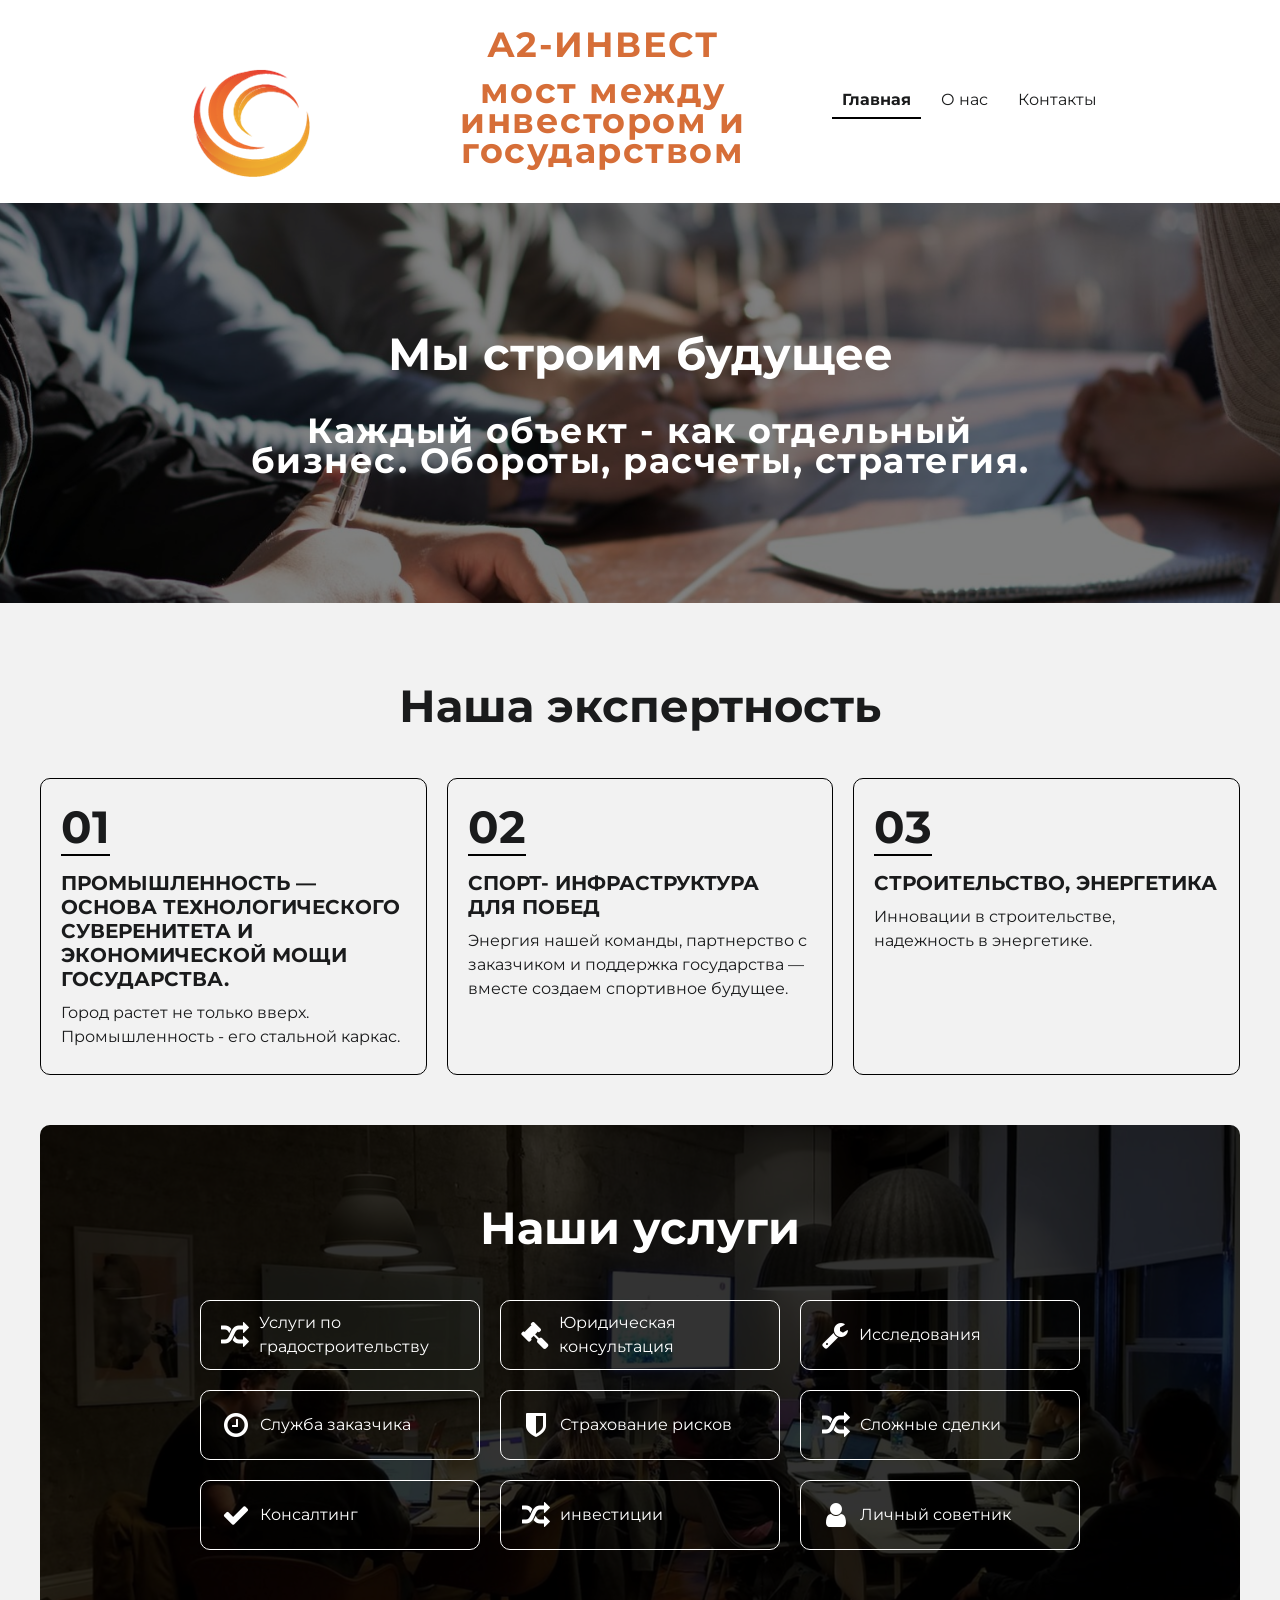
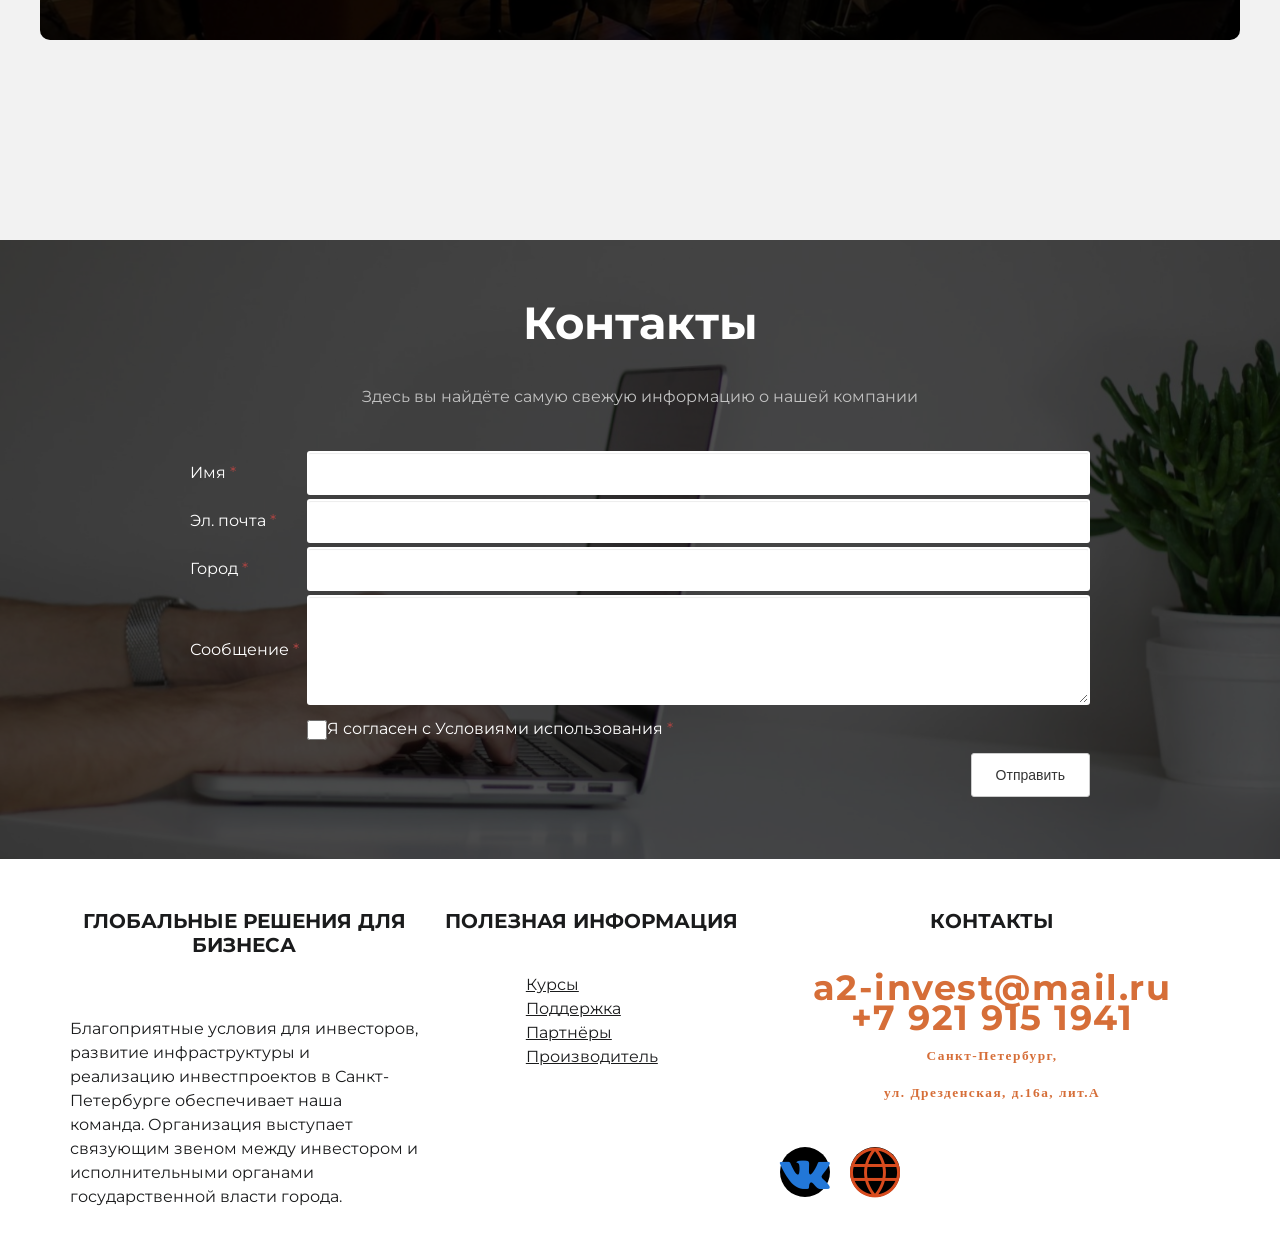
<file: index.html>
<!DOCTYPE html>
<html lang="ru">
<head>
	<script type="text/javascript">
			</script>
	<meta http-equiv="content-type" content="text/html; charset=utf-8" />
	<title>Home</title>
	<link rel="canonical" href="https://kuroshounen.github.io/a2-invest/" />
	
	
						<meta name="viewport" content="width=device-width, initial-scale=1" />
					<meta name="description" content="Главная" />
			<meta name="keywords" content="Главная" />
			
	<!-- Facebook Open Graph -->
		<meta property="og:title" content="Home" />
			<meta property="og:description" content="Главная" />
			<meta property="og:image" content="" />
			<meta property="og:type" content="article" />
			<meta property="og:url" content="https://kuroshounen.github.io/a2-invest/" />
		<!-- Facebook Open Graph end -->
			<script src="js/common-bundle.js?ts=20260801021831" type="text/javascript"></script>
	<link href="css/common-bundle.css?ts=20260801021831" rel="stylesheet" type="text/css" />
	<link href="https://fonts.googleapis.com/css?family=Montserrat:300,400,500,600,700,800,900&amp;subset=cyrillic,cyrillic-ext,latin,latin-ext,vietnamese" rel="stylesheet" type="text/css" />
	<link href="https://fonts.googleapis.com/css?family=Josefin+Sans:400,700&amp;subset=latin" rel="stylesheet" type="text/css" />
	<link href="css/a188dd95aa090019411fc98837eab82f-bundle.css?ts=20260801021831" rel="stylesheet" type="text/css" id="wb-page-stylesheet" />
	<link href="css/form-enhancements.css" rel="stylesheet" type="text/css" />
	<script src="js/contact-form.js" defer></script>
	
	<script type="text/javascript">
	window.useTrailingSlashes = true;
	window.disableRightClick = false;
	window.currLang = 'ru';
</script>
		
	<!--[if lt IE 9]>
	<script src="js/html5shiv.min.js"></script>
	<![endif]-->

		<script type="text/javascript">
		$(function () {
});    </script>
	<link rel="icon" href="gallery/%D0%B8%D0%B7%D0%BE%D0%B1%D1%80%D0%B0%D0%B6%D0%B5%D0%BD%D0%B8%D0%B5_2026-05-21_201111265.png" type="image/png" />
</head>


<body class="site site-lang-ru " ><div id="wb_root" class="root wb-layout-vertical"><div class="wb_sbg"></div><div id="wb_header_a188dd95aa090019411fc98837eab82f" class="wb_element wb-layout-element" data-plugin="LayoutElement"><div class="wb_content wb-layout-vertical"><div id="a188dd958a1d744b1ecef878c7823d18" class="wb_element wb-layout-element" data-plugin="LayoutElement"><div class="wb_content wb-layout-horizontal"><div id="a19fba6979e2003d29c641376cf5c8c0" class="wb_element wb-layout-element" data-plugin="LayoutElement"><div class="wb_content wb-layout-vertical"><div id="a19e4c6a087000b3f7cd7123d11c526f" class="wb_element wb_element_picture" data-plugin="Picture" title=""><div class="wb_picture_wrap"><div class="wb-picture-wrapper"><img loading="lazy" alt="" src="gallery/%D0%B8%D0%B7%D0%BE%D0%B1%D1%80%D0%B0%D0%B6%D0%B5%D0%BD%D0%B8%D0%B5_2026-05-21_201111265.png?ts=1785539912"></div></div></div></div></div><div id="a188dd958a1e00028cd2ea38dfb4ab5c" class="wb_element wb_text_element" data-plugin="TextArea" style=" line-height: normal;"><h5 class="wb-stl-subtitle"><strong>А2-ИНВЕСТ</strong></h5>

<p> </p>

<h5 class="wb-stl-subtitle">мост между инвестором и государством</h5>

<p> </p>
</div><div id="a188dd958a1e017088b33bbbfb213f91" class="wb_element wb-menu wb-prevent-layout-click" data-plugin="Menu"><ul class="hmenu" dir="ltr"><li class="wb_this_page_menu_item active"><a href="./">Главная</a></li><li><a href="О-нас/">О нас</a></li><li><a href="Контакты/">Контакты</a></li></ul><div class="clearfix"></div></div></div></div></div></div><div id="wb_main_a188dd95aa090019411fc98837eab82f" class="wb_element wb-layout-element" data-plugin="LayoutElement"><div class="wb_content wb-layout-vertical"><div id="a188dd958a1d02e1bc6ddf27165589a5" class="wb_element wb-layout-element" data-plugin="LayoutElement"><div class="wb_content wb-layout-horizontal"><div id="a188dd958a1d03b0fd6c0db6898e58f9" class="wb_element wb-layout-element" data-plugin="LayoutElement"><div class="wb_content wb-layout-vertical"><div id="a188dd958a1d04b7ea0931f607da17e1" class="wb_element wb_text_element" data-plugin="TextArea" style=" line-height: normal;"><h1 class="wb-stl-heading1" style="text-align: center;"><span style="color:rgba(255,255,255,1);">Мы строим будущее</span></h1>
</div><div id="a188dd958a1d05f8796da32c3ca2ae8d" class="wb_element wb_text_element" data-plugin="TextArea" style=" line-height: normal;"><h5 class="wb-stl-subtitle" style="text-align: center;"><span style="color:#ffffff;">Каждый объект - как отдельный бизнес. Обороты, расчеты, стратегия.</span></h5>
</div></div></div></div></div><div id="a188dd958a1d06d27447bf923eaed95f" class="wb_element wb-layout-element" data-plugin="LayoutElement"><div class="wb_content wb-layout-vertical"><div id="a188dd958a1d077663bced7298f49496" class="wb_element wb_text_element" data-plugin="TextArea" style=" line-height: normal;"><h1 class="wb-stl-heading1">Наша экспертность</h1>
</div><div id="a188dd958a1d0801a566b98644adb140" class="wb_element wb-layout-element" data-plugin="LayoutElement"><div class="wb_content wb-layout-horizontal"><div id="a188dd958a1d09e1186119eff9787fda" class="wb_element wb-layout-element" data-plugin="LayoutElement"><div class="wb_content wb-layout-vertical"><div id="a188dd958a1d0a7f010c9eb16dd7972c" class="wb_element wb-layout-element" data-plugin="LayoutElement"><div class="wb_content wb-layout-vertical"><div id="a188dd958a1d0b717a35c680bb00a360" class="wb_element wb_text_element" data-plugin="TextArea" style=" line-height: normal;"><h1 class="wb-stl-heading1">01</h1>
</div></div></div><div id="a188dd958a1d0c0e741d4192549f7033" class="wb_element wb_text_element" data-plugin="TextArea" style=" line-height: normal;"><h2 class="wb-stl-heading2">Промышленность — основа технологического суверенитета и экономической мощи государства.</h2>
</div><div id="a188dd958a1d0d08a821070fd8f31254" class="wb_element wb_text_element" data-plugin="TextArea" style=" line-height: normal;"><p class="wb-stl-normal">Город растет не только вверх. Промышленность - его стальной каркас.</p>
</div></div></div><div id="a188dd958a1d0ebb82e6923185e30c31" class="wb_element wb-layout-element" data-plugin="LayoutElement"><div class="wb_content wb-layout-vertical"><div id="a188dd958a1d0f4b83fe246a34b17cd0" class="wb_element wb-layout-element" data-plugin="LayoutElement"><div class="wb_content wb-layout-vertical"><div id="a188dd958a1d10044b3b46df08b4e695" class="wb_element wb_text_element" data-plugin="TextArea" style=" line-height: normal;"><h1 class="wb-stl-heading1">02</h1>
</div></div></div><div id="a188dd958a1d11068ddeb747a735b83c" class="wb_element wb_text_element" data-plugin="TextArea" style=" line-height: normal;"><h2 class="wb-stl-heading2">Спорт- инфраструктура для побед</h2>
</div><div id="a188dd958a1d12f0152c365272a37fef" class="wb_element wb_text_element" data-plugin="TextArea" style=" line-height: normal;"><p class="wb-stl-normal">Энергия нашей команды, партнерство с заказчиком и поддержка государства — вместе создаем спортивное будущее.</p>
</div></div></div><div id="a188dd958a1d13e078834a91e7b05190" class="wb_element wb-layout-element" data-plugin="LayoutElement"><div class="wb_content wb-layout-vertical"><div id="a188dd958a1d14436443e925b662dd73" class="wb_element wb-layout-element" data-plugin="LayoutElement"><div class="wb_content wb-layout-vertical"><div id="a188dd958a1d152beae7999a57507a33" class="wb_element wb_text_element" data-plugin="TextArea" style=" line-height: normal;"><h1 class="wb-stl-heading1">03</h1>
</div></div></div><div id="a188dd958a1d161e6259d41da0c13eeb" class="wb_element wb_text_element" data-plugin="TextArea" style=" line-height: normal;"><h2 class="wb-stl-heading2">строительство, энергетика</h2>
</div><div id="a188dd958a1d17e21fe95db5b5e53ce1" class="wb_element wb_text_element" data-plugin="TextArea" style=" line-height: normal;"><p class="wb-stl-normal">Инновации в строительстве, надежность в энергетике.<!--TgQPHd|||[]--><!--TgQPHd|||[]--><!--TgQPHd|||[]--></p>

<p><!--TgQPHd|||[]--></p>

<p><!--TgQPHd|||[]--></p>
</div></div></div></div></div><div id="a188dd958a1d18d8a1770632cbc75017" class="wb_element wb-layout-element" data-plugin="LayoutElement"><div class="wb_content wb-layout-vertical"><div id="a188dd958a1d199da1a40eb97f6af509" class="wb_element wb_text_element" data-plugin="TextArea" style=" line-height: normal;"><h1 class="wb-stl-heading1" style="text-align: center;"><span style="color:rgba(255,255,255,1);">Наши услуги</span></h1>
</div><div id="a188dd958a1d1b486f18f9e5055ce6a8" class="wb_element wb-layout-element" data-plugin="LayoutElement"><div class="wb_content wb-layout-horizontal"><div id="a188dd958a1d1cda79bee87af9bd9f88" class="wb_element wb-layout-element" data-plugin="LayoutElement"><div class="wb_content wb-layout-horizontal"><div id="a188dd958a1d1df091159c2c04536387" class="wb_element wb_element_picture" data-plugin="Picture" title=""><div class="wb_picture_wrap" style="height: 100%"><div class="wb-picture-wrapper" style="overflow: visible; display: flex"><svg xmlns="http://www.w3.org/2000/svg" width="28" viewBox="0 0 1793.982 1793.982" style="direction: ltr; color:#ffffff"><text x="1.501415" y="1537.02" font-size="1792" fill="currentColor" style='font-family: "FontAwesome"'></text></svg></div></div></div><div id="a188dd958a1d1e3434334338ab66a7e4" class="wb_element wb_text_element" data-plugin="TextArea" style=" line-height: normal;"><p class="wb-stl-normal"><span style="color:rgba(255,255,255,1);">Услуги по градостроительству</span></p>
</div></div></div><div id="a188dd958a1d1fe85d90869084f93afe" class="wb_element wb-layout-element" data-plugin="LayoutElement"><div class="wb_content wb-layout-horizontal"><div id="a188dd958a1d20d341e1cbbf66cfade0" class="wb_element wb_element_picture" data-plugin="Picture" title=""><div class="wb_picture_wrap" style="height: 100%"><div class="wb-picture-wrapper" style="overflow: visible; display: flex"><svg xmlns="http://www.w3.org/2000/svg" width="28" viewBox="0 0 1793.982 1793.982" style="direction: ltr; color:#ffffff"><text x="1.501415" y="1537.02" font-size="1792" fill="currentColor" style='font-family: "FontAwesome"'></text></svg></div></div></div><div id="a188dd958a1d21c2eca405aa40d83b88" class="wb_element wb_text_element" data-plugin="TextArea" style=" line-height: normal;"><p class="wb-stl-normal"><span style="color:rgba(255,255,255,1);">Юридическая консультация</span></p>
</div></div></div><div id="a188dd958a1d22c1a4a984b04325a92f" class="wb_element wb-layout-element" data-plugin="LayoutElement"><div class="wb_content wb-layout-horizontal"><div id="a188dd958a1d23ed18cbc524a1963106" class="wb_element wb_element_picture" data-plugin="Picture" title=""><div class="wb_picture_wrap" style="height: 100%"><div class="wb-picture-wrapper" style="overflow: visible; display: flex"><svg xmlns="http://www.w3.org/2000/svg" width="28" viewBox="0 0 1793.982 1793.982" style="direction: ltr; color:#ffffff"><text x="65.501415" y="1537.02" font-size="1792" fill="currentColor" style='font-family: "FontAwesome"'></text></svg></div></div></div><div id="a188dd958a1d248e5284c41dfda063e0" class="wb_element wb_text_element" data-plugin="TextArea" style=" line-height: normal;"><p class="wb-stl-normal"><span style="color:rgba(255,255,255,1);">Исследования</span></p>
</div></div></div><div id="a188dd958a1d25cec2a2858489b0982b" class="wb_element wb-layout-element" data-plugin="LayoutElement"><div class="wb_content wb-layout-horizontal"><div id="a188dd958a1d26fd84528732f803ff3d" class="wb_element wb_element_picture" data-plugin="Picture" title=""><div class="wb_picture_wrap" style="height: 100%"><div class="wb-picture-wrapper" style="overflow: visible; display: flex"><svg xmlns="http://www.w3.org/2000/svg" width="28" viewBox="0 0 1793.982 1793.982" style="direction: ltr; color:#ffffff"><text x="129.501415" y="1537.02" font-size="1792" fill="currentColor" style='font-family: "FontAwesome"'></text></svg></div></div></div><div id="a188dd958a1d27586c0ac4f0dfdbf853" class="wb_element wb_text_element" data-plugin="TextArea" style=" line-height: normal;"><p class="wb-stl-normal"><font color="#ffffff">Служба заказчика</font></p>
</div></div></div><div id="a188dd958a1d28065b29671c0eaa008d" class="wb_element wb-layout-element" data-plugin="LayoutElement"><div class="wb_content wb-layout-horizontal"><div id="a188dd958a1d298add06f04524feaf12" class="wb_element wb_element_picture" data-plugin="Picture" title=""><div class="wb_picture_wrap" style="height: 100%"><div class="wb-picture-wrapper" style="overflow: visible; display: flex"><svg xmlns="http://www.w3.org/2000/svg" width="28" viewBox="0 0 1793.982 1793.982" style="direction: ltr; color:#ffffff"><text x="257.501415" y="1537.02" font-size="1792" fill="currentColor" style='font-family: "FontAwesome"'></text></svg></div></div></div><div id="a188dd958a1d2a05ca34fe34cac0c9a8" class="wb_element wb_text_element" data-plugin="TextArea" style=" line-height: normal;"><p class="wb-stl-normal"><span style="color:rgba(255,255,255,1);">Страхование рисков</span></p>
</div></div></div><div id="a188dd958a1d2b14ab5b4ffdd4d5909f" class="wb_element wb-layout-element" data-plugin="LayoutElement"><div class="wb_content wb-layout-horizontal"><div id="a188dd958a1d2cc889320dca4970b40c" class="wb_element wb_element_picture" data-plugin="Picture" title=""><div class="wb_picture_wrap" style="height: 100%"><div class="wb-picture-wrapper" style="overflow: visible; display: flex"><svg xmlns="http://www.w3.org/2000/svg" width="28" viewBox="0 0 1793.982 1793.982" style="direction: ltr; color:#ffffff"><text x="1.501415" y="1537.02" font-size="1792" fill="currentColor" style='font-family: "FontAwesome"'></text></svg></div></div></div><div id="a188dd958a1d2d18756478865c06e4f0" class="wb_element wb_text_element" data-plugin="TextArea" style=" line-height: normal;"></div><div id="a19e4b7d01d300bae5a2575eeb4c044b" class="wb_element wb_text_element" data-plugin="TextArea" style=" line-height: normal;"><p class="wb-stl-normal"><font color="#ffffff">Сложные сделки</font></p>
</div></div></div><div id="a188dd958a1d2edcae4387dfd929e19e" class="wb_element wb-layout-element" data-plugin="LayoutElement"><div class="wb_content wb-layout-horizontal"><div id="a188dd958a1d2fddb37d5c1a40c4f648" class="wb_element wb_element_picture" data-plugin="Picture" title=""><div class="wb_picture_wrap" style="height: 100%"><div class="wb-picture-wrapper" style="overflow: visible; display: flex"><svg xmlns="http://www.w3.org/2000/svg" width="28" viewBox="0 0 1793.982 1793.982" style="direction: ltr; color:#ffffff"><text x="1.501415" y="1537.02" font-size="1792" fill="currentColor" style='font-family: "FontAwesome"'></text></svg></div></div></div><div id="a188dd958a1d30bcdcb31a72bf866499" class="wb_element wb_text_element" data-plugin="TextArea" style=" line-height: normal;"><p class="wb-stl-normal"><span style="color:rgba(255,255,255,1);">Консалтинг</span></p>
</div></div></div><div id="a188dd958a1d312640850935006d4b4a" class="wb_element wb-layout-element" data-plugin="LayoutElement"><div class="wb_content wb-layout-horizontal"><div id="a188dd958a1d32134fda7a2afa5978e4" class="wb_element wb_element_picture" data-plugin="Picture" title=""><div class="wb_picture_wrap" style="height: 100%"><div class="wb-picture-wrapper" style="overflow: visible; display: flex"><svg xmlns="http://www.w3.org/2000/svg" width="28" viewBox="0 0 1793.982 1793.982" style="direction: ltr; color:#ffffff"><text x="1.501415" y="1537.02" font-size="1792" fill="currentColor" style='font-family: "FontAwesome"'></text></svg></div></div></div><div id="a188dd958a1d336f495a826972dcc6c7" class="wb_element wb_text_element" data-plugin="TextArea" style=" line-height: normal;"><p class="wb-stl-normal"><span style="color:rgba(255,255,255,1);">инвестиции</span></p>
</div></div></div><div id="a188dd958a1d34e52818a0fa3477b1a2" class="wb_element wb-layout-element" data-plugin="LayoutElement"><div class="wb_content wb-layout-horizontal"><div id="a188dd958a1d3585b1af2d390f0327eb" class="wb_element wb_element_picture" data-plugin="Picture" title=""><div class="wb_picture_wrap" style="height: 100%"><div class="wb-picture-wrapper" style="overflow: visible; display: flex"><svg xmlns="http://www.w3.org/2000/svg" width="28" viewBox="0 0 1793.982 1793.982" style="direction: ltr; color:#ffffff"><text x="257.501415" y="1537.02" font-size="1792" fill="currentColor" style='font-family: "FontAwesome"'></text></svg></div></div></div><div id="a188dd958a1d36e40bf21e1d1b632858" class="wb_element wb_text_element" data-plugin="TextArea" style=" line-height: normal;"><p class="wb-stl-normal"><span style="color:rgba(255,255,255,1);">Личный советник</span></p>
</div></div></div></div></div></div></div></div></div><div id="a188dd958a1d37e34170282a80c025f3" class="wb_element wb-layout-element" data-plugin="LayoutElement"><div class="wb_content wb-layout-vertical"></div></div><div id="a188dd958a1d4c5e783082f4d488df57" class="wb_element wb-layout-element" data-plugin="LayoutElement"><div class="wb_content wb-layout-vertical"><div id="a188dd958a1d4d5b89ab28d634dac1a8" class="wb_element wb_text_element" data-plugin="TextArea" style=" line-height: normal;"><h1 class="wb-stl-heading1" style="text-align: center;"><span style="color:rgba(255,255,255,1);">Контакты</span></h1>
</div><div id="a188dd958a1d4e59c18be291c00459e1" class="wb_element wb_text_element" data-plugin="TextArea" style=" line-height: normal;"><p class="wb-stl-normal" style="text-align: center;"><span style="color:rgba(194,194,194,1);">Здесь вы найдёте самую свежую информацию о нашей компании</span></p>
</div><div id="a188dd958a1d4fb79ede267c8f8f210d" class="wb_element" data-plugin="Form"><form id="contact-form" class="wb_form wb_mob_form wb_form_ltr wb_form_vertical js-contact-form" method="post" action="https://formsubmit.co/a2-invest@mail.ru" aria-labelledby="a188dd958a1d4d5b89ab28d634dac1a8"><div class="hpc-field" aria-hidden="true"><label for="cf-honey">Не заполняйте это поле</label><input type="text" id="cf-honey" name="_honey" tabindex="-1" autocomplete="off" value=""></div><table><tr><th><label for="cf-name">Имя<span class="text-danger" aria-hidden="true">&nbsp;*</span></label></th><td><div><input class="form-control form-field" id="cf-name" type="text" name="name" value="" placeholder="" maxlength="255" autocomplete="name" enterkeyhint="next" required data-error="cf-name-error"><span id="cf-name-error" class="form-error-msg">Укажите ваше имя.</span></div></td></tr><tr><th><label for="cf-email">Эл. почта<span class="text-danger" aria-hidden="true">&nbsp;*</span></label></th><td><div><input class="form-control form-field" id="cf-email" type="email" name="email" value="" placeholder="" maxlength="255" autocomplete="email" autocorrect="off" autocapitalize="none" spellcheck="false" enterkeyhint="next" required data-error="cf-email-error"><span id="cf-email-error" class="form-error-msg">Введите корректный адрес электронной почты.</span></div></td></tr><tr><th><label for="cf-city">Город<span class="text-danger" aria-hidden="true">&nbsp;*</span></label></th><td><div><input class="form-control form-field" id="cf-city" type="text" name="city" value="" placeholder="" maxlength="255" autocomplete="address-level2" enterkeyhint="next" required data-error="cf-city-error"><span id="cf-city-error" class="form-error-msg">Укажите город.</span></div></td></tr><tr class="area-row"><th><label for="cf-message">Сообщение<span class="text-danger" aria-hidden="true">&nbsp;*</span></label></th><td><div><textarea class="form-control form-field form-area-field" id="cf-message" rows="4" placeholder="" name="message" required data-error="cf-message-error"></textarea><span id="cf-message-error" class="form-error-msg">Введите текст сообщения.</span></div></td></tr><tr><th></th><td><div class="checkbox-wrap"><label class="checkbox-label" for="cf-terms"><input class="form-control form-field" id="cf-terms" type="checkbox" value="1" name="terms" required data-error="cf-terms-error"><span>Я согласен с Условиями использования<span class="text-danger" aria-hidden="true">&nbsp;*</span></span></label><span id="cf-terms-error" class="form-error-msg">Необходимо согласие с Условиями использования.</span></div></td></tr><tr class="form-footer"><td colspan="2" class="text-right"><button type="submit" class="btn btn-default"><span>Отправить</span></button></td></tr></table></form><div class="form-status" role="status" aria-live="polite"></div></div></div></div></div></div><div id="wb_footer_a188dd95aa090019411fc98837eab82f" class="wb_element wb-layout-element" data-plugin="LayoutElement"><div class="wb_content wb-layout-vertical"><div id="a188dd958a1e09f35c9f303fe1774afc" class="wb_element wb-layout-element" data-plugin="LayoutElement"><div class="wb_content wb-layout-horizontal"><div id="a188dd958a1e0acc2ee45366bdd7464a" class="wb_element wb-layout-element" data-plugin="LayoutElement"><div class="wb_content wb-layout-vertical"><div id="a188dd958a1e0b355b948dc82b2d085b" class="wb_element wb_text_element" data-plugin="TextArea" style=" line-height: normal;"><h2 class="wb-stl-heading2" style="text-align: center;">Глобальные решения для бизнеса</h2>
</div><div id="a188dd958a1e0c6800c7c67182521753" class="wb_element wb_text_element" data-plugin="TextArea" style=" line-height: normal;"></div><div id="a19fba1fd8f300b370415d1b8081f95c" class="wb_element wb_text_element" data-plugin="TextArea" style=" line-height: normal;"><p class="wb-stl-normal">Благоприятные условия для инвесторов, развитие инфраструктуры и реализацию инвестпроектов в Санкт-Петербурге обеспечивает наша команда. Организация выступает связующим звеном между инвестором и исполнительными органами государственной власти города.</p>
</div></div></div><div id="a188dd958a1e0d457f9b56d2817a264b" class="wb_element wb-layout-element" data-plugin="LayoutElement"><div class="wb_content wb-layout-vertical"><div id="a188dd958a1e0e81d2ee0d7a6f489822" class="wb_element wb_text_element" data-plugin="TextArea" style=" line-height: normal;"><h2 class="wb-stl-heading2" style="text-align: center;">Полезная информация</h2>
</div><div id="a188dd958a1e0f463715eb6547e899b1" class="wb_element wb_text_element" data-plugin="TextArea" style=" line-height: normal;"><p class="wb-stl-normal"><a href="">Курсы</a></p>

<p class="wb-stl-normal"><a href="">Поддержка</a></p>

<p class="wb-stl-normal"><a href=""><span style="background-color: transparent;">Партнёры</span></a></p>

<p class="wb-stl-normal"><a href="">Производитель</a></p>
</div></div></div><div id="a188dd958a1e10349a2f36a5d8a2d829" class="wb_element wb-layout-element" data-plugin="LayoutElement"><div class="wb_content wb-layout-vertical"><div id="a188dd958a1e114ca4a91b768baa31a0" class="wb_element wb_text_element" data-plugin="TextArea" style=" line-height: normal;"><h2 class="wb-stl-heading2"><strong>Контакты</strong></h2>
</div><div id="a188dd958a1e1224139d58307e52751a" class="wb_element wb_text_element" data-plugin="TextArea" style=" line-height: normal;"><h5 class="wb-stl-subtitle"><strong>a2-invest@mail.ru</strong></h5>

<h5 class="wb-stl-subtitle"><strong><span dir="ltr" style="direction: ltr;"><span dir="ltr" style="direction: ltr;"><span dir="ltr" style="direction: ltr;"><span dir="ltr" style="direction: ltr;"><span dir="ltr" style="direction: ltr;"><span dir="ltr" style="direction: ltr;"><span dir="ltr" style="direction: ltr;"><span dir="ltr" style="direction: ltr;"><span dir="ltr" style="direction: ltr;"><span dir="ltr" style="direction: ltr;"><span dir="ltr" style="direction: ltr;"><span dir="ltr" style="direction: ltr;"><span dir="ltr" style="direction: ltr;"><span dir="ltr" style="direction: ltr;"><span dir="ltr" style="direction: ltr;"><span dir="ltr" style="direction: ltr;"><span dir="ltr" style="direction: ltr;"><span dir="ltr" style="direction: ltr;"><span dir="ltr" style="direction: ltr;"><span dir="ltr" style="direction: ltr;"><span dir="ltr" style="direction: ltr;"><span dir="ltr" style="direction: ltr;"><span dir="ltr" style="direction: ltr;"><span dir="ltr" style="direction: ltr;"><span dir="ltr" style="direction: ltr;"><span dir="ltr" style="direction: ltr;"><span dir="ltr" style="direction: ltr;"><span dir="ltr" style="direction: ltr;">+7 921 915 1941</span></span></span></span></span></span></span></span></span></span></span></span></span></span></span></span></span></span></span></span></span></span></span></span></span></span></span></span></strong></h5>

<h5 class="wb-stl-subtitle"><strong><span style="font-size:10.0pt"><span style="line-height:107%"><span style='font-family:"Montserrat SemiBold"'>Санкт-Петербург, </span></span></span></strong></h5>

<h5 class="wb-stl-subtitle"><strong><span style="font-size:10.0pt"><span style="line-height:107%"><span style='font-family:"Montserrat SemiBold"'>ул. Дрезденская, д.16а, лит.А</span></span></span></strong></h5>
</div><div id="a188dd958a1e1310dd88c43bb6a86b66" class="wb_element wb-layout-element" data-plugin="LayoutElement"><div class="wb_content wb-layout-horizontal"><div id="a188dd958a1e1654123dbaca629fafe2" class="wb_element wb-layout-element" data-plugin="LayoutElement"><div class="wb_content wb-layout-horizontal"><div id="a19fba31aa7300b2cb2a659f73504eef" class="wb_element wb_element_picture" data-plugin="Picture" title=""><div class="wb_picture_wrap" style="height: 100%"><div class="wb-picture-wrapper" style="overflow: visible; display: flex"><svg xmlns="http://www.w3.org/2000/svg" width="100%" viewBox="0 0 1921.02083 1793.982" style="direction: ltr; color:#2277d8"><text x="1.02083" y="1537.02" font-size="1792" fill="currentColor" style='font-family: "FontAwesome"'></text></svg></div></div></div></div></div><div id="a188dd958a1e18b6cedc50360d73f747" class="wb_element wb-layout-element" data-plugin="LayoutElement"><div class="wb_content wb-layout-horizontal"><div id="a19fba34907c005aa8c7aed0efad2439" class="wb_element wb_element_picture" data-plugin="Picture" title=""><div class="wb_picture_wrap" style="height: 100%"><div class="wb-picture-wrapper" style="overflow: visible; display: flex"><svg xmlns="http://www.w3.org/2000/svg" width="100%" viewBox="0 0 1024 1024" style="direction: ltr; color:#d94b1e"><text x="0" y="960" font-size="1024" fill="currentColor" style='font-family: "builder-ui-icons-plugins"'></text></svg></div></div></div></div></div></div></div></div></div></div></div><div id="wb_footer_c" class="wb_element" data-plugin="WB_Footer" style="text-align: center; width: 100%;"><div class="wb_footer"></div><script type="text/javascript">
			$(function() {
				var footer = $(".wb_footer");
				var html = (footer.html() + "").replace(/^\s+|\s+$/g, "");
				if (!html) {
					footer.parent().remove();
					footer = $("#footer, #footer .wb_cont_inner");
					footer.css({height: ""});
				}
			});
			</script></div></div></div></div></body>
</html>
</file>
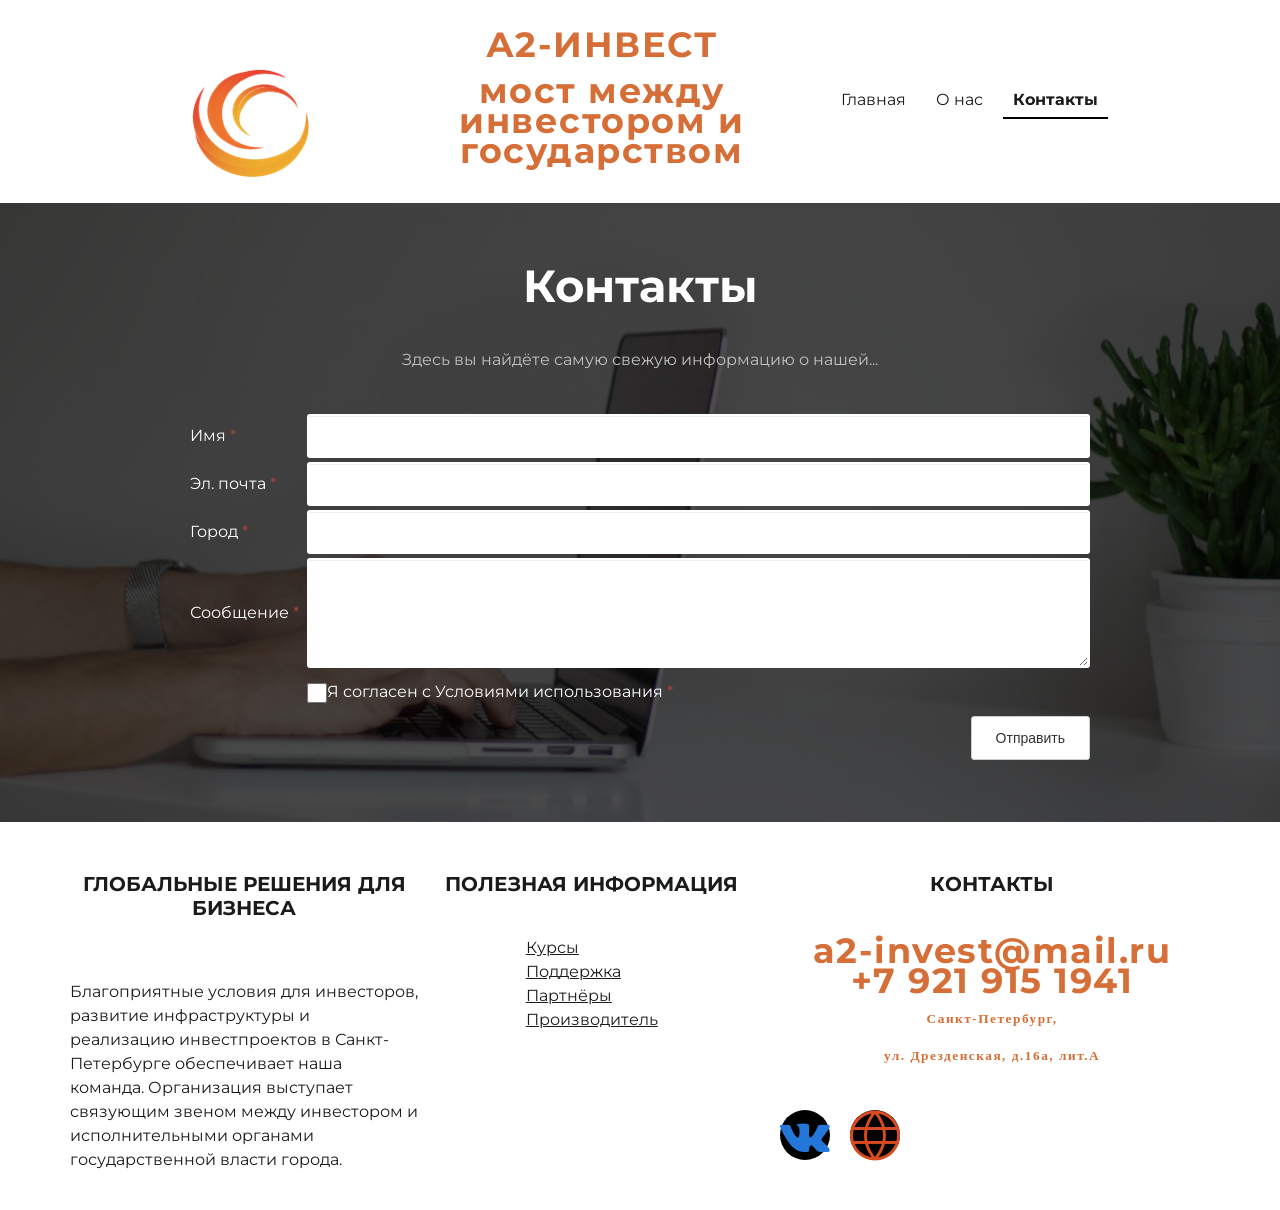
<file: Контакты/index.html>
<!DOCTYPE html>
<html lang="ru">
<head>
	<script type="text/javascript">
			</script>
	<meta http-equiv="content-type" content="text/html; charset=utf-8" />
	<title>Contacts</title>
	<link rel="canonical" href="https://kuroshounen.github.io/a2-invest/Контакты/" />
	
	
						<meta name="viewport" content="width=device-width, initial-scale=1" />
					<meta name="description" content="Контакты" />
			<meta name="keywords" content="Контакты" />
			
	<!-- Facebook Open Graph -->
		<meta property="og:title" content="Contacts" />
			<meta property="og:description" content="Контакты" />
			<meta property="og:image" content="" />
			<meta property="og:type" content="article" />
			<meta property="og:url" content="https://kuroshounen.github.io/a2-invest/Контакты/" />
		<!-- Facebook Open Graph end -->
			<script src="../js/common-bundle.js?ts=20260801021831" type="text/javascript"></script>
	<link href="../css/common-bundle.css?ts=20260801021831" rel="stylesheet" type="text/css" />
	<link href="https://fonts.googleapis.com/css?family=Montserrat:300,400,500,600,700,800,900&amp;subset=cyrillic,cyrillic-ext,latin,latin-ext,vietnamese" rel="stylesheet" type="text/css" />
	<link href="https://fonts.googleapis.com/css?family=Josefin+Sans:400,700&amp;subset=latin" rel="stylesheet" type="text/css" />
	<link href="../css/a188dd95aa0902e81ad5682465403d19-bundle.css?ts=20260801021831" rel="stylesheet" type="text/css" id="wb-page-stylesheet" />
	<link href="../css/form-enhancements.css" rel="stylesheet" type="text/css" />
	<script src="../js/contact-form.js" defer></script>
	
	<script type="text/javascript">
	window.useTrailingSlashes = true;
	window.disableRightClick = false;
	window.currLang = 'ru';
</script>
		
	<!--[if lt IE 9]>
	<script src="../js/html5shiv.min.js"></script>
	<![endif]-->

		<script type="text/javascript">
		$(function () {
});    </script>
	<link rel="icon" href="../gallery/%D0%B8%D0%B7%D0%BE%D0%B1%D1%80%D0%B0%D0%B6%D0%B5%D0%BD%D0%B8%D0%B5_2026-05-21_201111265.png" type="image/png" />
</head>


<body class="site site-lang-ru " ><div id="wb_root" class="root wb-layout-vertical"><div class="wb_sbg"></div><div id="wb_header_a188dd95aa0902e81ad5682465403d19" class="wb_element wb-layout-element" data-plugin="LayoutElement"><div class="wb_content wb-layout-vertical"><div id="a188dd958a1d744b1ecef878c7823d18" class="wb_element wb-layout-element" data-plugin="LayoutElement"><div class="wb_content wb-layout-horizontal"><div id="a19fba6979e2003d29c641376cf5c8c0" class="wb_element wb-layout-element" data-plugin="LayoutElement"><div class="wb_content wb-layout-vertical"><div id="a19e4c6a087000b3f7cd7123d11c526f" class="wb_element wb_element_picture" data-plugin="Picture" title=""><div class="wb_picture_wrap"><div class="wb-picture-wrapper"><img loading="lazy" alt="" src="../gallery/%D0%B8%D0%B7%D0%BE%D0%B1%D1%80%D0%B0%D0%B6%D0%B5%D0%BD%D0%B8%D0%B5_2026-05-21_201111265.png?ts=1785539912"></div></div></div></div></div><div id="a188dd958a1e00028cd2ea38dfb4ab5c" class="wb_element wb_text_element" data-plugin="TextArea" style=" line-height: normal;"><h5 class="wb-stl-subtitle"><strong>А2-ИНВЕСТ</strong></h5>

<p> </p>

<h5 class="wb-stl-subtitle">мост между инвестором и государством</h5>

<p> </p>
</div><div id="a188dd958a1e017088b33bbbfb213f91" class="wb_element wb-menu wb-prevent-layout-click" data-plugin="Menu"><ul class="hmenu" dir="ltr"><li><a href="../">Главная</a></li><li><a href="../О-нас/">О нас</a></li><li class="wb_this_page_menu_item active"><a href="./">Контакты</a></li></ul><div class="clearfix"></div></div></div></div></div></div><div id="wb_main_a188dd95aa0902e81ad5682465403d19" class="wb_element wb-layout-element" data-plugin="LayoutElement"><div class="wb_content wb-layout-vertical"><div id="a188dd958a1e038f3ce0bc56e937b961" class="wb_element wb-layout-element" data-plugin="LayoutElement"><div class="wb_content wb-layout-vertical"><div id="a188dd958a1e045c1e6ca99aed364c5f" class="wb_element wb_text_element" data-plugin="TextArea" style=" line-height: normal;"><h1 class="wb-stl-heading1" style="text-align: center;"><span style="color:rgba(255,255,255,1);">Контакты</span></h1>
</div><div id="a188dd958a1e05a0acd72c485428f314" class="wb_element wb_text_element" data-plugin="TextArea" style=" line-height: normal;"><p class="wb-stl-normal" style="text-align: center;"><span style="color:rgba(194,194,194,1);">Здесь вы найдёте самую свежую информацию о нашей...</span></p>
</div><div id="a188dd958a1e06ae4872d78dae723eb5" class="wb_element" data-plugin="Form"><form id="contact-form" class="wb_form wb_mob_form wb_form_ltr wb_form_vertical js-contact-form" method="post" action="https://formsubmit.co/a2-invest@mail.ru" aria-labelledby="a188dd958a1e045c1e6ca99aed364c5f"><div class="hpc-field" aria-hidden="true"><label for="cf-honey">Не заполняйте это поле</label><input type="text" id="cf-honey" name="_honey" tabindex="-1" autocomplete="off" value=""></div><table><tr><th><label for="cf-name">Имя<span class="text-danger" aria-hidden="true">&nbsp;*</span></label></th><td><div><input class="form-control form-field" id="cf-name" type="text" name="name" value="" placeholder="" maxlength="255" autocomplete="name" enterkeyhint="next" required data-error="cf-name-error"><span id="cf-name-error" class="form-error-msg">Укажите ваше имя.</span></div></td></tr><tr><th><label for="cf-email">Эл. почта<span class="text-danger" aria-hidden="true">&nbsp;*</span></label></th><td><div><input class="form-control form-field" id="cf-email" type="email" name="email" value="" placeholder="" maxlength="255" autocomplete="email" autocorrect="off" autocapitalize="none" spellcheck="false" enterkeyhint="next" required data-error="cf-email-error"><span id="cf-email-error" class="form-error-msg">Введите корректный адрес электронной почты.</span></div></td></tr><tr><th><label for="cf-city">Город<span class="text-danger" aria-hidden="true">&nbsp;*</span></label></th><td><div><input class="form-control form-field" id="cf-city" type="text" name="city" value="" placeholder="" maxlength="255" autocomplete="address-level2" enterkeyhint="next" required data-error="cf-city-error"><span id="cf-city-error" class="form-error-msg">Укажите город.</span></div></td></tr><tr class="area-row"><th><label for="cf-message">Сообщение<span class="text-danger" aria-hidden="true">&nbsp;*</span></label></th><td><div><textarea class="form-control form-field form-area-field" id="cf-message" rows="4" placeholder="" name="message" required data-error="cf-message-error"></textarea><span id="cf-message-error" class="form-error-msg">Введите текст сообщения.</span></div></td></tr><tr><th></th><td><div class="checkbox-wrap"><label class="checkbox-label" for="cf-terms"><input class="form-control form-field" id="cf-terms" type="checkbox" value="1" name="terms" required data-error="cf-terms-error"><span>Я согласен с Условиями использования<span class="text-danger" aria-hidden="true">&nbsp;*</span></span></label><span id="cf-terms-error" class="form-error-msg">Необходимо согласие с Условиями использования.</span></div></td></tr><tr class="form-footer"><td colspan="2" class="text-right"><button type="submit" class="btn btn-default"><span>Отправить</span></button></td></tr></table></form><div class="form-status" role="status" aria-live="polite"></div></div></div></div></div></div><div id="wb_footer_a188dd95aa0902e81ad5682465403d19" class="wb_element wb-layout-element" data-plugin="LayoutElement"><div class="wb_content wb-layout-vertical"><div id="a188dd958a1e09f35c9f303fe1774afc" class="wb_element wb-layout-element" data-plugin="LayoutElement"><div class="wb_content wb-layout-horizontal"><div id="a188dd958a1e0acc2ee45366bdd7464a" class="wb_element wb-layout-element" data-plugin="LayoutElement"><div class="wb_content wb-layout-vertical"><div id="a188dd958a1e0b355b948dc82b2d085b" class="wb_element wb_text_element" data-plugin="TextArea" style=" line-height: normal;"><h2 class="wb-stl-heading2" style="text-align: center;">Глобальные решения для бизнеса</h2>
</div><div id="a188dd958a1e0c6800c7c67182521753" class="wb_element wb_text_element" data-plugin="TextArea" style=" line-height: normal;"></div><div id="a19fba1fd8f300b370415d1b8081f95c" class="wb_element wb_text_element" data-plugin="TextArea" style=" line-height: normal;"><p class="wb-stl-normal">Благоприятные условия для инвесторов, развитие инфраструктуры и реализацию инвестпроектов в Санкт-Петербурге обеспечивает наша команда. Организация выступает связующим звеном между инвестором и исполнительными органами государственной власти города.</p>
</div></div></div><div id="a188dd958a1e0d457f9b56d2817a264b" class="wb_element wb-layout-element" data-plugin="LayoutElement"><div class="wb_content wb-layout-vertical"><div id="a188dd958a1e0e81d2ee0d7a6f489822" class="wb_element wb_text_element" data-plugin="TextArea" style=" line-height: normal;"><h2 class="wb-stl-heading2" style="text-align: center;">Полезная информация</h2>
</div><div id="a188dd958a1e0f463715eb6547e899b1" class="wb_element wb_text_element" data-plugin="TextArea" style=" line-height: normal;"><p class="wb-stl-normal"><a href="">Курсы</a></p>

<p class="wb-stl-normal"><a href="">Поддержка</a></p>

<p class="wb-stl-normal"><a href=""><span style="background-color: transparent;">Партнёры</span></a></p>

<p class="wb-stl-normal"><a href="">Производитель</a></p>
</div></div></div><div id="a188dd958a1e10349a2f36a5d8a2d829" class="wb_element wb-layout-element" data-plugin="LayoutElement"><div class="wb_content wb-layout-vertical"><div id="a188dd958a1e114ca4a91b768baa31a0" class="wb_element wb_text_element" data-plugin="TextArea" style=" line-height: normal;"><h2 class="wb-stl-heading2"><strong>Контакты</strong></h2>
</div><div id="a188dd958a1e1224139d58307e52751a" class="wb_element wb_text_element" data-plugin="TextArea" style=" line-height: normal;"><h5 class="wb-stl-subtitle"><strong>a2-invest@mail.ru</strong></h5>

<h5 class="wb-stl-subtitle"><strong><span dir="ltr" style="direction: ltr;"><span dir="ltr" style="direction: ltr;"><span dir="ltr" style="direction: ltr;"><span dir="ltr" style="direction: ltr;"><span dir="ltr" style="direction: ltr;"><span dir="ltr" style="direction: ltr;"><span dir="ltr" style="direction: ltr;"><span dir="ltr" style="direction: ltr;"><span dir="ltr" style="direction: ltr;"><span dir="ltr" style="direction: ltr;"><span dir="ltr" style="direction: ltr;"><span dir="ltr" style="direction: ltr;"><span dir="ltr" style="direction: ltr;"><span dir="ltr" style="direction: ltr;"><span dir="ltr" style="direction: ltr;"><span dir="ltr" style="direction: ltr;"><span dir="ltr" style="direction: ltr;"><span dir="ltr" style="direction: ltr;"><span dir="ltr" style="direction: ltr;"><span dir="ltr" style="direction: ltr;"><span dir="ltr" style="direction: ltr;"><span dir="ltr" style="direction: ltr;"><span dir="ltr" style="direction: ltr;"><span dir="ltr" style="direction: ltr;"><span dir="ltr" style="direction: ltr;"><span dir="ltr" style="direction: ltr;"><span dir="ltr" style="direction: ltr;"><span dir="ltr" style="direction: ltr;">+7 921 915 1941</span></span></span></span></span></span></span></span></span></span></span></span></span></span></span></span></span></span></span></span></span></span></span></span></span></span></span></span></strong></h5>

<h5 class="wb-stl-subtitle"><strong><span style="font-size:10.0pt"><span style="line-height:107%"><span style='font-family:"Montserrat SemiBold"'>Санкт-Петербург, </span></span></span></strong></h5>

<h5 class="wb-stl-subtitle"><strong><span style="font-size:10.0pt"><span style="line-height:107%"><span style='font-family:"Montserrat SemiBold"'>ул. Дрезденская, д.16а, лит.А</span></span></span></strong></h5>
</div><div id="a188dd958a1e1310dd88c43bb6a86b66" class="wb_element wb-layout-element" data-plugin="LayoutElement"><div class="wb_content wb-layout-horizontal"><div id="a188dd958a1e1654123dbaca629fafe2" class="wb_element wb-layout-element" data-plugin="LayoutElement"><div class="wb_content wb-layout-horizontal"><div id="a19fba31aa7300b2cb2a659f73504eef" class="wb_element wb_element_picture" data-plugin="Picture" title=""><div class="wb_picture_wrap" style="height: 100%"><div class="wb-picture-wrapper" style="overflow: visible; display: flex"><svg xmlns="http://www.w3.org/2000/svg" width="100%" viewBox="0 0 1921.02083 1793.982" style="direction: ltr; color:#2277d8"><text x="1.02083" y="1537.02" font-size="1792" fill="currentColor" style='font-family: "FontAwesome"'></text></svg></div></div></div></div></div><div id="a188dd958a1e18b6cedc50360d73f747" class="wb_element wb-layout-element" data-plugin="LayoutElement"><div class="wb_content wb-layout-horizontal"><div id="a19fba34907c005aa8c7aed0efad2439" class="wb_element wb_element_picture" data-plugin="Picture" title=""><div class="wb_picture_wrap" style="height: 100%"><div class="wb-picture-wrapper" style="overflow: visible; display: flex"><svg xmlns="http://www.w3.org/2000/svg" width="100%" viewBox="0 0 1024 1024" style="direction: ltr; color:#d94b1e"><text x="0" y="960" font-size="1024" fill="currentColor" style='font-family: "builder-ui-icons-plugins"'></text></svg></div></div></div></div></div></div></div></div></div></div></div><div id="wb_footer_c" class="wb_element" data-plugin="WB_Footer" style="text-align: center; width: 100%;"><div class="wb_footer"></div><script type="text/javascript">
			$(function() {
				var footer = $(".wb_footer");
				var html = (footer.html() + "").replace(/^\s+|\s+$/g, "");
				if (!html) {
					footer.parent().remove();
					footer = $("#footer, #footer .wb_cont_inner");
					footer.css({height: ""});
				}
			});
			</script></div></div></div></div></body>
</html>
</file>
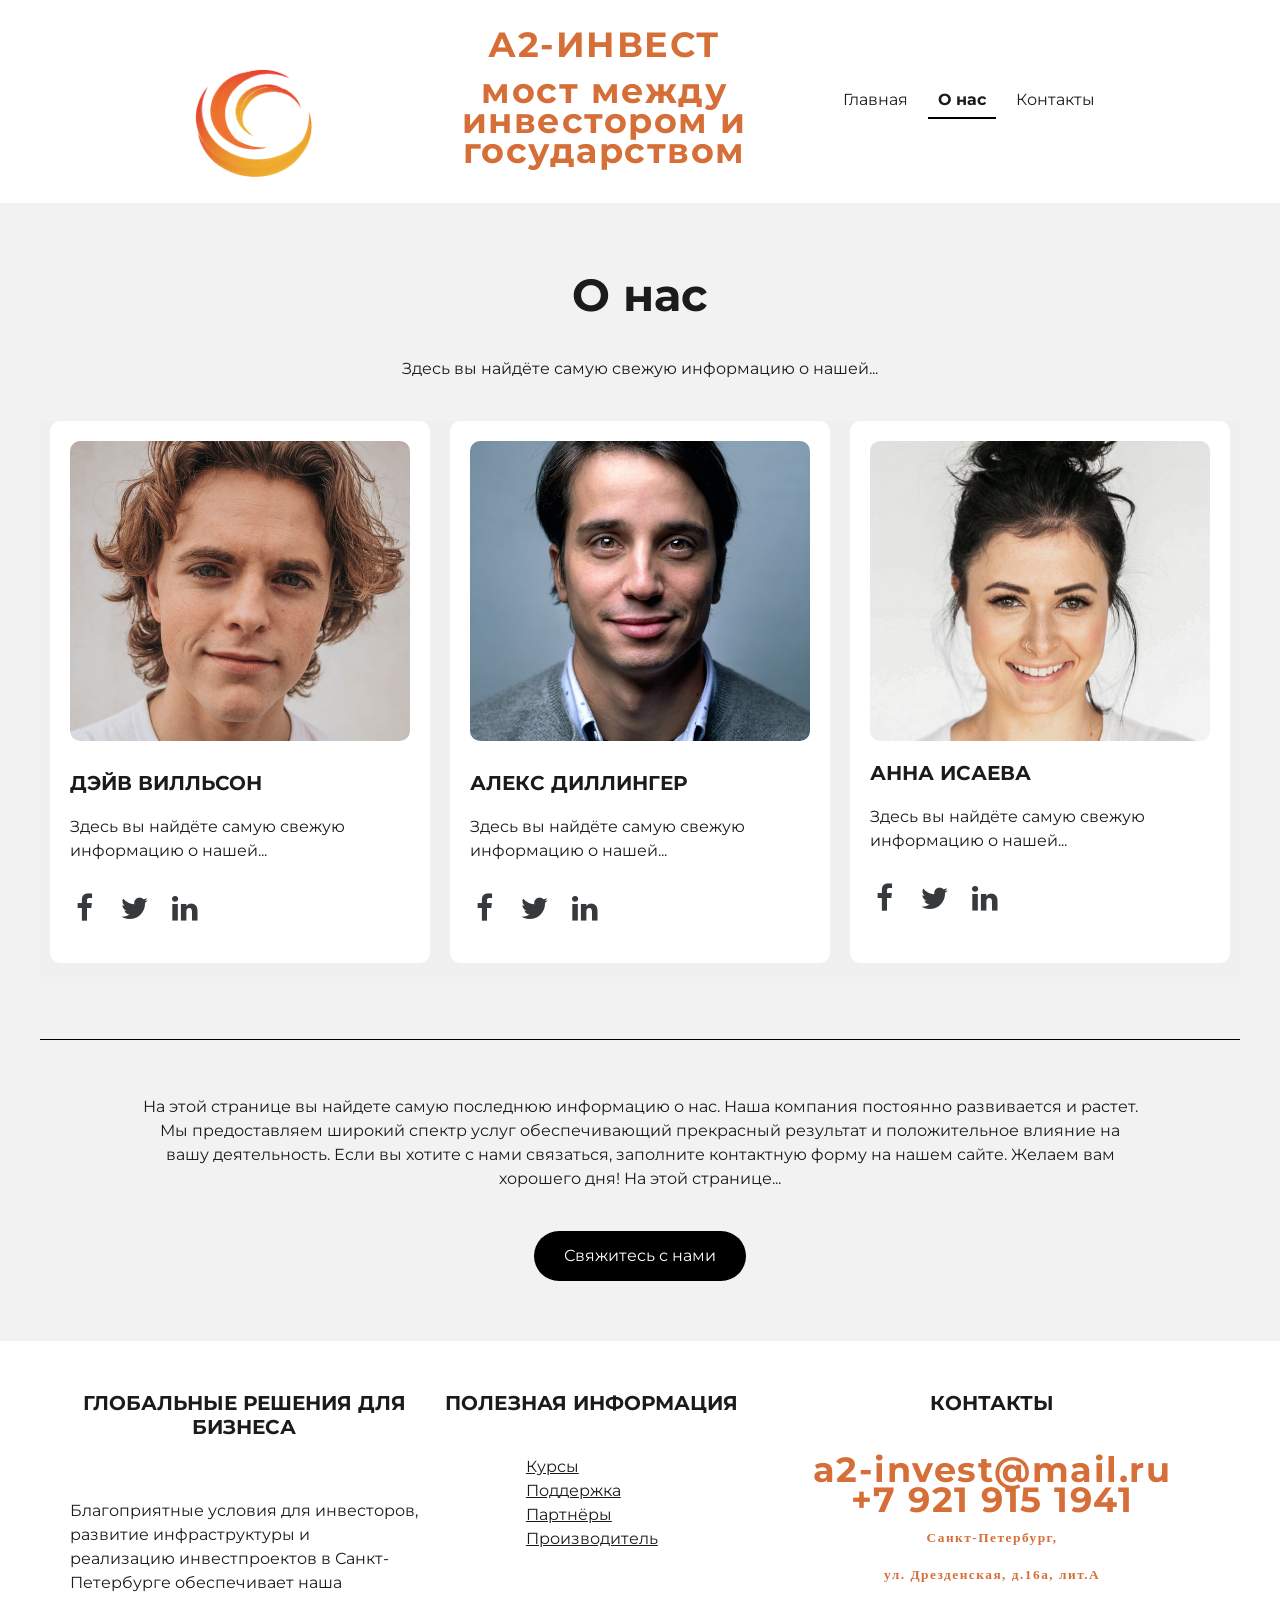
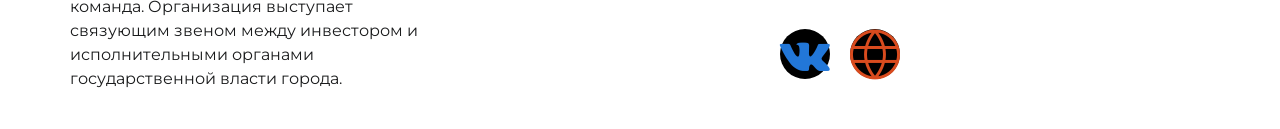
<file: О-нас/index.html>
<!DOCTYPE html>
<html lang="ru">
<head>
	<script type="text/javascript">
			</script>
	<meta http-equiv="content-type" content="text/html; charset=utf-8" />
	<title>About</title>
	<link rel="canonical" href="https://kuroshounen.github.io/a2-invest/О-нас/" />
	
	
						<meta name="viewport" content="width=device-width, initial-scale=1" />
					<meta name="description" content="О нас" />
			<meta name="keywords" content="О нас" />
			
	<!-- Facebook Open Graph -->
		<meta property="og:title" content="About" />
			<meta property="og:description" content="О нас" />
			<meta property="og:image" content="" />
			<meta property="og:type" content="article" />
			<meta property="og:url" content="https://kuroshounen.github.io/a2-invest/О-нас/" />
		<!-- Facebook Open Graph end -->
			<script src="../js/common-bundle.js?ts=20260801021831" type="text/javascript"></script>
	<link href="../css/common-bundle.css?ts=20260801021831" rel="stylesheet" type="text/css" />
	<link href="https://fonts.googleapis.com/css?family=Montserrat:300,400,500,600,700,800,900&amp;subset=cyrillic,cyrillic-ext,latin,latin-ext,vietnamese" rel="stylesheet" type="text/css" />
	<link href="https://fonts.googleapis.com/css?family=Josefin+Sans:400,700&amp;subset=latin" rel="stylesheet" type="text/css" />
	<link href="../css/a188dd95aa090170006c3873ad65e1fd-bundle.css?ts=20260801021831" rel="stylesheet" type="text/css" id="wb-page-stylesheet" />
	
	<script type="text/javascript">
	window.useTrailingSlashes = true;
	window.disableRightClick = false;
	window.currLang = 'ru';
</script>
		
	<!--[if lt IE 9]>
	<script src="../js/html5shiv.min.js"></script>
	<![endif]-->

		<script type="text/javascript">
		$(function () {
});    </script>
	<link rel="icon" href="../gallery/%D0%B8%D0%B7%D0%BE%D0%B1%D1%80%D0%B0%D0%B6%D0%B5%D0%BD%D0%B8%D0%B5_2026-05-21_201111265.png" type="image/png" />
</head>


<body class="site site-lang-ru " ><div id="wb_root" class="root wb-layout-vertical"><div class="wb_sbg"></div><div id="wb_header_a188dd95aa090170006c3873ad65e1fd" class="wb_element wb-layout-element" data-plugin="LayoutElement"><div class="wb_content wb-layout-vertical"><div id="a188dd958a1d744b1ecef878c7823d18" class="wb_element wb-layout-element" data-plugin="LayoutElement"><div class="wb_content wb-layout-horizontal"><div id="a19fba6979e2003d29c641376cf5c8c0" class="wb_element wb-layout-element" data-plugin="LayoutElement"><div class="wb_content wb-layout-vertical"><div id="a19e4c6a087000b3f7cd7123d11c526f" class="wb_element wb_element_picture" data-plugin="Picture" title=""><div class="wb_picture_wrap"><div class="wb-picture-wrapper"><img loading="lazy" alt="" src="../gallery/%D0%B8%D0%B7%D0%BE%D0%B1%D1%80%D0%B0%D0%B6%D0%B5%D0%BD%D0%B8%D0%B5_2026-05-21_201111265.png?ts=1785539912"></div></div></div></div></div><div id="a188dd958a1e00028cd2ea38dfb4ab5c" class="wb_element wb_text_element" data-plugin="TextArea" style=" line-height: normal;"><h5 class="wb-stl-subtitle"><strong>А2-ИНВЕСТ</strong></h5>

<p> </p>

<h5 class="wb-stl-subtitle">мост между инвестором и государством</h5>

<p> </p>
</div><div id="a188dd958a1e017088b33bbbfb213f91" class="wb_element wb-menu wb-prevent-layout-click" data-plugin="Menu"><ul class="hmenu" dir="ltr"><li><a href="../">Главная</a></li><li class="wb_this_page_menu_item active"><a href="./">О нас</a></li><li><a href="../Контакты/">Контакты</a></li></ul><div class="clearfix"></div></div></div></div></div></div><div id="wb_main_a188dd95aa090170006c3873ad65e1fd" class="wb_element wb-layout-element" data-plugin="LayoutElement"><div class="wb_content wb-layout-vertical"><div id="a188dd958a1d53ef7d7e75946ab3d4bc" class="wb_element wb_text_element" data-plugin="TextArea" style=" line-height: normal;"><h1 class="wb-stl-heading1" style="text-align: center;">О нас</h1>
</div><div id="a188dd958a1d54efb7527d27868ca3c3" class="wb_element wb_text_element" data-plugin="TextArea" style=" line-height: normal;"><p class="wb-stl-normal" style="text-align: center;">Здесь вы найдёте самую свежую информацию о нашей...</p>
</div><div id="a188dd958a1d55906bd8339fe7e00896" class="wb_element wb-layout-element" data-plugin="LayoutElement"><div class="wb_content wb-layout-horizontal"><div id="a188dd958a1d56bd2706cb184fe726de" class="wb_element wb-layout-element" data-plugin="LayoutElement"><div class="wb_content wb-layout-vertical"><div id="a188dd958a1d57388706cbabf7e71a44" class="wb_element wb-layout-element" data-plugin="LayoutElement"><div class="wb_content wb-layout-vertical"></div></div><div id="a188dd958a1d58c8ed3602fc6fa2effa" class="wb_element wb_text_element" data-plugin="TextArea" style=" line-height: normal;"><h2 class="wb-stl-heading2">Дэйв Вилльсон</h2>
</div><div id="a188dd958a1d5954f20025ecfce9a371" class="wb_element wb_text_element" data-plugin="TextArea" style=" line-height: normal;"><p class="wb-stl-normal">Здесь вы найдёте самую свежую информацию о нашей...</p>
</div><div id="a188dd958a1d5a3bd5f1032b97a5f9cc" class="wb_element wb-layout-element" data-plugin="LayoutElement"><div class="wb_content wb-layout-horizontal"><div id="a188dd958a1d5b8627745917457ffaf2" class="wb_element wb_element_picture" data-plugin="Picture" title=""><div class="wb_picture_wrap" style="height: 100%"><div class="wb-picture-wrapper" style="overflow: visible; display: flex"><a href="../"><svg xmlns="http://www.w3.org/2000/svg" width="30" viewBox="0 0 1793.982 1793.982" style="direction: ltr; color:#363a3d"><text x="385.501415" y="1537.02" font-size="1792" fill="currentColor" style='font-family: "FontAwesome"'></text></svg></a></div></div></div><div id="a188dd958a1d5cc21a74e0299a9945ce" class="wb_element wb_element_picture" data-plugin="Picture" title=""><div class="wb_picture_wrap" style="height: 100%"><div class="wb-picture-wrapper" style="overflow: visible; display: flex"><a href="../"><svg xmlns="http://www.w3.org/2000/svg" width="30" viewBox="0 0 1793.982 1793.982" style="direction: ltr; color:#363a3d"><text x="65.501415" y="1537.02" font-size="1792" fill="currentColor" style='font-family: "FontAwesome"'></text></svg></a></div></div></div><div id="a188dd958a1d5da2be7fe2e5ec3e14da" class="wb_element wb_element_picture" data-plugin="Picture" title=""><div class="wb_picture_wrap" style="height: 100%"><div class="wb-picture-wrapper" style="overflow: visible; display: flex"><a href="../"><svg xmlns="http://www.w3.org/2000/svg" width="30" viewBox="0 0 1793.982 1793.982" style="direction: ltr; color:#363a3d"><text x="129.501415" y="1537.02" font-size="1792" fill="currentColor" style='font-family: "FontAwesome"'></text></svg></a></div></div></div></div></div></div></div><div id="a188dd958a1d5ebf2da7135195cb2e6e" class="wb_element wb-layout-element" data-plugin="LayoutElement"><div class="wb_content wb-layout-vertical"><div id="a188dd958a1d5f7d8b72a57279c2d82d" class="wb_element wb-layout-element" data-plugin="LayoutElement"><div class="wb_content wb-layout-vertical"></div></div><div id="a188dd958a1d607f9a41d7f6f553507d" class="wb_element wb_text_element" data-plugin="TextArea" style=" line-height: normal;"><h2 class="wb-stl-heading2">Алекс Диллингер</h2>
</div><div id="a188dd958a1d6113a06e36ca5b199016" class="wb_element wb_text_element" data-plugin="TextArea" style=" line-height: normal;"><p class="wb-stl-normal">Здесь вы найдёте самую свежую информацию о нашей...</p>
</div><div id="a188dd958a1d628bfe36a83cf786ace2" class="wb_element wb-layout-element" data-plugin="LayoutElement"><div class="wb_content wb-layout-horizontal"><div id="a188dd958a1d6398ccd1bcf6d5fac853" class="wb_element wb_element_picture" data-plugin="Picture" title=""><div class="wb_picture_wrap" style="height: 100%"><div class="wb-picture-wrapper" style="overflow: visible; display: flex"><a href="../"><svg xmlns="http://www.w3.org/2000/svg" width="30" viewBox="0 0 1793.982 1793.982" style="direction: ltr; color:#363a3d"><text x="385.501415" y="1537.02" font-size="1792" fill="currentColor" style='font-family: "FontAwesome"'></text></svg></a></div></div></div><div id="a188dd958a1d642a258cb95d7f1a4894" class="wb_element wb_element_picture" data-plugin="Picture" title=""><div class="wb_picture_wrap" style="height: 100%"><div class="wb-picture-wrapper" style="overflow: visible; display: flex"><a href="../"><svg xmlns="http://www.w3.org/2000/svg" width="30" viewBox="0 0 1793.982 1793.982" style="direction: ltr; color:#363a3d"><text x="65.501415" y="1537.02" font-size="1792" fill="currentColor" style='font-family: "FontAwesome"'></text></svg></a></div></div></div><div id="a188dd958a1d65c7a4ea961a8bcef975" class="wb_element wb_element_picture" data-plugin="Picture" title=""><div class="wb_picture_wrap" style="height: 100%"><div class="wb-picture-wrapper" style="overflow: visible; display: flex"><a href="../"><svg xmlns="http://www.w3.org/2000/svg" width="30" viewBox="0 0 1793.982 1793.982" style="direction: ltr; color:#363a3d"><text x="129.501415" y="1537.02" font-size="1792" fill="currentColor" style='font-family: "FontAwesome"'></text></svg></a></div></div></div></div></div></div></div><div id="a188dd958a1d66fc2d52b94b3d86c063" class="wb_element wb-layout-element" data-plugin="LayoutElement"><div class="wb_content wb-layout-vertical"><div id="a188dd958a1d6774dd794019560cef9b" class="wb_element wb-layout-element" data-plugin="LayoutElement"><div class="wb_content wb-layout-vertical"></div></div><div id="a188dd958a1d689ce502847da87f6453" class="wb_element wb_text_element" data-plugin="TextArea" style=" line-height: normal;"><h2 class="wb-stl-heading2">Анна Исаева</h2>
</div><div id="a188dd958a1d699bbeb12bfa02171cc3" class="wb_element wb_text_element" data-plugin="TextArea" style=" line-height: normal;"><p class="wb-stl-normal">Здесь вы найдёте самую свежую информацию о нашей...</p>
</div><div id="a188dd958a1d6ab21d2eb8f295f052c2" class="wb_element wb-layout-element" data-plugin="LayoutElement"><div class="wb_content wb-layout-horizontal"><div id="a188dd958a1d6b407fe49c926e7e74b3" class="wb_element wb_element_picture" data-plugin="Picture" title=""><div class="wb_picture_wrap" style="height: 100%"><div class="wb-picture-wrapper" style="overflow: visible; display: flex"><a href="../"><svg xmlns="http://www.w3.org/2000/svg" width="30" viewBox="0 0 1793.982 1793.982" style="direction: ltr; color:#363a3d"><text x="385.501415" y="1537.02" font-size="1792" fill="currentColor" style='font-family: "FontAwesome"'></text></svg></a></div></div></div><div id="a188dd958a1d6c83bff5897343be1273" class="wb_element wb_element_picture" data-plugin="Picture" title=""><div class="wb_picture_wrap" style="height: 100%"><div class="wb-picture-wrapper" style="overflow: visible; display: flex"><a href="../"><svg xmlns="http://www.w3.org/2000/svg" width="30" viewBox="0 0 1793.982 1793.982" style="direction: ltr; color:#363a3d"><text x="65.501415" y="1537.02" font-size="1792" fill="currentColor" style='font-family: "FontAwesome"'></text></svg></a></div></div></div><div id="a188dd958a1d6d5b8138754c98bf8313" class="wb_element wb_element_picture" data-plugin="Picture" title=""><div class="wb_picture_wrap" style="height: 100%"><div class="wb-picture-wrapper" style="overflow: visible; display: flex"><a href="../"><svg xmlns="http://www.w3.org/2000/svg" width="30" viewBox="0 0 1793.982 1793.982" style="direction: ltr; color:#363a3d"><text x="129.501415" y="1537.02" font-size="1792" fill="currentColor" style='font-family: "FontAwesome"'></text></svg></a></div></div></div></div></div></div></div></div></div><div id="a188dd958a1d6e3a56c3f2c106f39ddf" class="wb_element wb-elm-orient-horizontal" data-plugin="Line"><div class="wb-elm-line"></div></div><div id="a188dd958a1d6f03f50c08742543d684" class="wb_element wb_text_element" data-plugin="TextArea" style=" line-height: normal;"><p class="wb-stl-normal" style="text-align: center;">На этой странице вы найдете самую последнюю информацию о нас. Наша компания постоянно развивается и растет.
Мы предоставляем широкий спектр услуг обеспечивающий прекрасный результат и положительное влияние на вашу деятельность.
Если вы хотите с нами связаться, заполните контактную форму на нашем сайте. Желаем вам хорошего дня! На этой странице...</p>
</div><div id="a188dd958a1d70d3f395a34a5b98444b" class="wb_element" data-plugin="Button"><a class="wb_button" href="../Контакты/#contact-form"><span>Свяжитесь с нами</span></a></div></div></div><div id="wb_footer_a188dd95aa090170006c3873ad65e1fd" class="wb_element wb-layout-element" data-plugin="LayoutElement"><div class="wb_content wb-layout-vertical"><div id="a188dd958a1e09f35c9f303fe1774afc" class="wb_element wb-layout-element" data-plugin="LayoutElement"><div class="wb_content wb-layout-horizontal"><div id="a188dd958a1e0acc2ee45366bdd7464a" class="wb_element wb-layout-element" data-plugin="LayoutElement"><div class="wb_content wb-layout-vertical"><div id="a188dd958a1e0b355b948dc82b2d085b" class="wb_element wb_text_element" data-plugin="TextArea" style=" line-height: normal;"><h2 class="wb-stl-heading2" style="text-align: center;">Глобальные решения для бизнеса</h2>
</div><div id="a188dd958a1e0c6800c7c67182521753" class="wb_element wb_text_element" data-plugin="TextArea" style=" line-height: normal;"></div><div id="a19fba1fd8f300b370415d1b8081f95c" class="wb_element wb_text_element" data-plugin="TextArea" style=" line-height: normal;"><p class="wb-stl-normal">Благоприятные условия для инвесторов, развитие инфраструктуры и реализацию инвестпроектов в Санкт-Петербурге обеспечивает наша команда. Организация выступает связующим звеном между инвестором и исполнительными органами государственной власти города.</p>
</div></div></div><div id="a188dd958a1e0d457f9b56d2817a264b" class="wb_element wb-layout-element" data-plugin="LayoutElement"><div class="wb_content wb-layout-vertical"><div id="a188dd958a1e0e81d2ee0d7a6f489822" class="wb_element wb_text_element" data-plugin="TextArea" style=" line-height: normal;"><h2 class="wb-stl-heading2" style="text-align: center;">Полезная информация</h2>
</div><div id="a188dd958a1e0f463715eb6547e899b1" class="wb_element wb_text_element" data-plugin="TextArea" style=" line-height: normal;"><p class="wb-stl-normal"><a href="">Курсы</a></p>

<p class="wb-stl-normal"><a href="">Поддержка</a></p>

<p class="wb-stl-normal"><a href=""><span style="background-color: transparent;">Партнёры</span></a></p>

<p class="wb-stl-normal"><a href="">Производитель</a></p>
</div></div></div><div id="a188dd958a1e10349a2f36a5d8a2d829" class="wb_element wb-layout-element" data-plugin="LayoutElement"><div class="wb_content wb-layout-vertical"><div id="a188dd958a1e114ca4a91b768baa31a0" class="wb_element wb_text_element" data-plugin="TextArea" style=" line-height: normal;"><h2 class="wb-stl-heading2"><strong>Контакты</strong></h2>
</div><div id="a188dd958a1e1224139d58307e52751a" class="wb_element wb_text_element" data-plugin="TextArea" style=" line-height: normal;"><h5 class="wb-stl-subtitle"><strong>a2-invest@mail.ru</strong></h5>

<h5 class="wb-stl-subtitle"><strong><span dir="ltr" style="direction: ltr;"><span dir="ltr" style="direction: ltr;"><span dir="ltr" style="direction: ltr;"><span dir="ltr" style="direction: ltr;"><span dir="ltr" style="direction: ltr;"><span dir="ltr" style="direction: ltr;"><span dir="ltr" style="direction: ltr;"><span dir="ltr" style="direction: ltr;"><span dir="ltr" style="direction: ltr;"><span dir="ltr" style="direction: ltr;"><span dir="ltr" style="direction: ltr;"><span dir="ltr" style="direction: ltr;"><span dir="ltr" style="direction: ltr;"><span dir="ltr" style="direction: ltr;"><span dir="ltr" style="direction: ltr;"><span dir="ltr" style="direction: ltr;"><span dir="ltr" style="direction: ltr;"><span dir="ltr" style="direction: ltr;"><span dir="ltr" style="direction: ltr;"><span dir="ltr" style="direction: ltr;"><span dir="ltr" style="direction: ltr;"><span dir="ltr" style="direction: ltr;"><span dir="ltr" style="direction: ltr;"><span dir="ltr" style="direction: ltr;"><span dir="ltr" style="direction: ltr;"><span dir="ltr" style="direction: ltr;"><span dir="ltr" style="direction: ltr;"><span dir="ltr" style="direction: ltr;">+7 921 915 1941</span></span></span></span></span></span></span></span></span></span></span></span></span></span></span></span></span></span></span></span></span></span></span></span></span></span></span></span></strong></h5>

<h5 class="wb-stl-subtitle"><strong><span style="font-size:10.0pt"><span style="line-height:107%"><span style='font-family:"Montserrat SemiBold"'>Санкт-Петербург, </span></span></span></strong></h5>

<h5 class="wb-stl-subtitle"><strong><span style="font-size:10.0pt"><span style="line-height:107%"><span style='font-family:"Montserrat SemiBold"'>ул. Дрезденская, д.16а, лит.А</span></span></span></strong></h5>
</div><div id="a188dd958a1e1310dd88c43bb6a86b66" class="wb_element wb-layout-element" data-plugin="LayoutElement"><div class="wb_content wb-layout-horizontal"><div id="a188dd958a1e1654123dbaca629fafe2" class="wb_element wb-layout-element" data-plugin="LayoutElement"><div class="wb_content wb-layout-horizontal"><div id="a19fba31aa7300b2cb2a659f73504eef" class="wb_element wb_element_picture" data-plugin="Picture" title=""><div class="wb_picture_wrap" style="height: 100%"><div class="wb-picture-wrapper" style="overflow: visible; display: flex"><svg xmlns="http://www.w3.org/2000/svg" width="100%" viewBox="0 0 1921.02083 1793.982" style="direction: ltr; color:#2277d8"><text x="1.02083" y="1537.02" font-size="1792" fill="currentColor" style='font-family: "FontAwesome"'></text></svg></div></div></div></div></div><div id="a188dd958a1e18b6cedc50360d73f747" class="wb_element wb-layout-element" data-plugin="LayoutElement"><div class="wb_content wb-layout-horizontal"><div id="a19fba34907c005aa8c7aed0efad2439" class="wb_element wb_element_picture" data-plugin="Picture" title=""><div class="wb_picture_wrap" style="height: 100%"><div class="wb-picture-wrapper" style="overflow: visible; display: flex"><svg xmlns="http://www.w3.org/2000/svg" width="100%" viewBox="0 0 1024 1024" style="direction: ltr; color:#d94b1e"><text x="0" y="960" font-size="1024" fill="currentColor" style='font-family: "builder-ui-icons-plugins"'></text></svg></div></div></div></div></div></div></div></div></div></div></div><div id="wb_footer_c" class="wb_element" data-plugin="WB_Footer" style="text-align: center; width: 100%;"><div class="wb_footer"></div><script type="text/javascript">
			$(function() {
				var footer = $(".wb_footer");
				var html = (footer.html() + "").replace(/^\s+|\s+$/g, "");
				if (!html) {
					footer.parent().remove();
					footer = $("#footer, #footer .wb_cont_inner");
					footer.css({height: ""});
				}
			});
			</script></div></div></div></div></body>
</html>
</file>
<file: css/a188dd95aa090019411fc98837eab82f-bundle.css>
body{background-color:#fff0}body.site:before{background:#fff0 none repeat scroll left top}.wb_sbg{background:#fff0 none repeat-x scroll left top}.site-lang-ru .wb_cont_inner{width:360px;height:100%}.site-lang-ru .wb_cont_bg{width:360px;margin-left:-180px}.site-lang-ru .root{min-height:100%;height:auto}#a19e4c6a087000b3f7cd7123d11c526f{opacity:1;box-sizing:border-box;width:100%;height:auto;min-width:117px;max-width:117px;margin:27px 10px 10px 10px;flex:1 1 auto}#a19e4c6a087000b3f7cd7123d11c526f .wb-picture-wrapper{border-radius:0 0 0 0;-moz-border-radius:0 0 0 0;-webkit-border-radius:0 0 0 0;border:5px none #d1d1d1}#a19e4c6a087000b3f7cd7123d11c526f img{width:100%;height:auto}#a19e4c6a087000b3f7cd7123d11c526f>.wb_picture_wrap>.wb-picture-wrapper{text-shadow:none;box-shadow:none}#a19fba6979e2003d29c641376cf5c8c0{width:19.85%;height:158px;max-width:100%;flex:0 0 auto}#a19fba6979e2003d29c641376cf5c8c0>.wb_content{min-width:20px;min-height:20px;padding:10px 10px 11px 10px;border:0 none #000;-moz-border-radius:0 0 0 0;-webkit-border-radius:0 0 0 0;border-radius:0 0 0 0;background:#fff0 none repeat scroll left top;background-size:auto auto;opacity:1;justify-items:flex-start;align-items:flex-start;justify-content:flex-start;align-content:stretch;flex-wrap:nowrap;text-shadow:none;box-shadow:none}#a188dd958a1e00028cd2ea38dfb4ab5c p:last-child{margin-bottom:0}#a188dd958a1e00028cd2ea38dfb4ab5c{opacity:1;width:34.35%;height:auto;max-width:734px;margin:10px 10px 0 10px;flex:0 0 auto;text-shadow:none;box-shadow:none}#a188dd958a1e017088b33bbbfb213f91{width:auto;height:auto;max-width:100%;margin:10px 10px 10px 10px;flex:0 0 auto;text-shadow:none;box-shadow:none}#a188dd958a1e017088b33bbbfb213f91 ul{background:#fff0 none repeat left top}#a188dd958a1e017088b33bbbfb213f91 ul,#a188dd958a1e017088b33bbbfb213f91-det ul{border:0 none #000}#a188dd958a1e017088b33bbbfb213f91,#a188dd958a1e017088b33bbbfb213f91 ul,#a188dd958a1e017088b33bbbfb213f91-det ul,#a188dd958a1e017088b33bbbfb213f91,#a188dd958a1e017088b33bbbfb213f91 ul li,#a188dd958a1e017088b33bbbfb213f91-det ul li{text-align:right}#a188dd958a1e017088b33bbbfb213f91,#a188dd958a1e017088b33bbbfb213f91 ul[dir="rtl"],#a188dd958a1e017088b33bbbfb213f91-det ul[dir="rtl"],#a188dd958a1e017088b33bbbfb213f91,#a188dd958a1e017088b33bbbfb213f91 ul[dir="rtl"] li,#a188dd958a1e017088b33bbbfb213f91-det ul[dir="rtl"] li{text-align:left}#a188dd958a1e017088b33bbbfb213f91,#a188dd958a1e017088b33bbbfb213f91 ul li ul,#a188dd958a1e017088b33bbbfb213f91 ul li ul a,#a188dd958a1e017088b33bbbfb213f91-det ul li ul,#a188dd958a1e017088b33bbbfb213f91-det ul li ul a{text-align:right!important}#a188dd958a1e017088b33bbbfb213f91,#a188dd958a1e017088b33bbbfb213f91 ul[dir="rtl"] li ul,#a188dd958a1e017088b33bbbfb213f91 ul[dir="rtl"] li ul a,#a188dd958a1e017088b33bbbfb213f91-det ul[dir="rtl"] li ul,#a188dd958a1e017088b33bbbfb213f91-det ul[dir="rtl"] li ul a{text-align:left!important}#a188dd958a1e017088b33bbbfb213f91 ul[dir="rtl"] li ul,#a188dd958a1e017088b33bbbfb213f91-det ul[dir="rtl"] li ul{padding:inherit}#a188dd958a1e017088b33bbbfb213f91 .vmenu[dir="rtl"]>li>ul,#a188dd958a1e017088b33bbbfb213f91 .hmenu[dir="rtl"]>li>ul{left:auto}#a188dd958a1e017088b33bbbfb213f91 .vmenu[dir="rtl"]>li>ul ul,#a188dd958a1e017088b33bbbfb213f91 .hmenu[dir="rtl"]>li>ul ul{left:auto;right:100%}#a188dd958a1e017088b33bbbfb213f91 ul ul,#a188dd958a1e017088b33bbbfb213f91-det ul{background:#000 none repeat left top}#a188dd958a1e017088b33bbbfb213f91:not(.collapse-expanded) .vmenu ul li,#a188dd958a1e017088b33bbbfb213f91-det.vmenu:not(.collapse-expanded) ul li,#a188dd958a1e017088b33bbbfb213f91:not(.collapse-expanded) .hmenu ul li{width:320px;max-width:320px}#a188dd958a1e017088b33bbbfb213f91:not(.collapse-expanded) .vmenu ul li a,#a188dd958a1e017088b33bbbfb213f91-det.vmenu:not(.collapse-expanded) ul li a,#a188dd958a1e017088b33bbbfb213f91:not(.collapse-expanded) .hmenu ul li a{max-width:320px}#a188dd958a1e017088b33bbbfb213f91 .vmenu ul a,#a188dd958a1e017088b33bbbfb213f91-det.vmenu:not(.collapse-expanded) ul a,#a188dd958a1e017088b33bbbfb213f91 .hmenu ul a{white-space:nowrap}#a188dd958a1e017088b33bbbfb213f91 li,#a188dd958a1e017088b33bbbfb213f91-det li{margin:10px 0 10px 10px}#a188dd958a1e017088b33bbbfb213f91 li a,#a188dd958a1e017088b33bbbfb213f91-det li a{padding:10px 10px 10px 10px;border:0 none #000;font-style:normal normal;font:normal normal 16px 'Montserrat',Arial,sans-serif;font-family:'Montserrat',Arial,sans-serif;color:#1a1b1c;text-decoration:none;line-height:14px;text-transform:none;background:#fff0 none repeat left top}#a188dd958a1e017088b33bbbfb213f91 li ul li,#a188dd958a1e017088b33bbbfb213f91-det li ul li{margin:10px 0 10px 10px}#a188dd958a1e017088b33bbbfb213f91 li ul li a,#a188dd958a1e017088b33bbbfb213f91-det li ul li a{padding:10px 10px 10px 10px;border:0 none #000;font-style:normal normal;font:normal normal 16px 'Montserrat',Arial,sans-serif;font-family:'Montserrat',Arial,sans-serif;color:#1a1b1c;text-decoration:none;line-height:14px;text-transform:none;background:#fff0 none repeat left top}#a188dd958a1e017088b33bbbfb213f91 li.over>a,#a188dd958a1e017088b33bbbfb213f91 li:hover>a,#a188dd958a1e017088b33bbbfb213f91 li:focus>a,#a188dd958a1e017088b33bbbfb213f91-det li.over>a,#a188dd958a1e017088b33bbbfb213f91-det li:hover>a,#a188dd958a1e017088b33bbbfb213f91-det li:focus>a{border-top:0 none #000;border-right:0 none #000;border-bottom:2px solid #cfcfcf;border-left:0 none #000;font-style:normal normal;font:normal normal 16px 'Montserrat',Arial,sans-serif;font-family:'Montserrat',Arial,sans-serif;color:gray;text-decoration:none;line-height:14px;background:#fff0 none no-repeat center bottom}#a188dd958a1e017088b33bbbfb213f91 li ul li.over>a,#a188dd958a1e017088b33bbbfb213f91 li ul li:hover>a,#a188dd958a1e017088b33bbbfb213f91 li ul li:focus>a,#a188dd958a1e017088b33bbbfb213f91-det li ul li.over>a,#a188dd958a1e017088b33bbbfb213f91-det li ul li:hover>a,#a188dd958a1e017088b33bbbfb213f91-det li ul li:focus>a{border-top:0 none #000;border-right:0 none #000;border-bottom:2px solid #cfcfcf;border-left:0 none #000}#a188dd958a1e017088b33bbbfb213f91 li.active>a,#a188dd958a1e017088b33bbbfb213f91-det li.active>a{border-top:0 none #000;border-right:0 none #000;border-bottom:2px solid #000;border-left:0 none #000;font-style:normal bold;font:normal bold 16px 'Montserrat',Arial,sans-serif;font-family:'Montserrat',Arial,sans-serif;color:#1a1b1c;text-decoration:none;line-height:14px;background:#fff0 none no-repeat center bottom}#a188dd958a1e017088b33bbbfb213f91 li ul li.active>a,#a188dd958a1e017088b33bbbfb213f91-det li ul li.active>a{border-top:0 none #000;border-right:0 none #000;border-bottom:2px solid #000;border-left:0 none #000;font-style:normal bold;font:normal bold 16px 'Montserrat',Arial,sans-serif;font-family:'Montserrat',Arial,sans-serif;color:#1a1b1c;text-decoration:none;line-height:14px;background:#fff0 none no-repeat center bottom}#a188dd958a1e017088b33bbbfb213f91 li ul li.over>a,#a188dd958a1e017088b33bbbfb213f91 li ul li:hover>a,#a188dd958a1e017088b33bbbfb213f91 li ul li:focus>a,#a188dd958a1e017088b33bbbfb213f91-det li ul li.over>a,#a188dd958a1e017088b33bbbfb213f91-det li ul li:hover>a,#a188dd958a1e017088b33bbbfb213f91-det li ul li:focus>a{font-style:normal normal;font:normal normal 16px 'Montserrat',Arial,sans-serif;font-family:'Montserrat',Arial,sans-serif;color:gray;text-decoration:none;line-height:14px;background:#fff0 none no-repeat center bottom}#a188dd958a1e017088b33bbbfb213f91:not(.collapse-expanded) .vmenu ul.open-left,#a188dd958a1e017088b33bbbfb213f91:not(.collapse-expanded) .hmenu ul.open-left{left:auto;right:100%}#a188dd958a1e017088b33bbbfb213f91:not(.collapse-expanded) .hmenu>li>ul.open-left{left:auto;right:0}#a188dd958a1d744b1ecef878c7823d18{width:100%;height:auto;min-height:194px;max-width:1200px;flex:0 0 auto}#a188dd958a1d744b1ecef878c7823d18>.wb_content{min-width:20px;min-height:20px;padding:10px 10px 11px 10px;border:0 none #000;-moz-border-radius:0 0 0 0;-webkit-border-radius:0 0 0 0;border-radius:0 0 0 0;background:#fff0 none repeat scroll left top;background-size:auto auto;opacity:1;justify-items:center;align-items:center;justify-content:center;align-content:space-around;flex-wrap:wrap;text-shadow:none;box-shadow:none}#wb_header_a188dd95aa090019411fc98837eab82f{width:100%;height:auto;max-width:100%;flex:0 0 auto}#wb_header_a188dd95aa090019411fc98837eab82f>.wb_content{min-width:20px;min-height:20px;padding:0 0 0 0;border:0 none #000;-moz-border-radius:0 0 0 0;-webkit-border-radius:0 0 0 0;border-radius:0 0 0 0;background:#fff none repeat scroll center top;background-size:auto auto;justify-items:flex-start;align-items:center;justify-content:flex-start;align-content:stretch;flex-wrap:nowrap;text-shadow:none;box-shadow:none}#a188dd958a1d04b7ea0931f607da17e1 p:last-child{margin-bottom:0}#a188dd958a1d04b7ea0931f607da17e1{opacity:1;width:auto;height:auto;max-width:800px;margin:20px 0 20px 0;flex:0 0 auto;text-shadow:none;box-shadow:none}#a188dd958a1d05f8796da32c3ca2ae8d p:last-child{margin-bottom:0}#a188dd958a1d05f8796da32c3ca2ae8d{opacity:1;width:auto;height:auto;max-width:800px;margin:20px 0 20px 0;flex:0 0 auto;text-shadow:none;box-shadow:none}#a188dd958a1d03b0fd6c0db6898e58f9{width:100%;height:auto;max-width:1200px;flex:0 0 auto}#a188dd958a1d03b0fd6c0db6898e58f9>.wb_content{min-width:20px;min-height:20px;padding:0 0 0 0;border:0 solid #000;-moz-border-radius:0;-webkit-border-radius:0;border-radius:0;background:#fff0 none repeat scroll left top;background-size:auto auto;justify-items:flex-start;align-items:center;justify-content:flex-start;align-content:stretch;flex-wrap:nowrap;text-shadow:none;box-shadow:none}#a188dd958a1d02e1bc6ddf27165589a5{width:100%;height:auto;min-height:400px;max-width:100%;flex:1 1 auto}#a188dd958a1d02e1bc6ddf27165589a5>.wb_content{min-width:20px;min-height:20px;padding:40px 20px 40px 20px;border:0 none #000;-moz-border-radius:0 0 0 0;-webkit-border-radius:0 0 0 0;border-radius:0 0 0 0;background-color:#000;justify-items:center;align-items:center;justify-content:center;align-content:flex-start;flex-wrap:nowrap;text-shadow:none;box-shadow:none}#a188dd958a1d02e1bc6ddf27165589a5>.wb_content:before{background:#fff0 url(../gallery_gen/9e0319930636a4c3b488071b2c68ab2e_fit.jpg) no-repeat fixed center center;background-size:cover;opacity:.5;content:"";position:absolute;width:100%;height:100%;top:0;left:0;border-radius:0 0 0 0;-moz-border-radius:0 0 0 0;-webkit-border-radius:0 0 0 0}#a188dd958a1d077663bced7298f49496 p:last-child{margin-bottom:0}#a188dd958a1d077663bced7298f49496{opacity:1;width:auto;height:auto;max-width:100%;margin:20px 0 20px 0;flex:1 1 auto;text-shadow:none;box-shadow:none}#a188dd958a1d0b717a35c680bb00a360 p:last-child{margin-bottom:0}#a188dd958a1d0b717a35c680bb00a360{opacity:1;width:auto;height:auto;min-width:24px;min-height:24px;max-width:100%;margin:5px 0 5px 0;flex:1 1 auto;text-shadow:none;box-shadow:none}#a188dd958a1d0a7f010c9eb16dd7972c{width:auto;height:auto;max-width:100%;margin:0 0 10px 0;flex:0 0 auto}#a188dd958a1d0a7f010c9eb16dd7972c>.wb_content{min-width:20px;min-height:20px;padding:0 0 0 0;border-top:0 none #000;border-right:0 none #000;border-bottom:2px solid #000;border-left:4px none #fc0;-moz-border-radius:0;-webkit-border-radius:0;border-radius:0;background:#fff0 none repeat scroll left top;background-size:auto auto;justify-items:flex-start;align-items:flex-start;justify-content:flex-start;align-content:stretch;flex-wrap:nowrap;text-shadow:none;box-shadow:none}#a188dd958a1d0c0e741d4192549f7033 p:last-child{margin-bottom:0}#a188dd958a1d0c0e741d4192549f7033{opacity:1;width:auto;height:auto;max-width:100%;margin:5px 0 5px 0;flex:0 0 auto;text-shadow:none;box-shadow:none}#a188dd958a1d0d08a821070fd8f31254 p:last-child{margin-bottom:0}#a188dd958a1d0d08a821070fd8f31254{opacity:1;width:auto;height:auto;max-width:100%;margin:5px 0 5px 0;flex:0 0 auto;text-shadow:none;box-shadow:none}#a188dd958a1d09e1186119eff9787fda{width:33.33%;height:auto;max-width:100%;margin:10px 10px 10px 0;flex:1 1 auto}#a188dd958a1d09e1186119eff9787fda>.wb_content{min-width:20px;min-height:20px;padding:20px 20px 20px 20px;border:1px solid #000;-moz-border-radius:10px;-webkit-border-radius:10px;border-radius:10px;background:#fff0 none repeat scroll left top;background-size:auto auto;justify-items:flex-start;align-items:flex-start;justify-content:flex-start;align-content:stretch;flex-wrap:nowrap;text-shadow:none;box-shadow:none}#a188dd958a1d10044b3b46df08b4e695 p:last-child{margin-bottom:0}#a188dd958a1d10044b3b46df08b4e695{opacity:1;width:auto;height:auto;min-width:24px;min-height:24px;max-width:100%;margin:5px 0 5px 0;flex:1 1 auto;text-shadow:none;box-shadow:none}#a188dd958a1d0f4b83fe246a34b17cd0{width:auto;height:auto;max-width:100%;margin:0 0 10px 0;flex:0 0 auto}#a188dd958a1d0f4b83fe246a34b17cd0>.wb_content{min-width:20px;min-height:20px;padding:0 0 0 0;border-top:0 none #000;border-right:0 none #000;border-bottom:2px solid #000;border-left:4px none #fc0;-moz-border-radius:0;-webkit-border-radius:0;border-radius:0;background:#fff0 none repeat scroll left top;background-size:auto auto;justify-items:flex-start;align-items:flex-start;justify-content:flex-start;align-content:stretch;flex-wrap:nowrap;text-shadow:none;box-shadow:none}#a188dd958a1d11068ddeb747a735b83c p:last-child{margin-bottom:0}#a188dd958a1d11068ddeb747a735b83c{opacity:1;width:100%;height:auto;max-width:100%;margin:5px 0 5px 0;flex:0 0 auto;text-shadow:none;box-shadow:none}#a188dd958a1d12f0152c365272a37fef p:last-child{margin-bottom:0}#a188dd958a1d12f0152c365272a37fef{opacity:1;width:auto;height:auto;max-width:100%;margin:5px 0 5px 0;flex:0 0 auto;text-shadow:none;box-shadow:none}#a188dd958a1d0ebb82e6923185e30c31{width:33.33%;height:auto;max-width:100%;margin:10px 10px 10px 10px;flex:1 1 auto}#a188dd958a1d0ebb82e6923185e30c31>.wb_content{min-width:20px;min-height:20px;padding:20px 20px 20px 20px;border:1px solid #000;-moz-border-radius:10px;-webkit-border-radius:10px;border-radius:10px;background:#fff0 none repeat scroll left top;background-size:auto auto;justify-items:flex-start;align-items:flex-start;justify-content:flex-start;align-content:stretch;flex-wrap:nowrap;text-shadow:none;box-shadow:none}#a188dd958a1d152beae7999a57507a33 p:last-child{margin-bottom:0}#a188dd958a1d152beae7999a57507a33{opacity:1;width:auto;height:auto;min-width:24px;min-height:24px;max-width:100%;margin:5px 0 5px 0;flex:1 1 auto;text-shadow:none;box-shadow:none}#a188dd958a1d14436443e925b662dd73{width:auto;height:auto;max-width:100%;margin:0 0 10px 0;flex:0 0 auto}#a188dd958a1d14436443e925b662dd73>.wb_content{min-width:20px;min-height:20px;padding:0 0 0 0;border-top:0 none #000;border-right:0 none #000;border-bottom:2px solid #000;border-left:4px none #fc0;-moz-border-radius:0;-webkit-border-radius:0;border-radius:0;background:#fff0 none repeat scroll left top;background-size:auto auto;justify-items:flex-start;align-items:flex-start;justify-content:flex-start;align-content:stretch;flex-wrap:nowrap;text-shadow:none;box-shadow:none}#a188dd958a1d161e6259d41da0c13eeb p:last-child{margin-bottom:0}#a188dd958a1d161e6259d41da0c13eeb{opacity:1;width:auto;height:auto;max-width:100%;margin:5px 0 5px 0;flex:0 0 auto;text-shadow:none;box-shadow:none}#a188dd958a1d17e21fe95db5b5e53ce1 p:last-child{margin-bottom:0}#a188dd958a1d17e21fe95db5b5e53ce1{opacity:1;width:auto;height:auto;max-width:100%;margin:5px 0 5px 0;flex:0 0 auto;text-shadow:none;box-shadow:none}#a188dd958a1d13e078834a91e7b05190{width:33.33%;height:auto;max-width:100%;margin:10px 0 10px 10px;flex:1 1 auto}#a188dd958a1d13e078834a91e7b05190>.wb_content{min-width:20px;min-height:20px;padding:20px 20px 20px 20px;border:1px solid #000;-moz-border-radius:10px;-webkit-border-radius:10px;border-radius:10px;background:#fff0 none repeat scroll left top;background-size:auto auto;justify-items:flex-start;align-items:flex-start;justify-content:flex-start;align-content:stretch;flex-wrap:nowrap;text-shadow:none;box-shadow:none}#a188dd958a1d0801a566b98644adb140{width:100%;height:auto;min-height:100px;max-width:1200px;margin:20px 0 20px 0;flex:1 1 auto}#a188dd958a1d0801a566b98644adb140>.wb_content{min-width:20px;min-height:20px;padding:0 0 0 0;border-top:0 none #000;border-right:0 none #000;border-bottom:1px none silver;border-left:0 none #000;-moz-border-radius:0 0 0 0;-webkit-border-radius:0 0 0 0;border-radius:0 0 0 0;background:#fff0 none repeat scroll left top;background-size:auto auto;justify-items:stretch;align-items:stretch;justify-content:space-evenly;align-content:stretch;flex-wrap:nowrap;text-shadow:none;box-shadow:none}#a188dd958a1d199da1a40eb97f6af509 p:last-child{margin-bottom:0}#a188dd958a1d199da1a40eb97f6af509{opacity:1;width:auto;height:auto;max-width:100%;margin:20px 0 20px 0;flex:1 1 auto;text-shadow:none;box-shadow:none}#a188dd958a1d1df091159c2c04536387{opacity:1;box-sizing:border-box;width:28px;height:auto;max-width:100%;margin:0 10px 0 0;flex:0 0 auto}#a188dd958a1d1df091159c2c04536387 .wb-picture-wrapper{border-radius:0 0 0 0;-moz-border-radius:0 0 0 0;-webkit-border-radius:0 0 0 0;border:5px none #d1d1d1;width:100%;height:auto}#a188dd958a1d1df091159c2c04536387 .wb-picture-wrapper>a{width:100%;height:auto}#a188dd958a1d1df091159c2c04536387 svg{width:100%;height:100%;max-height:100%;overflow:visible}#a188dd958a1d1df091159c2c04536387>.wb_picture_wrap>.wb-picture-wrapper{text-shadow:none;box-shadow:none}#a188dd958a1d1e3434334338ab66a7e4 p:last-child{margin-bottom:0}#a188dd958a1d1e3434334338ab66a7e4{opacity:1;width:auto;height:auto;max-width:200px;flex:0 0 auto;text-shadow:none;box-shadow:none}#a188dd958a1d1cda79bee87af9bd9f88{width:280px;height:70px;max-width:100%;margin:10px 10px 10px 10px;flex:0 0 auto}#a188dd958a1d1cda79bee87af9bd9f88>.wb_content{min-width:20px;min-height:20px;padding:20px 20px 20px 20px;border:1px solid #fff;-moz-border-radius:10px;-webkit-border-radius:10px;border-radius:10px;background:#fff0 none repeat scroll left top;background-size:auto auto;opacity:1;justify-items:center;align-items:center;justify-content:flex-start;align-content:flex-start;flex-wrap:nowrap;text-shadow:none;box-shadow:none}#a188dd958a1d20d341e1cbbf66cfade0{opacity:1;box-sizing:border-box;width:28px;height:auto;max-width:100%;margin:0 10px 0 0;flex:0 0 auto}#a188dd958a1d20d341e1cbbf66cfade0 .wb-picture-wrapper{border-radius:0 0 0 0;-moz-border-radius:0 0 0 0;-webkit-border-radius:0 0 0 0;border:5px none #d1d1d1;width:100%;height:auto}#a188dd958a1d20d341e1cbbf66cfade0 .wb-picture-wrapper>a{width:100%;height:auto}#a188dd958a1d20d341e1cbbf66cfade0 svg{width:100%;height:100%;max-height:100%;overflow:visible}#a188dd958a1d20d341e1cbbf66cfade0>.wb_picture_wrap>.wb-picture-wrapper{text-shadow:none;box-shadow:none}#a188dd958a1d21c2eca405aa40d83b88 p:last-child{margin-bottom:0}#a188dd958a1d21c2eca405aa40d83b88{opacity:1;width:auto;height:auto;max-width:200px;flex:0 0 auto;text-shadow:none;box-shadow:none}#a188dd958a1d1fe85d90869084f93afe{width:280px;height:70px;max-width:100%;margin:10px 10px 10px 10px;flex:0 0 auto}#a188dd958a1d1fe85d90869084f93afe>.wb_content{min-width:20px;min-height:20px;padding:20px 20px 20px 20px;border:1px solid #fff;-moz-border-radius:10px;-webkit-border-radius:10px;border-radius:10px;background:#fff0 none repeat scroll left top;background-size:auto auto;opacity:1;justify-items:center;align-items:center;justify-content:flex-start;align-content:flex-start;flex-wrap:nowrap;text-shadow:none;box-shadow:none}#a188dd958a1d23ed18cbc524a1963106{opacity:1;box-sizing:border-box;width:28px;height:auto;max-width:100%;margin:0 10px 0 0;flex:0 0 auto}#a188dd958a1d23ed18cbc524a1963106 .wb-picture-wrapper{border-radius:0 0 0 0;-moz-border-radius:0 0 0 0;-webkit-border-radius:0 0 0 0;border:5px none #d1d1d1;width:100%;height:auto}#a188dd958a1d23ed18cbc524a1963106 .wb-picture-wrapper>a{width:100%;height:auto}#a188dd958a1d23ed18cbc524a1963106 svg{width:100%;height:100%;max-height:100%;overflow:visible}#a188dd958a1d23ed18cbc524a1963106>.wb_picture_wrap>.wb-picture-wrapper{text-shadow:none;box-shadow:none}#a188dd958a1d248e5284c41dfda063e0 p:last-child{margin-bottom:0}#a188dd958a1d248e5284c41dfda063e0{opacity:1;width:auto;height:auto;max-width:200px;flex:0 0 auto;text-shadow:none;box-shadow:none}#a188dd958a1d22c1a4a984b04325a92f{width:280px;height:70px;max-width:100%;margin:10px 10px 10px 10px;flex:0 0 auto}#a188dd958a1d22c1a4a984b04325a92f>.wb_content{min-width:20px;min-height:20px;padding:20px 20px 20px 20px;border:1px solid #fff;-moz-border-radius:10px;-webkit-border-radius:10px;border-radius:10px;background:#fff0 none repeat scroll left top;background-size:auto auto;opacity:1;justify-items:center;align-items:center;justify-content:flex-start;align-content:flex-start;flex-wrap:nowrap;text-shadow:none;box-shadow:none}#a188dd958a1d26fd84528732f803ff3d{opacity:1;box-sizing:border-box;width:28px;height:auto;max-width:100%;margin:0 10px 0 0;flex:0 0 auto}#a188dd958a1d26fd84528732f803ff3d .wb-picture-wrapper{border-radius:0 0 0 0;-moz-border-radius:0 0 0 0;-webkit-border-radius:0 0 0 0;border:5px none #d1d1d1;width:100%;height:auto}#a188dd958a1d26fd84528732f803ff3d .wb-picture-wrapper>a{width:100%;height:auto}#a188dd958a1d26fd84528732f803ff3d svg{width:100%;height:100%;max-height:100%;overflow:visible}#a188dd958a1d26fd84528732f803ff3d>.wb_picture_wrap>.wb-picture-wrapper{text-shadow:none;box-shadow:none}#a188dd958a1d27586c0ac4f0dfdbf853 p:last-child{margin-bottom:0}#a188dd958a1d27586c0ac4f0dfdbf853{opacity:1;width:auto;height:auto;max-width:200px;flex:0 0 auto;text-shadow:none;box-shadow:none}#a188dd958a1d25cec2a2858489b0982b{width:280px;height:70px;max-width:100%;margin:10px 10px 10px 10px;flex:0 0 auto}#a188dd958a1d25cec2a2858489b0982b>.wb_content{min-width:20px;min-height:20px;padding:20px 20px 20px 21px;border:1px solid #fff;-moz-border-radius:10px;-webkit-border-radius:10px;border-radius:10px;background:#fff0 none repeat scroll left top;background-size:auto auto;opacity:1;justify-items:center;align-items:center;justify-content:flex-start;align-content:flex-start;flex-wrap:nowrap;text-shadow:none;box-shadow:none}#a188dd958a1d298add06f04524feaf12{opacity:1;box-sizing:border-box;width:28px;height:auto;max-width:100%;margin:0 10px 0 0;flex:0 0 auto}#a188dd958a1d298add06f04524feaf12 .wb-picture-wrapper{border-radius:0 0 0 0;-moz-border-radius:0 0 0 0;-webkit-border-radius:0 0 0 0;border:5px none #d1d1d1;width:100%;height:auto}#a188dd958a1d298add06f04524feaf12 .wb-picture-wrapper>a{width:100%;height:auto}#a188dd958a1d298add06f04524feaf12 svg{width:100%;height:100%;max-height:100%;overflow:visible}#a188dd958a1d298add06f04524feaf12>.wb_picture_wrap>.wb-picture-wrapper{text-shadow:none;box-shadow:none}#a188dd958a1d2a05ca34fe34cac0c9a8 p:last-child{margin-bottom:0}#a188dd958a1d2a05ca34fe34cac0c9a8{opacity:1;width:auto;height:auto;max-width:200px;flex:0 0 auto;text-shadow:none;box-shadow:none}#a188dd958a1d28065b29671c0eaa008d{width:280px;height:70px;max-width:100%;margin:10px 10px 10px 10px;flex:0 0 auto}#a188dd958a1d28065b29671c0eaa008d>.wb_content{min-width:20px;min-height:20px;padding:20px 20px 20px 21px;border:1px solid #fff;-moz-border-radius:10px;-webkit-border-radius:10px;border-radius:10px;background:#fff0 none repeat scroll left top;background-size:auto auto;opacity:1;justify-items:center;align-items:center;justify-content:flex-start;align-content:flex-start;flex-wrap:nowrap;text-shadow:none;box-shadow:none}#a188dd958a1d2cc889320dca4970b40c{opacity:1;box-sizing:border-box;width:28px;height:auto;max-width:100%;margin:0 10px 0 0;flex:0 0 auto}#a188dd958a1d2cc889320dca4970b40c .wb-picture-wrapper{border-radius:0 0 0 0;-moz-border-radius:0 0 0 0;-webkit-border-radius:0 0 0 0;border:5px none #d1d1d1;width:100%;height:auto}#a188dd958a1d2cc889320dca4970b40c .wb-picture-wrapper>a{width:100%;height:auto}#a188dd958a1d2cc889320dca4970b40c svg{width:100%;height:100%;max-height:100%;overflow:visible}#a188dd958a1d2cc889320dca4970b40c>.wb_picture_wrap>.wb-picture-wrapper{text-shadow:none;box-shadow:none}#a188dd958a1d2d18756478865c06e4f0 p:last-child{margin-bottom:0}#a188dd958a1d2d18756478865c06e4f0{opacity:1;width:auto;height:auto;max-width:200px;flex:0 0 auto;text-shadow:none;box-shadow:none}#a19e4b7d01d300bae5a2575eeb4c044b p:last-child{margin-bottom:0}#a19e4b7d01d300bae5a2575eeb4c044b{opacity:1;width:auto;height:auto;max-width:200px;flex:0 0 auto;text-shadow:none;box-shadow:none}#a188dd958a1d2b14ab5b4ffdd4d5909f{width:280px;height:70px;max-width:100%;margin:10px 10px 10px 10px;flex:0 0 auto}#a188dd958a1d2b14ab5b4ffdd4d5909f>.wb_content{min-width:20px;min-height:20px;padding:20px 20px 20px 21px;border:1px solid #fff;-moz-border-radius:10px;-webkit-border-radius:10px;border-radius:10px;background:#fff0 none repeat scroll left top;background-size:auto auto;opacity:1;justify-items:center;align-items:center;justify-content:flex-start;align-content:flex-start;flex-wrap:nowrap;text-shadow:none;box-shadow:none}#a188dd958a1d2fddb37d5c1a40c4f648{opacity:1;box-sizing:border-box;width:28px;height:auto;max-width:100%;margin:0 10px 0 0;flex:0 0 auto}#a188dd958a1d2fddb37d5c1a40c4f648 .wb-picture-wrapper{border-radius:0 0 0 0;-moz-border-radius:0 0 0 0;-webkit-border-radius:0 0 0 0;border:5px none #d1d1d1;width:100%;height:auto}#a188dd958a1d2fddb37d5c1a40c4f648 .wb-picture-wrapper>a{width:100%;height:auto}#a188dd958a1d2fddb37d5c1a40c4f648 svg{width:100%;height:100%;max-height:100%;overflow:visible}#a188dd958a1d2fddb37d5c1a40c4f648>.wb_picture_wrap>.wb-picture-wrapper{text-shadow:none;box-shadow:none}#a188dd958a1d30bcdcb31a72bf866499 p:last-child{margin-bottom:0}#a188dd958a1d30bcdcb31a72bf866499{opacity:1;width:auto;height:auto;max-width:200px;flex:0 0 auto;text-shadow:none;box-shadow:none}#a188dd958a1d2edcae4387dfd929e19e{width:280px;height:70px;max-width:100%;margin:10px 10px 10px 10px;flex:0 0 auto}#a188dd958a1d2edcae4387dfd929e19e>.wb_content{min-width:20px;min-height:20px;padding:20px 20px 20px 21px;border:1px solid #fff;-moz-border-radius:10px;-webkit-border-radius:10px;border-radius:10px;background:#fff0 none repeat scroll left top;background-size:auto auto;opacity:1;justify-items:center;align-items:center;justify-content:flex-start;align-content:flex-start;flex-wrap:nowrap;text-shadow:none;box-shadow:none}#a188dd958a1d32134fda7a2afa5978e4{opacity:1;box-sizing:border-box;width:28px;height:auto;max-width:100%;margin:0 10px 0 0;flex:0 0 auto}#a188dd958a1d32134fda7a2afa5978e4 .wb-picture-wrapper{border-radius:0 0 0 0;-moz-border-radius:0 0 0 0;-webkit-border-radius:0 0 0 0;border:5px none #d1d1d1;width:100%;height:auto}#a188dd958a1d32134fda7a2afa5978e4 .wb-picture-wrapper>a{width:100%;height:auto}#a188dd958a1d32134fda7a2afa5978e4 svg{width:100%;height:100%;max-height:100%;overflow:visible}#a188dd958a1d32134fda7a2afa5978e4>.wb_picture_wrap>.wb-picture-wrapper{text-shadow:none;box-shadow:none}#a188dd958a1d336f495a826972dcc6c7 p:last-child{margin-bottom:0}#a188dd958a1d336f495a826972dcc6c7{opacity:1;width:auto;height:auto;max-width:200px;flex:0 0 auto;text-shadow:none;box-shadow:none}#a188dd958a1d312640850935006d4b4a{width:280px;height:70px;max-width:100%;margin:10px 10px 10px 10px;flex:0 0 auto}#a188dd958a1d312640850935006d4b4a>.wb_content{min-width:20px;min-height:20px;padding:20px 20px 20px 21px;border:1px solid #fff;-moz-border-radius:10px;-webkit-border-radius:10px;border-radius:10px;background:#fff0 none repeat scroll left top;background-size:auto auto;opacity:1;justify-items:center;align-items:center;justify-content:flex-start;align-content:flex-start;flex-wrap:nowrap;text-shadow:none;box-shadow:none}#a188dd958a1d3585b1af2d390f0327eb{opacity:1;box-sizing:border-box;width:28px;height:auto;max-width:100%;margin:0 10px 0 0;flex:0 0 auto}#a188dd958a1d3585b1af2d390f0327eb .wb-picture-wrapper{border-radius:0 0 0 0;-moz-border-radius:0 0 0 0;-webkit-border-radius:0 0 0 0;border:5px none #d1d1d1;width:100%;height:auto}#a188dd958a1d3585b1af2d390f0327eb .wb-picture-wrapper>a{width:100%;height:auto}#a188dd958a1d3585b1af2d390f0327eb svg{width:100%;height:100%;max-height:100%;overflow:visible}#a188dd958a1d3585b1af2d390f0327eb>.wb_picture_wrap>.wb-picture-wrapper{text-shadow:none;box-shadow:none}#a188dd958a1d36e40bf21e1d1b632858 p:last-child{margin-bottom:0}#a188dd958a1d36e40bf21e1d1b632858{opacity:1;width:auto;height:auto;max-width:200px;flex:0 0 auto;text-shadow:none;box-shadow:none}#a188dd958a1d34e52818a0fa3477b1a2{width:280px;height:70px;max-width:100%;margin:10px 10px 10px 10px;flex:0 0 auto}#a188dd958a1d34e52818a0fa3477b1a2>.wb_content{min-width:20px;min-height:20px;padding:20px 20px 20px 21px;border:1px solid #fff;-moz-border-radius:10px;-webkit-border-radius:10px;border-radius:10px;background:#fff0 none repeat scroll left top;background-size:auto auto;opacity:1;justify-items:center;align-items:center;justify-content:flex-start;align-content:flex-start;flex-wrap:nowrap;text-shadow:none;box-shadow:none}#a188dd958a1d1b486f18f9e5055ce6a8{width:auto;height:auto;max-width:100%;margin:20px 0 20px 0;flex:0 0 auto}#a188dd958a1d1b486f18f9e5055ce6a8>.wb_content{min-width:20px;min-height:20px;padding:0 0 0 0;border-top:0 none #000;border-right:0 none #000;border-bottom:1px none #000;border-left:0 none #000;-moz-border-radius:0 0 0 0;-webkit-border-radius:0 0 0 0;border-radius:0 0 0 0;background:#fff0 none repeat scroll left top;background-size:auto auto;justify-items:flex-start;align-items:flex-start;justify-content:center;align-content:flex-start;flex-wrap:wrap;text-shadow:none;box-shadow:none}#a188dd958a1d18d8a1770632cbc75017{width:100%;height:auto;max-width:1200px;margin:20px 0 20px 0;flex:0 0 auto}#a188dd958a1d18d8a1770632cbc75017>.wb_content{min-width:20px;min-height:20px;padding:60px 20px 60px 20px;border:0 none #000;-moz-border-radius:10px;-webkit-border-radius:10px;border-radius:10px;background-color:#000;justify-items:flex-start;align-items:center;justify-content:flex-start;align-content:stretch;flex-wrap:nowrap;text-shadow:none;box-shadow:none}#a188dd958a1d18d8a1770632cbc75017>.wb_content:before{background:#fff0 url(../gallery_gen/2dabe5d43ab429aa41e213bff3119dff_fit.jpg) no-repeat scroll center center;background-size:auto auto;opacity:.2;content:"";position:absolute;width:100%;height:100%;top:0;left:0;border-radius:10px;-moz-border-radius:10px;-webkit-border-radius:10px}#a188dd958a1d06d27447bf923eaed95f{width:100%;height:auto;max-width:100%;flex:0 0 auto}#a188dd958a1d06d27447bf923eaed95f>.wb_content{min-width:20px;min-height:20px;padding:60px 20px 60px 20px;border:0 none #000;-moz-border-radius:0 0 0 0;-webkit-border-radius:0 0 0 0;border-radius:0 0 0 0;background:#f2f2f2 none repeat scroll left top;background-size:auto auto;opacity:1;justify-items:flex-start;align-items:center;justify-content:flex-start;align-content:stretch;flex-wrap:nowrap;text-shadow:none;box-shadow:none}#a188dd958a1d37e34170282a80c025f3{width:100%;height:auto;max-width:100%;flex:1 1 auto}#a188dd958a1d37e34170282a80c025f3>.wb_content{min-width:20px;min-height:20px;padding:60px 20px 60px 20px;border:0 none #000;-moz-border-radius:0 0 0 0;-webkit-border-radius:0 0 0 0;border-radius:0 0 0 0;background:#fff0 none repeat scroll left top;background-size:auto auto;justify-items:flex-start;align-items:center;justify-content:flex-start;align-content:stretch;flex-wrap:nowrap;text-shadow:none;box-shadow:none}#a188dd958a1d4d5b89ab28d634dac1a8 p:last-child{margin-bottom:0}#a188dd958a1d4d5b89ab28d634dac1a8{opacity:1;width:auto;height:auto;min-width:24px;min-height:24px;max-width:100%;margin:20px 0 20px 0;flex:1 1 auto;text-shadow:none;box-shadow:none}#a188dd958a1d4e59c18be291c00459e1 p:last-child{margin-bottom:0}#a188dd958a1d4e59c18be291c00459e1{opacity:1;width:62.69%;height:auto;max-width:100%;margin:20px 0 20px 0;flex:0 0 auto;text-shadow:none;box-shadow:none}#a188dd958a1d4fb79ede267c8f8f210d{width:100%;height:auto;max-width:900px;margin:20px 0 20px 0;flex:0 0 auto;text-shadow:none;box-shadow:none}#a188dd958a1d4fb79ede267c8f8f210d tr td>div input[type="text"],#a188dd958a1d4fb79ede267c8f8f210d tr td>div input[type="number"],#a188dd958a1d4fb79ede267c8f8f210d tr td>div input[type="file"],#a188dd958a1d4fb79ede267c8f8f210d tr td>div input[type="datetime-local"],#a188dd958a1d4fb79ede267c8f8f210d tr td>div input[type="date"],#a188dd958a1d4fb79ede267c8f8f210d tr td>div input[type="time"],#a188dd958a1d4fb79ede267c8f8f210d tr td>div input[type="tel"],#a188dd958a1d4fb79ede267c8f8f210d tr td>div input[type="email"],#a188dd958a1d4fb79ede267c8f8f210d tr td>div textarea,#a188dd958a1d4fb79ede267c8f8f210d tr td>div select{padding:6px 12px 6px 12px}#a188dd958a1d4fb79ede267c8f8f210d tr{border-top:0 solid #fff0;border-bottom:0 solid #fff0;border-right:0 solid #fff0;border-left:0 solid #fff0}#a188dd958a1d4fb79ede267c8f8f210d input,#a188dd958a1d4fb79ede267c8f8f210d textarea,#a188dd958a1d4fb79ede267c8f8f210d select,#a188dd958a1d4fb79ede267c8f8f210d input[type="datetime-local"]::-webkit-datetime-edit-text,#a188dd958a1d4fb79ede267c8f8f210d input[type="datetime-local"]::-webkit-datetime-edit-minutes-field,#a188dd958a1d4fb79ede267c8f8f210d input[type="datetime-local"]::-webkit-datetime-edit-hour-field,#a188dd958a1d4fb79ede267c8f8f210d input[type="datetime-local"]::-webkit-datetime-edit-day-field,#a188dd958a1d4fb79ede267c8f8f210d input[type="datetime-local"]::-webkit-datetime-edit-month-field,#a188dd958a1d4fb79ede267c8f8f210d input[type="datetime-local"]::-webkit-datetime-edit-year-field,#a188dd958a1d4fb79ede267c8f8f210d input[type="datetime-local"]::-webkit-inner-spin-button,#a188dd958a1d4fb79ede267c8f8f210d input[type="date"]::-webkit-datetime-edit-text,#a188dd958a1d4fb79ede267c8f8f210d input[type="date"]::-webkit-datetime-edit-day-field,#a188dd958a1d4fb79ede267c8f8f210d input[type="date"]::-webkit-datetime-edit-month-field,#a188dd958a1d4fb79ede267c8f8f210d input[type="date"]::-webkit-datetime-edit-year-field,#a188dd958a1d4fb79ede267c8f8f210d input[type="date"]::-webkit-calendar-picker-indicator,#a188dd958a1d4fb79ede267c8f8f210d input[type="date"]::-webkit-inner-spin-button,#a188dd958a1d4fb79ede267c8f8f210d input[type="time"]::-webkit-datetime-edit-text,#a188dd958a1d4fb79ede267c8f8f210d input[type="time"]::-webkit-datetime-edit-minutes-field,#a188dd958a1d4fb79ede267c8f8f210d input[type="time"]::-webkit-datetime-edit-hour-field{font:normal normal 14px Arial,sans-serif;color:#555;text-align:left;text-decoration:none;line-height:20px}[dir="rtl"] #a188dd958a1d4fb79ede267c8f8f210d input,[dir="rtl"]#a188dd958a1d4fb79ede267c8f8f210d textarea,[dir="rtl"]#a188dd958a1d4fb79ede267c8f8f210d select,[dir="rtl"]#a188dd958a1d4fb79ede267c8f8f210d input[type="datetime-local"]::-webkit-datetime-edit-text,[dir="rtl"]#a188dd958a1d4fb79ede267c8f8f210d input[type="datetime-local"]::-webkit-datetime-edit-minutes-field,[dir="rtl"]#a188dd958a1d4fb79ede267c8f8f210d input[type="datetime-local"]::-webkit-datetime-edit-hour-field,[dir="rtl"]#a188dd958a1d4fb79ede267c8f8f210d input[type="datetime-local"]::-webkit-datetime-edit-day-field,[dir="rtl"]#a188dd958a1d4fb79ede267c8f8f210d input[type="datetime-local"]::-webkit-datetime-edit-month-field,[dir="rtl"]#a188dd958a1d4fb79ede267c8f8f210d input[type="datetime-local"]::-webkit-datetime-edit-year-field,[dir="rtl"]#a188dd958a1d4fb79ede267c8f8f210d input[type="datetime-local"]::-webkit-inner-spin-button,[dir="rtl"]#a188dd958a1d4fb79ede267c8f8f210d input[type="date"]::-webkit-datetime-edit-text,[dir="rtl"]#a188dd958a1d4fb79ede267c8f8f210d input[type="date"]::-webkit-datetime-edit-day-field,[dir="rtl"]#a188dd958a1d4fb79ede267c8f8f210d input[type="date"]::-webkit-datetime-edit-month-field,[dir="rtl"]#a188dd958a1d4fb79ede267c8f8f210d input[type="date"]::-webkit-datetime-edit-year-field,[dir="rtl"]#a188dd958a1d4fb79ede267c8f8f210d input[type="date"]::-webkit-calendar-picker-indicator,[dir="rtl"]#a188dd958a1d4fb79ede267c8f8f210d input[type="date"]::-webkit-inner-spin-button,[dir="rtl"]#a188dd958a1d4fb79ede267c8f8f210d input[type="time"]::-webkit-datetime-edit-text,[dir="rtl"]#a188dd958a1d4fb79ede267c8f8f210d input[type="time"]::-webkit-datetime-edit-minutes-field,[dir="rtl"]#a188dd958a1d4fb79ede267c8f8f210d input[type="time"]::-webkit-datetime-edit-hour-field{text-align:right}#a188dd958a1d4fb79ede267c8f8f210d input[type="datetime-local"]::-webkit-calendar-picker-indicator,#a188dd958a1d4fb79ede267c8f8f210d input[type="date"]::-webkit-calendar-picker-indicator{background-image:url('data:image/svg+xml;utf8,<svg xmlns="http://www.w3.org/2000/svg" width="16" height="15" viewBox="0 0 24 24"><path fill="%23555" d="M20 3h-1V1h-2v2H7V1H5v2H4c-1.1 0-2 .9-2 2v16c0 1.1.9 2 2 2h16c1.1 0 2-.9 2-2V5c0-1.1-.9-2-2-2zm0 18H4V8h16v13z"/></svg>')}#a188dd958a1d4fb79ede267c8f8f210d input[type="time"]::-webkit-calendar-picker-indicator{background-image:url('data:image/svg+xml;utf8,<svg xmlns="http://www.w3.org/2000/svg" width="16" height="15" viewBox="0 0 24 24"><path fill="%23555" d="M12 20C16.4 20 20 16.4 20 12S16.4 4 12 4 4 7.6 4 12 7.6 20 12 20M12 2C17.5 2 22 6.5 22 12S17.5 22 12 22C6.5 22 2 17.5 2 12C2 6.5 6.5 2 12 2M15.3 16.2L14 17L11 11.8V7H12.5V11.4L15.3 16.2Z"></path></svg>')}#a188dd958a1d4fb79ede267c8f8f210d input::placeholder,#a188dd958a1d4fb79ede267c8f8f210d textarea::placeholder{color:inherit;opacity:.8}#a188dd958a1d4fb79ede267c8f8f210d th,#a188dd958a1d4fb79ede267c8f8f210d .checkbox-label,#a188dd958a1d4fb79ede267c8f8f210d .checkbox-inline,#a188dd958a1d4fb79ede267c8f8f210d .radio-label,#a188dd958a1d4fb79ede267c8f8f210d .radio-inline,#a188dd958a1d4fb79ede267c8f8f210d .form-file-wrapper p{font-style:normal;font:normal normal 16px 'Montserrat',Arial,sans-serif;font-family:'Montserrat',Arial,sans-serif;color:#fff;text-decoration:none;text-align:left;line-height:24px;text-transform:none}[dir="rtl"] #a188dd958a1d4fb79ede267c8f8f210d th,[dir="rtl"]#a188dd958a1d4fb79ede267c8f8f210d .checkbox-label,[dir="rtl"]#a188dd958a1d4fb79ede267c8f8f210d .checkbox-inline,[dir="rtl"]#a188dd958a1d4fb79ede267c8f8f210d .radio-label,[dir="rtl"]#a188dd958a1d4fb79ede267c8f8f210d .radio-inline,[dir="rtl"] #a188dd958a1d4fb79ede267c8f8f210d .form-file-wrapper p{text-align:right}#a188dd958a1d4fb79ede267c8f8f210d [type="submit"]{font-size:14px;font-style:normal;font:normal normal 14px Arial,Helvetica,sans-serif;font-family:Arial,Helvetica,sans-serif;text-decoration:none;line-height:20px;text-transform:none;background:#fff none repeat left top;opacity:1;border:1px solid #ccc;color:#333}#a188dd958a1d4fb79ede267c8f8f210d [type="submit"]>span{font-weight:400;font-style:normal;text-decoration:none}#a188dd958a1d4fb79ede267c8f8f210d [type="submit"]:hover{background:#e6e6e6 none repeat left top;background-size:auto auto;opacity:1;color:#333}#a188dd958a1d4fb79ede267c8f8f210d [type="submit"]:hover>span{font-weight:400;font-style:normal;text-decoration:none}#a188dd958a1d4fb79ede267c8f8f210d [type="submit"]:active{background:#e6e6e6 none repeat left top;background-size:auto auto;opacity:1;color:#333}#a188dd958a1d4fb79ede267c8f8f210d [type="submit"]:active>span{font-weight:400;font-style:normal;text-decoration:none}#a188dd958a1d4c5e783082f4d488df57{width:100%;height:auto;max-width:100%;flex:0 0 auto}#a188dd958a1d4c5e783082f4d488df57>.wb_content{min-width:20px;min-height:20px;padding:40px 20px 40px 20px;border:0 none #000;-moz-border-radius:0 0 0 0;-webkit-border-radius:0 0 0 0;border-radius:0 0 0 0;background-color:#000;justify-items:flex-start;align-items:center;justify-content:flex-start;align-content:stretch;flex-wrap:nowrap;text-shadow:none;box-shadow:none}#a188dd958a1d4c5e783082f4d488df57>.wb_content:before{background:#fff0 url(../gallery_gen/83fe09e78f10716159d3ba9f727fd0e5_fit.jpg) no-repeat scroll center bottom;background-size:cover;opacity:.3;content:"";position:absolute;width:100%;height:100%;top:0;left:0;border-radius:0 0 0 0;-moz-border-radius:0 0 0 0;-webkit-border-radius:0 0 0 0}#wb_main_a188dd95aa090019411fc98837eab82f{width:100%;height:auto;max-width:100%;flex:0 0 auto}#wb_main_a188dd95aa090019411fc98837eab82f>.wb_content{min-width:20px;min-height:20px;padding:0 0 0 0;border:0 none #000;-moz-border-radius:0 0 0 0;-webkit-border-radius:0 0 0 0;border-radius:0 0 0 0;background:#f2f2f2 none repeat scroll center center;background-size:auto auto;justify-items:flex-start;align-items:center;justify-content:flex-start;align-content:stretch;flex-wrap:nowrap;text-shadow:none;box-shadow:none}#a188dd958a1e0b355b948dc82b2d085b p:last-child{margin-bottom:0}#a188dd958a1e0b355b948dc82b2d085b{opacity:1;width:auto;height:auto;max-width:100%;margin:20px 0 20px 0;flex:0 0 auto;text-shadow:none;box-shadow:none}#a188dd958a1e0c6800c7c67182521753 p:last-child{margin-bottom:0}#a188dd958a1e0c6800c7c67182521753{opacity:1;width:15.69%;height:auto;max-width:100%;margin:20px 0 20px 0;flex:0 0 auto;text-shadow:none;box-shadow:none}#a19fba1fd8f300b370415d1b8081f95c p:last-child{margin-bottom:0}#a19fba1fd8f300b370415d1b8081f95c{opacity:1;width:auto;height:auto;min-width:24px;min-height:24px;max-width:100%;flex:0 0 auto;text-shadow:none;box-shadow:none}#a188dd958a1e0acc2ee45366bdd7464a{width:30%;height:auto;max-width:100%;margin:10px 10px 10px 10px;flex:0 0 auto}#a188dd958a1e0acc2ee45366bdd7464a>.wb_content{min-width:20px;min-height:20px;padding:0 0 0 0;border:0 none #000;-moz-border-radius:0 0 0 0;-webkit-border-radius:0 0 0 0;border-radius:0 0 0 0;background:#fff0 none repeat scroll left top;background-size:auto auto;justify-items:flex-start;align-items:center;justify-content:flex-start;align-content:stretch;flex-wrap:nowrap;text-shadow:none;box-shadow:none}#a188dd958a1e0e81d2ee0d7a6f489822 p:last-child{margin-bottom:0}#a188dd958a1e0e81d2ee0d7a6f489822{opacity:1;width:auto;height:auto;max-width:100%;margin:20px 0 20px 0;flex:0 0 auto;text-shadow:none;box-shadow:none}#a188dd958a1e0f463715eb6547e899b1 p:last-child{margin-bottom:0}#a188dd958a1e0f463715eb6547e899b1{opacity:1;width:auto;height:auto;max-width:100%;margin:20px 0 20px 0;flex:0 0 auto;text-shadow:none;box-shadow:none}#a188dd958a1e0d457f9b56d2817a264b{width:26.52%;height:auto;max-width:100%;margin:10px 10px 10px 10px;flex:0 0 auto}#a188dd958a1e0d457f9b56d2817a264b>.wb_content{min-width:20px;min-height:20px;padding:0 0 0 0;border:0 none #000;-moz-border-radius:0 0 0 0;-webkit-border-radius:0 0 0 0;border-radius:0 0 0 0;background:#fff0 none repeat scroll left top;background-size:auto auto;justify-items:flex-start;align-items:center;justify-content:flex-start;align-content:stretch;flex-wrap:nowrap;text-shadow:none;box-shadow:none}#a188dd958a1e114ca4a91b768baa31a0 p:last-child{margin-bottom:0}#a188dd958a1e114ca4a91b768baa31a0{opacity:1;width:auto;height:auto;max-width:100%;margin:20px 0 20px 0;flex:0 0 auto;text-shadow:none;box-shadow:none}#a188dd958a1e1224139d58307e52751a p:last-child{margin-bottom:0}#a188dd958a1e1224139d58307e52751a{opacity:1;width:100%;height:auto;max-width:100%;margin:20px 0 20px 0;flex:0 0 auto;text-shadow:none;box-shadow:none}#a19fba31aa7300b2cb2a659f73504eef{opacity:1;box-sizing:border-box;width:100%;height:auto;min-width:32px;min-height:32px;max-width:65px;max-height:64px;flex:1 1 auto}#a19fba31aa7300b2cb2a659f73504eef .wb-picture-wrapper{border-radius:0 0 0 0;-moz-border-radius:0 0 0 0;-webkit-border-radius:0 0 0 0;border:5px none #d1d1d1;width:100%;height:auto}#a19fba31aa7300b2cb2a659f73504eef .wb-picture-wrapper>a{width:100%;height:auto}#a19fba31aa7300b2cb2a659f73504eef svg{width:100%;height:100%;max-height:100%;overflow:visible}#a19fba31aa7300b2cb2a659f73504eef>.wb_picture_wrap>.wb-picture-wrapper{text-shadow:none;box-shadow:none}#a188dd958a1e1654123dbaca629fafe2{width:50px;height:50px;max-width:100%;margin:0 10px 0 10px;flex:0 0 auto}#a188dd958a1e1654123dbaca629fafe2>.wb_content{min-width:20px;min-height:20px;padding:0 0 0 0;border:0 none #000;-moz-border-radius:25px;-webkit-border-radius:25px;border-radius:25px;background:#000 none repeat scroll left top;background-size:auto auto;opacity:1;justify-items:center;align-items:center;justify-content:center;align-content:flex-start;flex-wrap:nowrap;text-shadow:none;box-shadow:none}#a19fba34907c005aa8c7aed0efad2439{opacity:1;box-sizing:border-box;width:100%;height:auto;min-width:32px;min-height:32px;max-width:1024px;max-height:1024px;flex:1 1 auto}#a19fba34907c005aa8c7aed0efad2439 .wb-picture-wrapper{border-radius:0 0 0 0;-moz-border-radius:0 0 0 0;-webkit-border-radius:0 0 0 0;border:5px none #d1d1d1;width:100%;height:auto}#a19fba34907c005aa8c7aed0efad2439 .wb-picture-wrapper>a{width:100%;height:auto}#a19fba34907c005aa8c7aed0efad2439 svg{width:100%;height:100%;max-height:100%;overflow:visible}#a19fba34907c005aa8c7aed0efad2439>.wb_picture_wrap>.wb-picture-wrapper{text-shadow:none;box-shadow:none}#a188dd958a1e18b6cedc50360d73f747{width:50px;height:50px;max-width:100%;margin:0 0 0 10px;flex:0 0 auto}#a188dd958a1e18b6cedc50360d73f747>.wb_content{min-width:20px;min-height:20px;padding:0 0 0 0;border:0 none #000;-moz-border-radius:25px;-webkit-border-radius:25px;border-radius:25px;background:#000 none repeat scroll left top;background-size:auto auto;opacity:1;justify-items:center;align-items:center;justify-content:center;align-content:flex-start;flex-wrap:nowrap;text-shadow:none;box-shadow:none}#a188dd958a1e1310dd88c43bb6a86b66{width:100%;height:auto;max-width:100%;margin:20px 0 20px 0;flex:0 0 auto}#a188dd958a1e1310dd88c43bb6a86b66>.wb_content{min-width:20px;min-height:20px;padding:0 0 0 0;border:0 none #000;-moz-border-radius:0 0 0 0;-webkit-border-radius:0 0 0 0;border-radius:0 0 0 0;background:#fff0 none repeat scroll left top;background-size:auto auto;justify-items:stretch;align-items:center;justify-content:flex-start;align-content:stretch;flex-wrap:nowrap;text-shadow:none;box-shadow:none}#a188dd958a1e10349a2f36a5d8a2d829{width:38.35%;height:auto;max-width:100%;margin:10px 10px 10px 14px;flex:0 0 auto}#a188dd958a1e10349a2f36a5d8a2d829>.wb_content{min-width:20px;min-height:20px;padding:0 0 0 0;border:0 none #000;-moz-border-radius:0 0 0 0;-webkit-border-radius:0 0 0 0;border-radius:0 0 0 0;background:#fff none repeat scroll left top;background-size:auto auto;opacity:1;justify-items:flex-start;align-items:center;justify-content:flex-start;align-content:stretch;flex-wrap:nowrap;text-shadow:none;box-shadow:none}#a188dd958a1e09f35c9f303fe1774afc{width:100%;height:auto;min-height:100px;max-width:1200px;flex:1 1 auto}#a188dd958a1e09f35c9f303fe1774afc>.wb_content{min-width:20px;min-height:20px;padding:20px 20px 20px 20px;border:0 none #000;-moz-border-radius:0 0 0 0;-webkit-border-radius:0 0 0 0;border-radius:0 0 0 0;background:#fff0 none repeat scroll left top;background-size:auto auto;justify-items:stretch;align-items:stretch;justify-content:space-evenly;align-content:stretch;flex-wrap:nowrap;text-shadow:none;box-shadow:none}#a19fba78de68009b82c906ade1050476{box-sizing:border-box;width:112px;height:45px;max-width:100%;flex:0 0 auto}#a19fba78de68009b82c906ade1050476 img{width:100%;height:auto}#a19fba78de68009b82c906ade1050476>.wb_picture_wrap>.wb-picture-wrapper{text-shadow:none;box-shadow:none}#wb_footer_a188dd95aa090019411fc98837eab82f{width:100%;height:auto;max-width:100%;flex:0 0 auto}#wb_footer_a188dd95aa090019411fc98837eab82f>.wb_content{min-width:20px;min-height:20px;padding:0 0 0 0;border:0 none #000;-moz-border-radius:0 0 0 0;-webkit-border-radius:0 0 0 0;border-radius:0 0 0 0;background:#fff0 none repeat scroll left top;background-size:auto auto;justify-items:flex-start;align-items:center;justify-content:flex-start;align-content:stretch;flex-wrap:nowrap;text-shadow:none;box-shadow:none}#wb_footer_c>.wb_content{width:100%;height:100%}#wb_footer_c{width:0;height:0;max-width:100%;flex:0 0 auto;text-shadow:none;box-shadow:none}@media (min-width:767.5px){#a19e4c6a087000b3f7cd7123d11c526f{margin:27px 10px 10px 10px}#a19fba6979e2003d29c641376cf5c8c0>.wb_content{min-width:20px;min-height:20px;padding:20px 20px 21px 20px}#a188dd958a1e00028cd2ea38dfb4ab5c{margin:10px 10px 0 10px}#a188dd958a1e017088b33bbbfb213f91{margin:10px 10px 10px 10px}#a188dd958a1e017088b33bbbfb213f91>ul,#a188dd958a1e017088b33bbbfb213f91-det>ul{display:block}#a188dd958a1d744b1ecef878c7823d18>.wb_content{min-width:20px;min-height:20px;padding:20px 20px 21px 20px}#a188dd958a1d04b7ea0931f607da17e1{margin:20px 0 20px 0}#a188dd958a1d05f8796da32c3ca2ae8d{margin:20px 0 20px 0}#a188dd958a1d077663bced7298f49496{margin:20px 0 20px 0}#a188dd958a1d0b717a35c680bb00a360{margin:5px 0 5px 0}#a188dd958a1d0a7f010c9eb16dd7972c{margin:0 0 10px 0}#a188dd958a1d0c0e741d4192549f7033{margin:5px 0 5px 0}#a188dd958a1d0d08a821070fd8f31254{margin:5px 0 5px 0}#a188dd958a1d09e1186119eff9787fda{margin:10px 10px 10px 0}#a188dd958a1d10044b3b46df08b4e695{margin:5px 0 5px 0}#a188dd958a1d0f4b83fe246a34b17cd0{margin:0 0 10px 0}#a188dd958a1d11068ddeb747a735b83c{margin:5px 0 5px 0}#a188dd958a1d12f0152c365272a37fef{margin:5px 0 5px 0}#a188dd958a1d0ebb82e6923185e30c31{margin:10px 10px 10px 10px}#a188dd958a1d152beae7999a57507a33{margin:5px 0 5px 0}#a188dd958a1d14436443e925b662dd73{margin:0 0 10px 0}#a188dd958a1d161e6259d41da0c13eeb{margin:5px 0 5px 0}#a188dd958a1d17e21fe95db5b5e53ce1{margin:5px 0 5px 0}#a188dd958a1d13e078834a91e7b05190{margin:10px 0 10px 10px}#a188dd958a1d0801a566b98644adb140{margin:20px 0 20px 0}#a188dd958a1d199da1a40eb97f6af509{margin:20px 0 20px 0}#a188dd958a1d1df091159c2c04536387{margin:0 10px 0 0}#a188dd958a1d1cda79bee87af9bd9f88{margin:10px 10px 10px 10px}#a188dd958a1d20d341e1cbbf66cfade0{margin:0 10px 0 0}#a188dd958a1d1fe85d90869084f93afe{margin:10px 10px 10px 10px}#a188dd958a1d23ed18cbc524a1963106{margin:0 10px 0 0}#a188dd958a1d22c1a4a984b04325a92f{margin:10px 10px 10px 10px}#a188dd958a1d26fd84528732f803ff3d{margin:0 10px 0 0}#a188dd958a1d25cec2a2858489b0982b{margin:10px 10px 10px 10px}#a188dd958a1d298add06f04524feaf12{margin:0 10px 0 0}#a188dd958a1d28065b29671c0eaa008d{margin:10px 10px 10px 10px}#a188dd958a1d2cc889320dca4970b40c{margin:0 10px 0 0}#a188dd958a1d2b14ab5b4ffdd4d5909f{margin:10px 10px 10px 10px}#a188dd958a1d2fddb37d5c1a40c4f648{margin:0 10px 0 0}#a188dd958a1d2edcae4387dfd929e19e{margin:10px 10px 10px 10px}#a188dd958a1d32134fda7a2afa5978e4{margin:0 10px 0 0}#a188dd958a1d312640850935006d4b4a{margin:10px 10px 10px 10px}#a188dd958a1d3585b1af2d390f0327eb{margin:0 10px 0 0}#a188dd958a1d34e52818a0fa3477b1a2{margin:10px 10px 10px 10px}#a188dd958a1d1b486f18f9e5055ce6a8{margin:20px 0 20px 0}#a188dd958a1d18d8a1770632cbc75017{margin:20px 0 20px 0}#a188dd958a1d4d5b89ab28d634dac1a8{margin:20px 0 20px 0}#a188dd958a1d4e59c18be291c00459e1{margin:20px 0 20px 0}#a188dd958a1d4fb79ede267c8f8f210d{margin:20px 0 20px 0}#a188dd958a1e0b355b948dc82b2d085b{margin:20px 0 20px 0}#a188dd958a1e0c6800c7c67182521753{margin:20px 0 20px 0}#a188dd958a1e0acc2ee45366bdd7464a{margin:10px 10px 10px 10px}#a188dd958a1e0e81d2ee0d7a6f489822{margin:20px 0 20px 0}#a188dd958a1e0f463715eb6547e899b1{margin:20px 0 20px 0}#a188dd958a1e0d457f9b56d2817a264b{margin:10px 10px 10px 10px}#a188dd958a1e114ca4a91b768baa31a0{margin:20px 0 20px 0}#a188dd958a1e1224139d58307e52751a{margin:20px 0 20px 0}#a188dd958a1e1654123dbaca629fafe2{margin:0 10px 0 10px}#a188dd958a1e18b6cedc50360d73f747{margin:0 0 0 10px}#a188dd958a1e1310dd88c43bb6a86b66{margin:20px 0 20px 0}#a188dd958a1e10349a2f36a5d8a2d829{margin:10px 10px 10px 14px}}@media (min-width:991.5px){#a19e4c6a087000b3f7cd7123d11c526f{margin:27px 10px 10px 10px}#a19fba6979e2003d29c641376cf5c8c0>.wb_content{min-width:20px;min-height:20px;padding:20px 20px 21px 20px}#a188dd958a1e00028cd2ea38dfb4ab5c{margin:10px 10px 0 10px}#a188dd958a1e017088b33bbbfb213f91{margin:10px 10px 10px 10px}#a188dd958a1d744b1ecef878c7823d18>.wb_content{min-width:20px;min-height:20px;padding:20px 20px 21px 20px}#a188dd958a1d04b7ea0931f607da17e1{margin:20px 0 20px 0}#a188dd958a1d05f8796da32c3ca2ae8d{margin:20px 0 20px 0}#a188dd958a1d077663bced7298f49496{margin:20px 0 20px 0}#a188dd958a1d0b717a35c680bb00a360{margin:5px 0 5px 0}#a188dd958a1d0a7f010c9eb16dd7972c{margin:0 0 10px 0}#a188dd958a1d0c0e741d4192549f7033{margin:5px 0 5px 0}#a188dd958a1d0d08a821070fd8f31254{margin:5px 0 5px 0}#a188dd958a1d09e1186119eff9787fda{margin:10px 10px 10px 0}#a188dd958a1d10044b3b46df08b4e695{margin:5px 0 5px 0}#a188dd958a1d0f4b83fe246a34b17cd0{margin:0 0 10px 0}#a188dd958a1d11068ddeb747a735b83c{margin:5px 0 5px 0}#a188dd958a1d12f0152c365272a37fef{margin:5px 0 5px 0}#a188dd958a1d0ebb82e6923185e30c31{margin:10px 10px 10px 10px}#a188dd958a1d152beae7999a57507a33{margin:5px 0 5px 0}#a188dd958a1d14436443e925b662dd73{margin:0 0 10px 0}#a188dd958a1d161e6259d41da0c13eeb{margin:5px 0 5px 0}#a188dd958a1d17e21fe95db5b5e53ce1{margin:5px 0 5px 0}#a188dd958a1d13e078834a91e7b05190{margin:10px 0 10px 10px}#a188dd958a1d0801a566b98644adb140{margin:20px 0 20px 0}#a188dd958a1d199da1a40eb97f6af509{margin:20px 0 20px 0}#a188dd958a1d1df091159c2c04536387{margin:0 10px 0 0}#a188dd958a1d1cda79bee87af9bd9f88{margin:10px 10px 10px 10px}#a188dd958a1d20d341e1cbbf66cfade0{margin:0 10px 0 0}#a188dd958a1d1fe85d90869084f93afe{margin:10px 10px 10px 10px}#a188dd958a1d23ed18cbc524a1963106{margin:0 10px 0 0}#a188dd958a1d22c1a4a984b04325a92f{margin:10px 10px 10px 10px}#a188dd958a1d26fd84528732f803ff3d{margin:0 10px 0 0}#a188dd958a1d25cec2a2858489b0982b{margin:10px 10px 10px 10px}#a188dd958a1d298add06f04524feaf12{margin:0 10px 0 0}#a188dd958a1d28065b29671c0eaa008d{margin:10px 10px 10px 10px}#a188dd958a1d2cc889320dca4970b40c{margin:0 10px 0 0}#a188dd958a1d2b14ab5b4ffdd4d5909f{margin:10px 10px 10px 10px}#a188dd958a1d2fddb37d5c1a40c4f648{margin:0 10px 0 0}#a188dd958a1d2edcae4387dfd929e19e{margin:10px 10px 10px 10px}#a188dd958a1d32134fda7a2afa5978e4{margin:0 10px 0 0}#a188dd958a1d312640850935006d4b4a{margin:10px 10px 10px 10px}#a188dd958a1d3585b1af2d390f0327eb{margin:0 10px 0 0}#a188dd958a1d34e52818a0fa3477b1a2{margin:10px 10px 10px 10px}#a188dd958a1d1b486f18f9e5055ce6a8{margin:20px 0 20px 0}#a188dd958a1d18d8a1770632cbc75017{margin:20px 0 20px 0}#a188dd958a1d4d5b89ab28d634dac1a8{margin:20px 0 20px 0}#a188dd958a1d4e59c18be291c00459e1{margin:20px 0 20px 0}#a188dd958a1d4fb79ede267c8f8f210d{margin:20px 0 20px 0}#a188dd958a1e0b355b948dc82b2d085b{margin:20px 0 20px 0}#a188dd958a1e0c6800c7c67182521753{margin:20px 0 20px 0}#a188dd958a1e0acc2ee45366bdd7464a{margin:10px 10px 10px 10px}#a188dd958a1e0e81d2ee0d7a6f489822{margin:20px 0 20px 0}#a188dd958a1e0f463715eb6547e899b1{margin:20px 0 20px 0}#a188dd958a1e0d457f9b56d2817a264b{margin:10px 10px 10px 10px}#a188dd958a1e114ca4a91b768baa31a0{margin:20px 0 20px 0}#a188dd958a1e1224139d58307e52751a{margin:20px 0 20px 0}#a188dd958a1e1654123dbaca629fafe2{margin:0 10px 0 10px}#a188dd958a1e18b6cedc50360d73f747{margin:0 0 0 10px}#a188dd958a1e1310dd88c43bb6a86b66{margin:20px 0 20px 0}#a188dd958a1e10349a2f36a5d8a2d829{margin:10px 10px 10px 14px}}@media (min-width:1199.5px){#a19e4c6a087000b3f7cd7123d11c526f{margin:27px 10px 10px 10px}#a19fba6979e2003d29c641376cf5c8c0>.wb_content{min-width:20px;min-height:20px;padding:20px 20px 21px 20px}#a188dd958a1e00028cd2ea38dfb4ab5c{margin:10px 10px 0 10px}#a188dd958a1e017088b33bbbfb213f91{margin:10px 10px 10px 10px}#a188dd958a1d744b1ecef878c7823d18>.wb_content{min-width:20px;min-height:20px;padding:20px 20px 21px 20px}#a188dd958a1d04b7ea0931f607da17e1{margin:20px 0 20px 0}#a188dd958a1d05f8796da32c3ca2ae8d{margin:20px 0 20px 0}#a188dd958a1d077663bced7298f49496{margin:20px 0 20px 0}#a188dd958a1d0b717a35c680bb00a360{margin:5px 0 5px 0}#a188dd958a1d0a7f010c9eb16dd7972c{margin:0 0 10px 0}#a188dd958a1d0c0e741d4192549f7033{margin:5px 0 5px 0}#a188dd958a1d0d08a821070fd8f31254{margin:5px 0 5px 0}#a188dd958a1d09e1186119eff9787fda{margin:10px 10px 10px 0}#a188dd958a1d10044b3b46df08b4e695{margin:5px 0 5px 0}#a188dd958a1d0f4b83fe246a34b17cd0{margin:0 0 10px 0}#a188dd958a1d11068ddeb747a735b83c{margin:5px 0 5px 0}#a188dd958a1d12f0152c365272a37fef{margin:5px 0 5px 0}#a188dd958a1d0ebb82e6923185e30c31{margin:10px 10px 10px 10px}#a188dd958a1d152beae7999a57507a33{margin:5px 0 5px 0}#a188dd958a1d14436443e925b662dd73{margin:0 0 10px 0}#a188dd958a1d161e6259d41da0c13eeb{margin:5px 0 5px 0}#a188dd958a1d17e21fe95db5b5e53ce1{margin:5px 0 5px 0}#a188dd958a1d13e078834a91e7b05190{margin:10px 0 10px 10px}#a188dd958a1d0801a566b98644adb140{margin:20px 0 20px 0}#a188dd958a1d199da1a40eb97f6af509{margin:20px 0 20px 0}#a188dd958a1d1df091159c2c04536387{margin:0 10px 0 0}#a188dd958a1d1cda79bee87af9bd9f88{margin:10px 10px 10px 10px}#a188dd958a1d20d341e1cbbf66cfade0{margin:0 10px 0 0}#a188dd958a1d1fe85d90869084f93afe{margin:10px 10px 10px 10px}#a188dd958a1d23ed18cbc524a1963106{margin:0 10px 0 0}#a188dd958a1d22c1a4a984b04325a92f{margin:10px 10px 10px 10px}#a188dd958a1d26fd84528732f803ff3d{margin:0 10px 0 0}#a188dd958a1d25cec2a2858489b0982b{margin:10px 10px 10px 10px}#a188dd958a1d298add06f04524feaf12{margin:0 10px 0 0}#a188dd958a1d28065b29671c0eaa008d{margin:10px 10px 10px 10px}#a188dd958a1d2cc889320dca4970b40c{margin:0 10px 0 0}#a188dd958a1d2b14ab5b4ffdd4d5909f{margin:10px 10px 10px 10px}#a188dd958a1d2fddb37d5c1a40c4f648{margin:0 10px 0 0}#a188dd958a1d2edcae4387dfd929e19e{margin:10px 10px 10px 10px}#a188dd958a1d32134fda7a2afa5978e4{margin:0 10px 0 0}#a188dd958a1d312640850935006d4b4a{margin:10px 10px 10px 10px}#a188dd958a1d3585b1af2d390f0327eb{margin:0 10px 0 0}#a188dd958a1d34e52818a0fa3477b1a2{margin:10px 10px 10px 10px}#a188dd958a1d1b486f18f9e5055ce6a8{margin:20px 0 20px 0}#a188dd958a1d18d8a1770632cbc75017{margin:20px 0 20px 0}#a188dd958a1d4d5b89ab28d634dac1a8{margin:20px 0 20px 0}#a188dd958a1d4e59c18be291c00459e1{margin:20px 0 20px 0}#a188dd958a1d4fb79ede267c8f8f210d{margin:20px 0 20px 0}#a188dd958a1e0b355b948dc82b2d085b{margin:20px 0 20px 0}#a188dd958a1e0c6800c7c67182521753{margin:20px 0 20px 0}#a188dd958a1e0acc2ee45366bdd7464a{margin:10px 10px 10px 10px}#a188dd958a1e0e81d2ee0d7a6f489822{margin:20px 0 20px 0}#a188dd958a1e0f463715eb6547e899b1{margin:20px 0 20px 0}#a188dd958a1e0d457f9b56d2817a264b{margin:10px 10px 10px 10px}#a188dd958a1e114ca4a91b768baa31a0{margin:20px 0 20px 0}#a188dd958a1e1224139d58307e52751a{margin:20px 0 20px 0}#a188dd958a1e1654123dbaca629fafe2{margin:0 10px 0 10px}#a188dd958a1e18b6cedc50360d73f747{margin:0 0 0 10px}#a188dd958a1e1310dd88c43bb6a86b66{margin:20px 0 20px 0}#a188dd958a1e10349a2f36a5d8a2d829{margin:10px 10px 10px 14px}}@media (max-width:991px){#a188dd958a1d744b1ecef878c7823d18>.wb_content{background:#fff0 none repeat scroll left top;background-size:auto auto;opacity:1;flex-direction:column;justify-items:flex-start;align-items:center;justify-content:flex-start;align-content:stretch;flex-wrap:nowrap}#a19fba6979e2003d29c641376cf5c8c0{width:auto;margin-left:0;margin-right:0}#a188dd958a1e00028cd2ea38dfb4ab5c{width:auto;margin-left:0;margin-right:0}#a188dd958a1e017088b33bbbfb213f91{width:auto;margin-left:0;margin-right:0}}@media (max-width:767px){#a188dd958a1d0801a566b98644adb140>.wb_content{background:#fff0 none repeat scroll left top;background-size:auto auto;flex-direction:column;justify-items:flex-start;align-items:stretch;justify-content:flex-start;align-content:stretch;flex-wrap:nowrap}#a188dd958a1d09e1186119eff9787fda{width:100%;margin-left:0;margin-right:0}#a188dd958a1d0ebb82e6923185e30c31{width:100%;margin-left:0;margin-right:0}#a188dd958a1d13e078834a91e7b05190{width:100%;margin-left:0;margin-right:0}#a188dd958a1e09f35c9f303fe1774afc>.wb_content{background:#fff0 none repeat scroll left top;background-size:auto auto;flex-direction:column;justify-items:flex-start;align-items:stretch;justify-content:flex-start;align-content:stretch;flex-wrap:nowrap}#a188dd958a1e0acc2ee45366bdd7464a{width:100%;margin-left:0;margin-right:0}#a188dd958a1e0d457f9b56d2817a264b{width:100%;margin-left:0;margin-right:0}#a188dd958a1e10349a2f36a5d8a2d829{width:100%;margin-left:0;margin-right:0}}
</file>
<file: css/form-enhancements.css>
/* Accessibility & Form Enhancements for A2-Invest */

.visually-hidden:where(:not(:focus-within, :active)) {
  position: absolute !important;
  clip-path: inset(50%) !important;
  overflow: hidden !important;
  width: 1px !important;
  height: 1px !important;
  margin: -1px !important;
  padding: 0 !important;
  border: 0 !important;
  white-space: nowrap !important;
}

.wb_form .hpc-field {
  position: absolute !important;
  left: -9999px !important;
  width: 1px !important;
  height: 1px !important;
  overflow: hidden !important;
  opacity: 0 !important;
  pointer-events: none !important;
}

.wb_form table th label {
  font: inherit;
  color: inherit;
  margin: 0;
  padding: 6px 0;
  display: inline-block;
  cursor: pointer;
}

.wb_form .form-control.form-field {
  font-size: max(1rem, 16px);
  line-height: 1.4;
  min-height: 44px;
  border: 2px solid transparent;
  border-radius: 3px;
  transition: border-color 0.15s ease, box-shadow 0.15s ease, background-color 0.15s ease;
}

.wb_form textarea.form-control.form-field {
  min-height: 110px;
  resize: vertical;
}

.wb_form .checkbox-label {
  display: inline-flex;
  align-items: center;
  gap: 8px;
  padding: 8px 0;
  cursor: pointer;
  user-select: none;
}

.wb_form .checkbox-label input[type="checkbox"] {
  width: 20px !important;
  height: 20px !important;
  min-height: 20px !important;
  margin: 0;
  flex: 0 0 auto;
  accent-color: #2c6bed;
  cursor: pointer;
}

.wb_form .form-control:focus-visible,
.wb_form button[type="submit"]:focus-visible,
.form-status a:focus-visible {
  outline: 3px solid #74b9ff;
  outline-offset: 2px;
}

.wb_form .form-error-msg {
  display: none;
  margin-top: 5px;
  font-family: 'Montserrat', Arial, sans-serif;
  font-size: 13px;
  line-height: 1.35;
  color: #ffb4ab;
}

.wb_form .form-control:is(:user-invalid, .user-invalid-fallback) {
  border-color: #ff6b6b !important;
  background-color: #fff5f5 !important;
}

.wb_form .form-control:is(:user-invalid, .user-invalid-fallback) ~ .form-error-msg,
.wb_form .checkbox-wrap:has(input[type="checkbox"]:is(:user-invalid, .user-invalid-fallback)) .form-error-msg {
  display: block;
}

.wb_form button[type="submit"] {
  min-height: 44px;
  padding: 8px 24px;
  border-radius: 3px;
  cursor: pointer;
  transition: opacity 0.15s ease, background-color 0.15s ease;
}

.wb_form button[type="submit"]:disabled {
  opacity: 0.65;
  cursor: wait;
}

.form-status {
  margin-top: 16px;
  padding: 14px 16px;
  border-radius: 4px;
  font-family: 'Montserrat', Arial, sans-serif;
  font-size: 14px;
  line-height: 1.5;
  display: none;
}

.form-status.is-visible {
  display: block;
}

.form-status.is-success {
  background: rgba(25, 135, 84, 0.22);
  border: 1px solid #4dd4ac;
  color: #e6fff7;
}

.form-status.is-error {
  background: rgba(220, 53, 69, 0.22);
  border: 1px solid #ff7b89;
  color: #ffe8eb;
}

.form-status-actions {
  margin-top: 10px;
}

.form-mailto-btn {
  display: inline-block;
  padding: 8px 16px;
  background: #ffffff;
  color: #222222;
  text-decoration: none;
  border-radius: 3px;
  font-weight: 600;
  font-size: 13px;
}

.form-mailto-btn:hover {
  background: #e6e6e6;
  color: #111111;
  text-decoration: none;
}

@media (pointer: coarse) {
  .wb_form .form-control.form-field {
    min-height: 48px;
  }
  .wb_form button[type="submit"] {
    min-height: 48px;
  }
}
</file>
<file: css/a188dd95aa0902e81ad5682465403d19-bundle.css>
body{background-color:#fff0}body.site:before{background:#fff0 none repeat scroll left top}.wb_sbg{background:#fff0 none repeat-x scroll left top}.site-lang-ru .wb_cont_inner{width:360px;height:100%}.site-lang-ru .wb_cont_bg{width:360px;margin-left:-180px}.site-lang-ru .root{min-height:100%;height:auto}#a19e4c6a087000b3f7cd7123d11c526f{opacity:1;box-sizing:border-box;width:100%;height:auto;min-width:117px;max-width:117px;margin:27px 10px 10px 10px;flex:1 1 auto}#a19e4c6a087000b3f7cd7123d11c526f .wb-picture-wrapper{border-radius:0 0 0 0;-moz-border-radius:0 0 0 0;-webkit-border-radius:0 0 0 0;border:5px none #d1d1d1}#a19e4c6a087000b3f7cd7123d11c526f img{width:100%;height:auto}#a19e4c6a087000b3f7cd7123d11c526f>.wb_picture_wrap>.wb-picture-wrapper{text-shadow:none;box-shadow:none}#a19fba6979e2003d29c641376cf5c8c0{width:19.85%;height:158px;max-width:100%;flex:0 0 auto}#a19fba6979e2003d29c641376cf5c8c0>.wb_content{min-width:20px;min-height:20px;padding:10px 10px 11px 10px;border:0 none #000;-moz-border-radius:0 0 0 0;-webkit-border-radius:0 0 0 0;border-radius:0 0 0 0;background:#fff0 none repeat scroll left top;background-size:auto auto;opacity:1;justify-items:flex-start;align-items:flex-start;justify-content:flex-start;align-content:stretch;flex-wrap:nowrap;text-shadow:none;box-shadow:none}#a188dd958a1e00028cd2ea38dfb4ab5c p:last-child{margin-bottom:0}#a188dd958a1e00028cd2ea38dfb4ab5c{opacity:1;width:34.35%;height:auto;max-width:734px;margin:10px 10px 0 10px;flex:0 0 auto;text-shadow:none;box-shadow:none}#a188dd958a1e017088b33bbbfb213f91{width:auto;height:auto;max-width:100%;margin:10px 10px 10px 10px;flex:0 0 auto;text-shadow:none;box-shadow:none}#a188dd958a1e017088b33bbbfb213f91 ul{background:#fff0 none repeat left top}#a188dd958a1e017088b33bbbfb213f91 ul,#a188dd958a1e017088b33bbbfb213f91-det ul{border:0 none #000}#a188dd958a1e017088b33bbbfb213f91,#a188dd958a1e017088b33bbbfb213f91 ul,#a188dd958a1e017088b33bbbfb213f91-det ul,#a188dd958a1e017088b33bbbfb213f91,#a188dd958a1e017088b33bbbfb213f91 ul li,#a188dd958a1e017088b33bbbfb213f91-det ul li{text-align:right}#a188dd958a1e017088b33bbbfb213f91,#a188dd958a1e017088b33bbbfb213f91 ul[dir="rtl"],#a188dd958a1e017088b33bbbfb213f91-det ul[dir="rtl"],#a188dd958a1e017088b33bbbfb213f91,#a188dd958a1e017088b33bbbfb213f91 ul[dir="rtl"] li,#a188dd958a1e017088b33bbbfb213f91-det ul[dir="rtl"] li{text-align:left}#a188dd958a1e017088b33bbbfb213f91,#a188dd958a1e017088b33bbbfb213f91 ul li ul,#a188dd958a1e017088b33bbbfb213f91 ul li ul a,#a188dd958a1e017088b33bbbfb213f91-det ul li ul,#a188dd958a1e017088b33bbbfb213f91-det ul li ul a{text-align:right!important}#a188dd958a1e017088b33bbbfb213f91,#a188dd958a1e017088b33bbbfb213f91 ul[dir="rtl"] li ul,#a188dd958a1e017088b33bbbfb213f91 ul[dir="rtl"] li ul a,#a188dd958a1e017088b33bbbfb213f91-det ul[dir="rtl"] li ul,#a188dd958a1e017088b33bbbfb213f91-det ul[dir="rtl"] li ul a{text-align:left!important}#a188dd958a1e017088b33bbbfb213f91 ul[dir="rtl"] li ul,#a188dd958a1e017088b33bbbfb213f91-det ul[dir="rtl"] li ul{padding:inherit}#a188dd958a1e017088b33bbbfb213f91 .vmenu[dir="rtl"]>li>ul,#a188dd958a1e017088b33bbbfb213f91 .hmenu[dir="rtl"]>li>ul{left:auto}#a188dd958a1e017088b33bbbfb213f91 .vmenu[dir="rtl"]>li>ul ul,#a188dd958a1e017088b33bbbfb213f91 .hmenu[dir="rtl"]>li>ul ul{left:auto;right:100%}#a188dd958a1e017088b33bbbfb213f91 ul ul,#a188dd958a1e017088b33bbbfb213f91-det ul{background:#000 none repeat left top}#a188dd958a1e017088b33bbbfb213f91:not(.collapse-expanded) .vmenu ul li,#a188dd958a1e017088b33bbbfb213f91-det.vmenu:not(.collapse-expanded) ul li,#a188dd958a1e017088b33bbbfb213f91:not(.collapse-expanded) .hmenu ul li{width:320px;max-width:320px}#a188dd958a1e017088b33bbbfb213f91:not(.collapse-expanded) .vmenu ul li a,#a188dd958a1e017088b33bbbfb213f91-det.vmenu:not(.collapse-expanded) ul li a,#a188dd958a1e017088b33bbbfb213f91:not(.collapse-expanded) .hmenu ul li a{max-width:320px}#a188dd958a1e017088b33bbbfb213f91 .vmenu ul a,#a188dd958a1e017088b33bbbfb213f91-det.vmenu:not(.collapse-expanded) ul a,#a188dd958a1e017088b33bbbfb213f91 .hmenu ul a{white-space:nowrap}#a188dd958a1e017088b33bbbfb213f91 li,#a188dd958a1e017088b33bbbfb213f91-det li{margin:10px 0 10px 10px}#a188dd958a1e017088b33bbbfb213f91 li a,#a188dd958a1e017088b33bbbfb213f91-det li a{padding:10px 10px 10px 10px;border:0 none #000;font-style:normal normal;font:normal normal 16px 'Montserrat',Arial,sans-serif;font-family:'Montserrat',Arial,sans-serif;color:#1a1b1c;text-decoration:none;line-height:14px;text-transform:none;background:#fff0 none repeat left top}#a188dd958a1e017088b33bbbfb213f91 li ul li,#a188dd958a1e017088b33bbbfb213f91-det li ul li{margin:10px 0 10px 10px}#a188dd958a1e017088b33bbbfb213f91 li ul li a,#a188dd958a1e017088b33bbbfb213f91-det li ul li a{padding:10px 10px 10px 10px;border:0 none #000;font-style:normal normal;font:normal normal 16px 'Montserrat',Arial,sans-serif;font-family:'Montserrat',Arial,sans-serif;color:#1a1b1c;text-decoration:none;line-height:14px;text-transform:none;background:#fff0 none repeat left top}#a188dd958a1e017088b33bbbfb213f91 li.over>a,#a188dd958a1e017088b33bbbfb213f91 li:hover>a,#a188dd958a1e017088b33bbbfb213f91 li:focus>a,#a188dd958a1e017088b33bbbfb213f91-det li.over>a,#a188dd958a1e017088b33bbbfb213f91-det li:hover>a,#a188dd958a1e017088b33bbbfb213f91-det li:focus>a{border-top:0 none #000;border-right:0 none #000;border-bottom:2px solid #cfcfcf;border-left:0 none #000;font-style:normal normal;font:normal normal 16px 'Montserrat',Arial,sans-serif;font-family:'Montserrat',Arial,sans-serif;color:gray;text-decoration:none;line-height:14px;background:#fff0 none no-repeat center bottom}#a188dd958a1e017088b33bbbfb213f91 li ul li.over>a,#a188dd958a1e017088b33bbbfb213f91 li ul li:hover>a,#a188dd958a1e017088b33bbbfb213f91 li ul li:focus>a,#a188dd958a1e017088b33bbbfb213f91-det li ul li.over>a,#a188dd958a1e017088b33bbbfb213f91-det li ul li:hover>a,#a188dd958a1e017088b33bbbfb213f91-det li ul li:focus>a{border-top:0 none #000;border-right:0 none #000;border-bottom:2px solid #cfcfcf;border-left:0 none #000}#a188dd958a1e017088b33bbbfb213f91 li.active>a,#a188dd958a1e017088b33bbbfb213f91-det li.active>a{border-top:0 none #000;border-right:0 none #000;border-bottom:2px solid #000;border-left:0 none #000;font-style:normal bold;font:normal bold 16px 'Montserrat',Arial,sans-serif;font-family:'Montserrat',Arial,sans-serif;color:#1a1b1c;text-decoration:none;line-height:14px;background:#fff0 none no-repeat center bottom}#a188dd958a1e017088b33bbbfb213f91 li ul li.active>a,#a188dd958a1e017088b33bbbfb213f91-det li ul li.active>a{border-top:0 none #000;border-right:0 none #000;border-bottom:2px solid #000;border-left:0 none #000;font-style:normal bold;font:normal bold 16px 'Montserrat',Arial,sans-serif;font-family:'Montserrat',Arial,sans-serif;color:#1a1b1c;text-decoration:none;line-height:14px;background:#fff0 none no-repeat center bottom}#a188dd958a1e017088b33bbbfb213f91 li ul li.over>a,#a188dd958a1e017088b33bbbfb213f91 li ul li:hover>a,#a188dd958a1e017088b33bbbfb213f91 li ul li:focus>a,#a188dd958a1e017088b33bbbfb213f91-det li ul li.over>a,#a188dd958a1e017088b33bbbfb213f91-det li ul li:hover>a,#a188dd958a1e017088b33bbbfb213f91-det li ul li:focus>a{font-style:normal normal;font:normal normal 16px 'Montserrat',Arial,sans-serif;font-family:'Montserrat',Arial,sans-serif;color:gray;text-decoration:none;line-height:14px;background:#fff0 none no-repeat center bottom}#a188dd958a1e017088b33bbbfb213f91:not(.collapse-expanded) .vmenu ul.open-left,#a188dd958a1e017088b33bbbfb213f91:not(.collapse-expanded) .hmenu ul.open-left{left:auto;right:100%}#a188dd958a1e017088b33bbbfb213f91:not(.collapse-expanded) .hmenu>li>ul.open-left{left:auto;right:0}#a188dd958a1d744b1ecef878c7823d18{width:100%;height:auto;min-height:194px;max-width:1200px;flex:0 0 auto}#a188dd958a1d744b1ecef878c7823d18>.wb_content{min-width:20px;min-height:20px;padding:10px 10px 11px 10px;border:0 none #000;-moz-border-radius:0 0 0 0;-webkit-border-radius:0 0 0 0;border-radius:0 0 0 0;background:#fff0 none repeat scroll left top;background-size:auto auto;opacity:1;justify-items:center;align-items:center;justify-content:center;align-content:space-around;flex-wrap:wrap;text-shadow:none;box-shadow:none}#wb_header_a188dd95aa0902e81ad5682465403d19{width:100%;height:auto;max-width:100%;flex:0 0 auto}#wb_header_a188dd95aa0902e81ad5682465403d19>.wb_content{min-width:20px;min-height:20px;padding:0 0 0 0;border:0 none #000;-moz-border-radius:0 0 0 0;-webkit-border-radius:0 0 0 0;border-radius:0 0 0 0;background:#fff none repeat scroll center top;background-size:auto auto;justify-items:flex-start;align-items:center;justify-content:flex-start;align-content:stretch;flex-wrap:nowrap;text-shadow:none;box-shadow:none}#a188dd958a1e045c1e6ca99aed364c5f p:last-child{margin-bottom:0}#a188dd958a1e045c1e6ca99aed364c5f{opacity:1;width:auto;height:auto;max-width:860px;margin:20px 0 20px 0;flex:0 0 auto;text-shadow:none;box-shadow:none}#a188dd958a1e05a0acd72c485428f314 p:last-child{margin-bottom:0}#a188dd958a1e05a0acd72c485428f314{opacity:1;width:auto;height:auto;max-width:100%;margin:20px 0 20px 0;flex:0 0 auto;text-shadow:none;box-shadow:none}#a188dd958a1e06ae4872d78dae723eb5{width:100%;height:auto;max-width:900px;margin:20px 0 20px 0;flex:0 0 auto;text-shadow:none;box-shadow:none}#a188dd958a1e06ae4872d78dae723eb5 tr td>div input[type="text"],#a188dd958a1e06ae4872d78dae723eb5 tr td>div input[type="number"],#a188dd958a1e06ae4872d78dae723eb5 tr td>div input[type="file"],#a188dd958a1e06ae4872d78dae723eb5 tr td>div input[type="datetime-local"],#a188dd958a1e06ae4872d78dae723eb5 tr td>div input[type="date"],#a188dd958a1e06ae4872d78dae723eb5 tr td>div input[type="time"],#a188dd958a1e06ae4872d78dae723eb5 tr td>div input[type="tel"],#a188dd958a1e06ae4872d78dae723eb5 tr td>div input[type="email"],#a188dd958a1e06ae4872d78dae723eb5 tr td>div textarea,#a188dd958a1e06ae4872d78dae723eb5 tr td>div select{padding:6px 12px 6px 12px}#a188dd958a1e06ae4872d78dae723eb5 tr{border-top:0 solid #fff0;border-bottom:0 solid #fff0;border-right:0 solid #fff0;border-left:0 solid #fff0}#a188dd958a1e06ae4872d78dae723eb5 input,#a188dd958a1e06ae4872d78dae723eb5 textarea,#a188dd958a1e06ae4872d78dae723eb5 select,#a188dd958a1e06ae4872d78dae723eb5 input[type="datetime-local"]::-webkit-datetime-edit-text,#a188dd958a1e06ae4872d78dae723eb5 input[type="datetime-local"]::-webkit-datetime-edit-minutes-field,#a188dd958a1e06ae4872d78dae723eb5 input[type="datetime-local"]::-webkit-datetime-edit-hour-field,#a188dd958a1e06ae4872d78dae723eb5 input[type="datetime-local"]::-webkit-datetime-edit-day-field,#a188dd958a1e06ae4872d78dae723eb5 input[type="datetime-local"]::-webkit-datetime-edit-month-field,#a188dd958a1e06ae4872d78dae723eb5 input[type="datetime-local"]::-webkit-datetime-edit-year-field,#a188dd958a1e06ae4872d78dae723eb5 input[type="datetime-local"]::-webkit-inner-spin-button,#a188dd958a1e06ae4872d78dae723eb5 input[type="date"]::-webkit-datetime-edit-text,#a188dd958a1e06ae4872d78dae723eb5 input[type="date"]::-webkit-datetime-edit-day-field,#a188dd958a1e06ae4872d78dae723eb5 input[type="date"]::-webkit-datetime-edit-month-field,#a188dd958a1e06ae4872d78dae723eb5 input[type="date"]::-webkit-datetime-edit-year-field,#a188dd958a1e06ae4872d78dae723eb5 input[type="date"]::-webkit-calendar-picker-indicator,#a188dd958a1e06ae4872d78dae723eb5 input[type="date"]::-webkit-inner-spin-button,#a188dd958a1e06ae4872d78dae723eb5 input[type="time"]::-webkit-datetime-edit-text,#a188dd958a1e06ae4872d78dae723eb5 input[type="time"]::-webkit-datetime-edit-minutes-field,#a188dd958a1e06ae4872d78dae723eb5 input[type="time"]::-webkit-datetime-edit-hour-field{font:normal normal 14px Arial,sans-serif;color:#555;text-align:left;text-decoration:none;line-height:20px}[dir="rtl"] #a188dd958a1e06ae4872d78dae723eb5 input,[dir="rtl"]#a188dd958a1e06ae4872d78dae723eb5 textarea,[dir="rtl"]#a188dd958a1e06ae4872d78dae723eb5 select,[dir="rtl"]#a188dd958a1e06ae4872d78dae723eb5 input[type="datetime-local"]::-webkit-datetime-edit-text,[dir="rtl"]#a188dd958a1e06ae4872d78dae723eb5 input[type="datetime-local"]::-webkit-datetime-edit-minutes-field,[dir="rtl"]#a188dd958a1e06ae4872d78dae723eb5 input[type="datetime-local"]::-webkit-datetime-edit-hour-field,[dir="rtl"]#a188dd958a1e06ae4872d78dae723eb5 input[type="datetime-local"]::-webkit-datetime-edit-day-field,[dir="rtl"]#a188dd958a1e06ae4872d78dae723eb5 input[type="datetime-local"]::-webkit-datetime-edit-month-field,[dir="rtl"]#a188dd958a1e06ae4872d78dae723eb5 input[type="datetime-local"]::-webkit-datetime-edit-year-field,[dir="rtl"]#a188dd958a1e06ae4872d78dae723eb5 input[type="datetime-local"]::-webkit-inner-spin-button,[dir="rtl"]#a188dd958a1e06ae4872d78dae723eb5 input[type="date"]::-webkit-datetime-edit-text,[dir="rtl"]#a188dd958a1e06ae4872d78dae723eb5 input[type="date"]::-webkit-datetime-edit-day-field,[dir="rtl"]#a188dd958a1e06ae4872d78dae723eb5 input[type="date"]::-webkit-datetime-edit-month-field,[dir="rtl"]#a188dd958a1e06ae4872d78dae723eb5 input[type="date"]::-webkit-datetime-edit-year-field,[dir="rtl"]#a188dd958a1e06ae4872d78dae723eb5 input[type="date"]::-webkit-calendar-picker-indicator,[dir="rtl"]#a188dd958a1e06ae4872d78dae723eb5 input[type="date"]::-webkit-inner-spin-button,[dir="rtl"]#a188dd958a1e06ae4872d78dae723eb5 input[type="time"]::-webkit-datetime-edit-text,[dir="rtl"]#a188dd958a1e06ae4872d78dae723eb5 input[type="time"]::-webkit-datetime-edit-minutes-field,[dir="rtl"]#a188dd958a1e06ae4872d78dae723eb5 input[type="time"]::-webkit-datetime-edit-hour-field{text-align:right}#a188dd958a1e06ae4872d78dae723eb5 input[type="datetime-local"]::-webkit-calendar-picker-indicator,#a188dd958a1e06ae4872d78dae723eb5 input[type="date"]::-webkit-calendar-picker-indicator{background-image:url('data:image/svg+xml;utf8,<svg xmlns="http://www.w3.org/2000/svg" width="16" height="15" viewBox="0 0 24 24"><path fill="%23555" d="M20 3h-1V1h-2v2H7V1H5v2H4c-1.1 0-2 .9-2 2v16c0 1.1.9 2 2 2h16c1.1 0 2-.9 2-2V5c0-1.1-.9-2-2-2zm0 18H4V8h16v13z"/></svg>')}#a188dd958a1e06ae4872d78dae723eb5 input[type="time"]::-webkit-calendar-picker-indicator{background-image:url('data:image/svg+xml;utf8,<svg xmlns="http://www.w3.org/2000/svg" width="16" height="15" viewBox="0 0 24 24"><path fill="%23555" d="M12 20C16.4 20 20 16.4 20 12S16.4 4 12 4 4 7.6 4 12 7.6 20 12 20M12 2C17.5 2 22 6.5 22 12S17.5 22 12 22C6.5 22 2 17.5 2 12C2 6.5 6.5 2 12 2M15.3 16.2L14 17L11 11.8V7H12.5V11.4L15.3 16.2Z"></path></svg>')}#a188dd958a1e06ae4872d78dae723eb5 input::placeholder,#a188dd958a1e06ae4872d78dae723eb5 textarea::placeholder{color:inherit;opacity:.8}#a188dd958a1e06ae4872d78dae723eb5 th,#a188dd958a1e06ae4872d78dae723eb5 .checkbox-label,#a188dd958a1e06ae4872d78dae723eb5 .checkbox-inline,#a188dd958a1e06ae4872d78dae723eb5 .radio-label,#a188dd958a1e06ae4872d78dae723eb5 .radio-inline,#a188dd958a1e06ae4872d78dae723eb5 .form-file-wrapper p{font-style:normal;font:normal normal 16px 'Montserrat',Arial,sans-serif;font-family:'Montserrat',Arial,sans-serif;color:#fff;text-decoration:none;text-align:left;line-height:24px;text-transform:none}[dir="rtl"] #a188dd958a1e06ae4872d78dae723eb5 th,[dir="rtl"]#a188dd958a1e06ae4872d78dae723eb5 .checkbox-label,[dir="rtl"]#a188dd958a1e06ae4872d78dae723eb5 .checkbox-inline,[dir="rtl"]#a188dd958a1e06ae4872d78dae723eb5 .radio-label,[dir="rtl"]#a188dd958a1e06ae4872d78dae723eb5 .radio-inline,[dir="rtl"] #a188dd958a1e06ae4872d78dae723eb5 .form-file-wrapper p{text-align:right}#a188dd958a1e06ae4872d78dae723eb5 [type="submit"]{font-size:14px;font-style:normal;font:normal normal 14px Arial,Helvetica,sans-serif;font-family:Arial,Helvetica,sans-serif;text-decoration:none;line-height:20px;text-transform:none;background:#fff none repeat left top;opacity:1;border:1px solid #ccc;color:#333}#a188dd958a1e06ae4872d78dae723eb5 [type="submit"]>span{font-weight:400;font-style:normal;text-decoration:none}#a188dd958a1e06ae4872d78dae723eb5 [type="submit"]:hover{background:#e6e6e6 none repeat left top;background-size:auto auto;opacity:1;color:#333}#a188dd958a1e06ae4872d78dae723eb5 [type="submit"]:hover>span{font-weight:400;font-style:normal;text-decoration:none}#a188dd958a1e06ae4872d78dae723eb5 [type="submit"]:active{background:#e6e6e6 none repeat left top;background-size:auto auto;opacity:1;color:#333}#a188dd958a1e06ae4872d78dae723eb5 [type="submit"]:active>span{font-weight:400;font-style:normal;text-decoration:none}#a188dd958a1e038f3ce0bc56e937b961{width:100%;height:auto;max-width:100%;flex:1 1 auto}#a188dd958a1e038f3ce0bc56e937b961>.wb_content{min-width:20px;min-height:20px;padding:40px 20px 40px 20px;border:0 none #000;-moz-border-radius:0 0 0 0;-webkit-border-radius:0 0 0 0;border-radius:0 0 0 0;background-color:#000;justify-items:flex-start;align-items:center;justify-content:flex-start;align-content:stretch;flex-wrap:nowrap;text-shadow:none;box-shadow:none}#a188dd958a1e038f3ce0bc56e937b961>.wb_content:before{background:#fff0 url(../gallery_gen/83fe09e78f10716159d3ba9f727fd0e5_fit.jpg) no-repeat scroll center bottom;background-size:cover;opacity:.3;content:"";position:absolute;width:100%;height:100%;top:0;left:0;border-radius:0 0 0 0;-moz-border-radius:0 0 0 0;-webkit-border-radius:0 0 0 0}#wb_main_a188dd95aa0902e81ad5682465403d19{width:100%;height:auto;max-width:100%;flex:0 0 auto}#wb_main_a188dd95aa0902e81ad5682465403d19>.wb_content{min-width:20px;min-height:20px;padding:0 0 0 0;border:0 none #000;-moz-border-radius:nullpx;-webkit-border-radius:nullpx;border-radius:nullpx;background:#fff0 none repeat scroll left top;background-size:auto auto;opacity:1;justify-items:flex-start;align-items:center;justify-content:flex-start;align-content:stretch;flex-wrap:nowrap;text-shadow:none;box-shadow:none}#a188dd958a1e0b355b948dc82b2d085b p:last-child{margin-bottom:0}#a188dd958a1e0b355b948dc82b2d085b{opacity:1;width:auto;height:auto;max-width:100%;margin:20px 0 20px 0;flex:0 0 auto;text-shadow:none;box-shadow:none}#a188dd958a1e0c6800c7c67182521753 p:last-child{margin-bottom:0}#a188dd958a1e0c6800c7c67182521753{opacity:1;width:15.69%;height:auto;max-width:100%;margin:20px 0 20px 0;flex:0 0 auto;text-shadow:none;box-shadow:none}#a19fba1fd8f300b370415d1b8081f95c p:last-child{margin-bottom:0}#a19fba1fd8f300b370415d1b8081f95c{opacity:1;width:auto;height:auto;min-width:24px;min-height:24px;max-width:100%;flex:0 0 auto;text-shadow:none;box-shadow:none}#a188dd958a1e0acc2ee45366bdd7464a{width:30%;height:auto;max-width:100%;margin:10px 10px 10px 10px;flex:0 0 auto}#a188dd958a1e0acc2ee45366bdd7464a>.wb_content{min-width:20px;min-height:20px;padding:0 0 0 0;border:0 none #000;-moz-border-radius:0 0 0 0;-webkit-border-radius:0 0 0 0;border-radius:0 0 0 0;background:#fff0 none repeat scroll left top;background-size:auto auto;justify-items:flex-start;align-items:center;justify-content:flex-start;align-content:stretch;flex-wrap:nowrap;text-shadow:none;box-shadow:none}#a188dd958a1e0e81d2ee0d7a6f489822 p:last-child{margin-bottom:0}#a188dd958a1e0e81d2ee0d7a6f489822{opacity:1;width:auto;height:auto;max-width:100%;margin:20px 0 20px 0;flex:0 0 auto;text-shadow:none;box-shadow:none}#a188dd958a1e0f463715eb6547e899b1 p:last-child{margin-bottom:0}#a188dd958a1e0f463715eb6547e899b1{opacity:1;width:auto;height:auto;max-width:100%;margin:20px 0 20px 0;flex:0 0 auto;text-shadow:none;box-shadow:none}#a188dd958a1e0d457f9b56d2817a264b{width:26.52%;height:auto;max-width:100%;margin:10px 10px 10px 10px;flex:0 0 auto}#a188dd958a1e0d457f9b56d2817a264b>.wb_content{min-width:20px;min-height:20px;padding:0 0 0 0;border:0 none #000;-moz-border-radius:0 0 0 0;-webkit-border-radius:0 0 0 0;border-radius:0 0 0 0;background:#fff0 none repeat scroll left top;background-size:auto auto;justify-items:flex-start;align-items:center;justify-content:flex-start;align-content:stretch;flex-wrap:nowrap;text-shadow:none;box-shadow:none}#a188dd958a1e114ca4a91b768baa31a0 p:last-child{margin-bottom:0}#a188dd958a1e114ca4a91b768baa31a0{opacity:1;width:auto;height:auto;max-width:100%;margin:20px 0 20px 0;flex:0 0 auto;text-shadow:none;box-shadow:none}#a188dd958a1e1224139d58307e52751a p:last-child{margin-bottom:0}#a188dd958a1e1224139d58307e52751a{opacity:1;width:100%;height:auto;max-width:100%;margin:20px 0 20px 0;flex:0 0 auto;text-shadow:none;box-shadow:none}#a19fba31aa7300b2cb2a659f73504eef{opacity:1;box-sizing:border-box;width:100%;height:auto;min-width:32px;min-height:32px;max-width:65px;max-height:64px;flex:1 1 auto}#a19fba31aa7300b2cb2a659f73504eef .wb-picture-wrapper{border-radius:0 0 0 0;-moz-border-radius:0 0 0 0;-webkit-border-radius:0 0 0 0;border:5px none #d1d1d1;width:100%;height:auto}#a19fba31aa7300b2cb2a659f73504eef .wb-picture-wrapper>a{width:100%;height:auto}#a19fba31aa7300b2cb2a659f73504eef svg{width:100%;height:100%;max-height:100%;overflow:visible}#a19fba31aa7300b2cb2a659f73504eef>.wb_picture_wrap>.wb-picture-wrapper{text-shadow:none;box-shadow:none}#a188dd958a1e1654123dbaca629fafe2{width:50px;height:50px;max-width:100%;margin:0 10px 0 10px;flex:0 0 auto}#a188dd958a1e1654123dbaca629fafe2>.wb_content{min-width:20px;min-height:20px;padding:0 0 0 0;border:0 none #000;-moz-border-radius:25px;-webkit-border-radius:25px;border-radius:25px;background:#000 none repeat scroll left top;background-size:auto auto;opacity:1;justify-items:center;align-items:center;justify-content:center;align-content:flex-start;flex-wrap:nowrap;text-shadow:none;box-shadow:none}#a19fba34907c005aa8c7aed0efad2439{opacity:1;box-sizing:border-box;width:100%;height:auto;min-width:32px;min-height:32px;max-width:1024px;max-height:1024px;flex:1 1 auto}#a19fba34907c005aa8c7aed0efad2439 .wb-picture-wrapper{border-radius:0 0 0 0;-moz-border-radius:0 0 0 0;-webkit-border-radius:0 0 0 0;border:5px none #d1d1d1;width:100%;height:auto}#a19fba34907c005aa8c7aed0efad2439 .wb-picture-wrapper>a{width:100%;height:auto}#a19fba34907c005aa8c7aed0efad2439 svg{width:100%;height:100%;max-height:100%;overflow:visible}#a19fba34907c005aa8c7aed0efad2439>.wb_picture_wrap>.wb-picture-wrapper{text-shadow:none;box-shadow:none}#a188dd958a1e18b6cedc50360d73f747{width:50px;height:50px;max-width:100%;margin:0 0 0 10px;flex:0 0 auto}#a188dd958a1e18b6cedc50360d73f747>.wb_content{min-width:20px;min-height:20px;padding:0 0 0 0;border:0 none #000;-moz-border-radius:25px;-webkit-border-radius:25px;border-radius:25px;background:#000 none repeat scroll left top;background-size:auto auto;opacity:1;justify-items:center;align-items:center;justify-content:center;align-content:flex-start;flex-wrap:nowrap;text-shadow:none;box-shadow:none}#a188dd958a1e1310dd88c43bb6a86b66{width:100%;height:auto;max-width:100%;margin:20px 0 20px 0;flex:0 0 auto}#a188dd958a1e1310dd88c43bb6a86b66>.wb_content{min-width:20px;min-height:20px;padding:0 0 0 0;border:0 none #000;-moz-border-radius:0 0 0 0;-webkit-border-radius:0 0 0 0;border-radius:0 0 0 0;background:#fff0 none repeat scroll left top;background-size:auto auto;justify-items:stretch;align-items:center;justify-content:flex-start;align-content:stretch;flex-wrap:nowrap;text-shadow:none;box-shadow:none}#a188dd958a1e10349a2f36a5d8a2d829{width:38.35%;height:auto;max-width:100%;margin:10px 10px 10px 14px;flex:0 0 auto}#a188dd958a1e10349a2f36a5d8a2d829>.wb_content{min-width:20px;min-height:20px;padding:0 0 0 0;border:0 none #000;-moz-border-radius:0 0 0 0;-webkit-border-radius:0 0 0 0;border-radius:0 0 0 0;background:#fff none repeat scroll left top;background-size:auto auto;opacity:1;justify-items:flex-start;align-items:center;justify-content:flex-start;align-content:stretch;flex-wrap:nowrap;text-shadow:none;box-shadow:none}#a188dd958a1e09f35c9f303fe1774afc{width:100%;height:auto;min-height:100px;max-width:1200px;flex:1 1 auto}#a188dd958a1e09f35c9f303fe1774afc>.wb_content{min-width:20px;min-height:20px;padding:20px 20px 20px 20px;border:0 none #000;-moz-border-radius:0 0 0 0;-webkit-border-radius:0 0 0 0;border-radius:0 0 0 0;background:#fff0 none repeat scroll left top;background-size:auto auto;justify-items:stretch;align-items:stretch;justify-content:space-evenly;align-content:stretch;flex-wrap:nowrap;text-shadow:none;box-shadow:none}#a19fba78de68009b82c906ade1050476{box-sizing:border-box;width:112px;height:45px;max-width:100%;flex:0 0 auto}#a19fba78de68009b82c906ade1050476 img{width:100%;height:auto}#a19fba78de68009b82c906ade1050476>.wb_picture_wrap>.wb-picture-wrapper{text-shadow:none;box-shadow:none}#wb_footer_a188dd95aa0902e81ad5682465403d19{width:100%;height:auto;max-width:100%;flex:0 0 auto}#wb_footer_a188dd95aa0902e81ad5682465403d19>.wb_content{min-width:20px;min-height:20px;padding:0 0 0 0;border:0 none #000;-moz-border-radius:0 0 0 0;-webkit-border-radius:0 0 0 0;border-radius:0 0 0 0;background:#fff0 none repeat scroll left top;background-size:auto auto;justify-items:flex-start;align-items:center;justify-content:flex-start;align-content:stretch;flex-wrap:nowrap;text-shadow:none;box-shadow:none}#wb_footer_c>.wb_content{width:100%;height:100%}#wb_footer_c{width:0;height:0;max-width:100%;flex:0 0 auto;text-shadow:none;box-shadow:none}@media (min-width:767.5px){#a19e4c6a087000b3f7cd7123d11c526f{margin:27px 10px 10px 10px}#a19fba6979e2003d29c641376cf5c8c0>.wb_content{min-width:20px;min-height:20px;padding:20px 20px 21px 20px}#a188dd958a1e00028cd2ea38dfb4ab5c{margin:10px 10px 0 10px}#a188dd958a1e017088b33bbbfb213f91{margin:10px 10px 10px 10px}#a188dd958a1e017088b33bbbfb213f91>ul,#a188dd958a1e017088b33bbbfb213f91-det>ul{display:block}#a188dd958a1d744b1ecef878c7823d18>.wb_content{min-width:20px;min-height:20px;padding:20px 20px 21px 20px}#a188dd958a1e045c1e6ca99aed364c5f{margin:20px 0 20px 0}#a188dd958a1e05a0acd72c485428f314{margin:20px 0 20px 0}#a188dd958a1e06ae4872d78dae723eb5{margin:20px 0 20px 0}#a188dd958a1e0b355b948dc82b2d085b{margin:20px 0 20px 0}#a188dd958a1e0c6800c7c67182521753{margin:20px 0 20px 0}#a188dd958a1e0acc2ee45366bdd7464a{margin:10px 10px 10px 10px}#a188dd958a1e0e81d2ee0d7a6f489822{margin:20px 0 20px 0}#a188dd958a1e0f463715eb6547e899b1{margin:20px 0 20px 0}#a188dd958a1e0d457f9b56d2817a264b{margin:10px 10px 10px 10px}#a188dd958a1e114ca4a91b768baa31a0{margin:20px 0 20px 0}#a188dd958a1e1224139d58307e52751a{margin:20px 0 20px 0}#a188dd958a1e1654123dbaca629fafe2{margin:0 10px 0 10px}#a188dd958a1e18b6cedc50360d73f747{margin:0 0 0 10px}#a188dd958a1e1310dd88c43bb6a86b66{margin:20px 0 20px 0}#a188dd958a1e10349a2f36a5d8a2d829{margin:10px 10px 10px 14px}}@media (min-width:991.5px){#a19e4c6a087000b3f7cd7123d11c526f{margin:27px 10px 10px 10px}#a19fba6979e2003d29c641376cf5c8c0>.wb_content{min-width:20px;min-height:20px;padding:20px 20px 21px 20px}#a188dd958a1e00028cd2ea38dfb4ab5c{margin:10px 10px 0 10px}#a188dd958a1e017088b33bbbfb213f91{margin:10px 10px 10px 10px}#a188dd958a1d744b1ecef878c7823d18>.wb_content{min-width:20px;min-height:20px;padding:20px 20px 21px 20px}#a188dd958a1e045c1e6ca99aed364c5f{margin:20px 0 20px 0}#a188dd958a1e05a0acd72c485428f314{margin:20px 0 20px 0}#a188dd958a1e06ae4872d78dae723eb5{margin:20px 0 20px 0}#a188dd958a1e0b355b948dc82b2d085b{margin:20px 0 20px 0}#a188dd958a1e0c6800c7c67182521753{margin:20px 0 20px 0}#a188dd958a1e0acc2ee45366bdd7464a{margin:10px 10px 10px 10px}#a188dd958a1e0e81d2ee0d7a6f489822{margin:20px 0 20px 0}#a188dd958a1e0f463715eb6547e899b1{margin:20px 0 20px 0}#a188dd958a1e0d457f9b56d2817a264b{margin:10px 10px 10px 10px}#a188dd958a1e114ca4a91b768baa31a0{margin:20px 0 20px 0}#a188dd958a1e1224139d58307e52751a{margin:20px 0 20px 0}#a188dd958a1e1654123dbaca629fafe2{margin:0 10px 0 10px}#a188dd958a1e18b6cedc50360d73f747{margin:0 0 0 10px}#a188dd958a1e1310dd88c43bb6a86b66{margin:20px 0 20px 0}#a188dd958a1e10349a2f36a5d8a2d829{margin:10px 10px 10px 14px}}@media (min-width:1199.5px){#a19e4c6a087000b3f7cd7123d11c526f{margin:27px 10px 10px 10px}#a19fba6979e2003d29c641376cf5c8c0>.wb_content{min-width:20px;min-height:20px;padding:20px 20px 21px 20px}#a188dd958a1e00028cd2ea38dfb4ab5c{margin:10px 10px 0 10px}#a188dd958a1e017088b33bbbfb213f91{margin:10px 10px 10px 10px}#a188dd958a1d744b1ecef878c7823d18>.wb_content{min-width:20px;min-height:20px;padding:20px 20px 21px 20px}#a188dd958a1e045c1e6ca99aed364c5f{margin:20px 0 20px 0}#a188dd958a1e05a0acd72c485428f314{margin:20px 0 20px 0}#a188dd958a1e06ae4872d78dae723eb5{margin:20px 0 20px 0}#a188dd958a1e0b355b948dc82b2d085b{margin:20px 0 20px 0}#a188dd958a1e0c6800c7c67182521753{margin:20px 0 20px 0}#a188dd958a1e0acc2ee45366bdd7464a{margin:10px 10px 10px 10px}#a188dd958a1e0e81d2ee0d7a6f489822{margin:20px 0 20px 0}#a188dd958a1e0f463715eb6547e899b1{margin:20px 0 20px 0}#a188dd958a1e0d457f9b56d2817a264b{margin:10px 10px 10px 10px}#a188dd958a1e114ca4a91b768baa31a0{margin:20px 0 20px 0}#a188dd958a1e1224139d58307e52751a{margin:20px 0 20px 0}#a188dd958a1e1654123dbaca629fafe2{margin:0 10px 0 10px}#a188dd958a1e18b6cedc50360d73f747{margin:0 0 0 10px}#a188dd958a1e1310dd88c43bb6a86b66{margin:20px 0 20px 0}#a188dd958a1e10349a2f36a5d8a2d829{margin:10px 10px 10px 14px}}@media (max-width:991px){#a188dd958a1d744b1ecef878c7823d18>.wb_content{background:#fff0 none repeat scroll left top;background-size:auto auto;opacity:1;flex-direction:column;justify-items:flex-start;align-items:center;justify-content:flex-start;align-content:stretch;flex-wrap:nowrap}#a19fba6979e2003d29c641376cf5c8c0{width:auto;margin-left:0;margin-right:0}#a188dd958a1e00028cd2ea38dfb4ab5c{width:auto;margin-left:0;margin-right:0}#a188dd958a1e017088b33bbbfb213f91{width:auto;margin-left:0;margin-right:0}}@media (max-width:767px){#a188dd958a1e09f35c9f303fe1774afc>.wb_content{background:#fff0 none repeat scroll left top;background-size:auto auto;flex-direction:column;justify-items:flex-start;align-items:stretch;justify-content:flex-start;align-content:stretch;flex-wrap:nowrap}#a188dd958a1e0acc2ee45366bdd7464a{width:100%;margin-left:0;margin-right:0}#a188dd958a1e0d457f9b56d2817a264b{width:100%;margin-left:0;margin-right:0}#a188dd958a1e10349a2f36a5d8a2d829{width:100%;margin-left:0;margin-right:0}}
</file>
<file: css/a188dd95aa090170006c3873ad65e1fd-bundle.css>
body{background-color:#fff0}body.site:before{background:#fff0 none repeat scroll left top}.wb_sbg{background:#fff0 none repeat-x scroll left top}.site-lang-ru .wb_cont_inner{width:360px;height:100%}.site-lang-ru .wb_cont_bg{width:360px;margin-left:-180px}.site-lang-ru .root{min-height:100%;height:auto}#a19e4c6a087000b3f7cd7123d11c526f{opacity:1;box-sizing:border-box;width:100%;height:auto;min-width:117px;max-width:117px;margin:27px 10px 10px 10px;flex:1 1 auto}#a19e4c6a087000b3f7cd7123d11c526f .wb-picture-wrapper{border-radius:0 0 0 0;-moz-border-radius:0 0 0 0;-webkit-border-radius:0 0 0 0;border:5px none #d1d1d1}#a19e4c6a087000b3f7cd7123d11c526f img{width:100%;height:auto}#a19e4c6a087000b3f7cd7123d11c526f>.wb_picture_wrap>.wb-picture-wrapper{text-shadow:none;box-shadow:none}#a19fba6979e2003d29c641376cf5c8c0{width:19.85%;height:158px;max-width:100%;flex:0 0 auto}#a19fba6979e2003d29c641376cf5c8c0>.wb_content{min-width:20px;min-height:20px;padding:10px 10px 11px 10px;border:0 none #000;-moz-border-radius:0 0 0 0;-webkit-border-radius:0 0 0 0;border-radius:0 0 0 0;background:#fff0 none repeat scroll left top;background-size:auto auto;opacity:1;justify-items:flex-start;align-items:flex-start;justify-content:flex-start;align-content:stretch;flex-wrap:nowrap;text-shadow:none;box-shadow:none}#a188dd958a1e00028cd2ea38dfb4ab5c p:last-child{margin-bottom:0}#a188dd958a1e00028cd2ea38dfb4ab5c{opacity:1;width:34.35%;height:auto;max-width:734px;margin:10px 10px 0 10px;flex:0 0 auto;text-shadow:none;box-shadow:none}#a188dd958a1e017088b33bbbfb213f91{width:auto;height:auto;max-width:100%;margin:10px 10px 10px 10px;flex:0 0 auto;text-shadow:none;box-shadow:none}#a188dd958a1e017088b33bbbfb213f91 ul{background:#fff0 none repeat left top}#a188dd958a1e017088b33bbbfb213f91 ul,#a188dd958a1e017088b33bbbfb213f91-det ul{border:0 none #000}#a188dd958a1e017088b33bbbfb213f91,#a188dd958a1e017088b33bbbfb213f91 ul,#a188dd958a1e017088b33bbbfb213f91-det ul,#a188dd958a1e017088b33bbbfb213f91,#a188dd958a1e017088b33bbbfb213f91 ul li,#a188dd958a1e017088b33bbbfb213f91-det ul li{text-align:right}#a188dd958a1e017088b33bbbfb213f91,#a188dd958a1e017088b33bbbfb213f91 ul[dir="rtl"],#a188dd958a1e017088b33bbbfb213f91-det ul[dir="rtl"],#a188dd958a1e017088b33bbbfb213f91,#a188dd958a1e017088b33bbbfb213f91 ul[dir="rtl"] li,#a188dd958a1e017088b33bbbfb213f91-det ul[dir="rtl"] li{text-align:left}#a188dd958a1e017088b33bbbfb213f91,#a188dd958a1e017088b33bbbfb213f91 ul li ul,#a188dd958a1e017088b33bbbfb213f91 ul li ul a,#a188dd958a1e017088b33bbbfb213f91-det ul li ul,#a188dd958a1e017088b33bbbfb213f91-det ul li ul a{text-align:right!important}#a188dd958a1e017088b33bbbfb213f91,#a188dd958a1e017088b33bbbfb213f91 ul[dir="rtl"] li ul,#a188dd958a1e017088b33bbbfb213f91 ul[dir="rtl"] li ul a,#a188dd958a1e017088b33bbbfb213f91-det ul[dir="rtl"] li ul,#a188dd958a1e017088b33bbbfb213f91-det ul[dir="rtl"] li ul a{text-align:left!important}#a188dd958a1e017088b33bbbfb213f91 ul[dir="rtl"] li ul,#a188dd958a1e017088b33bbbfb213f91-det ul[dir="rtl"] li ul{padding:inherit}#a188dd958a1e017088b33bbbfb213f91 .vmenu[dir="rtl"]>li>ul,#a188dd958a1e017088b33bbbfb213f91 .hmenu[dir="rtl"]>li>ul{left:auto}#a188dd958a1e017088b33bbbfb213f91 .vmenu[dir="rtl"]>li>ul ul,#a188dd958a1e017088b33bbbfb213f91 .hmenu[dir="rtl"]>li>ul ul{left:auto;right:100%}#a188dd958a1e017088b33bbbfb213f91 ul ul,#a188dd958a1e017088b33bbbfb213f91-det ul{background:#000 none repeat left top}#a188dd958a1e017088b33bbbfb213f91:not(.collapse-expanded) .vmenu ul li,#a188dd958a1e017088b33bbbfb213f91-det.vmenu:not(.collapse-expanded) ul li,#a188dd958a1e017088b33bbbfb213f91:not(.collapse-expanded) .hmenu ul li{width:320px;max-width:320px}#a188dd958a1e017088b33bbbfb213f91:not(.collapse-expanded) .vmenu ul li a,#a188dd958a1e017088b33bbbfb213f91-det.vmenu:not(.collapse-expanded) ul li a,#a188dd958a1e017088b33bbbfb213f91:not(.collapse-expanded) .hmenu ul li a{max-width:320px}#a188dd958a1e017088b33bbbfb213f91 .vmenu ul a,#a188dd958a1e017088b33bbbfb213f91-det.vmenu:not(.collapse-expanded) ul a,#a188dd958a1e017088b33bbbfb213f91 .hmenu ul a{white-space:nowrap}#a188dd958a1e017088b33bbbfb213f91 li,#a188dd958a1e017088b33bbbfb213f91-det li{margin:10px 0 10px 10px}#a188dd958a1e017088b33bbbfb213f91 li a,#a188dd958a1e017088b33bbbfb213f91-det li a{padding:10px 10px 10px 10px;border:0 none #000;font-style:normal normal;font:normal normal 16px 'Montserrat',Arial,sans-serif;font-family:'Montserrat',Arial,sans-serif;color:#1a1b1c;text-decoration:none;line-height:14px;text-transform:none;background:#fff0 none repeat left top}#a188dd958a1e017088b33bbbfb213f91 li ul li,#a188dd958a1e017088b33bbbfb213f91-det li ul li{margin:10px 0 10px 10px}#a188dd958a1e017088b33bbbfb213f91 li ul li a,#a188dd958a1e017088b33bbbfb213f91-det li ul li a{padding:10px 10px 10px 10px;border:0 none #000;font-style:normal normal;font:normal normal 16px 'Montserrat',Arial,sans-serif;font-family:'Montserrat',Arial,sans-serif;color:#1a1b1c;text-decoration:none;line-height:14px;text-transform:none;background:#fff0 none repeat left top}#a188dd958a1e017088b33bbbfb213f91 li.over>a,#a188dd958a1e017088b33bbbfb213f91 li:hover>a,#a188dd958a1e017088b33bbbfb213f91 li:focus>a,#a188dd958a1e017088b33bbbfb213f91-det li.over>a,#a188dd958a1e017088b33bbbfb213f91-det li:hover>a,#a188dd958a1e017088b33bbbfb213f91-det li:focus>a{border-top:0 none #000;border-right:0 none #000;border-bottom:2px solid #cfcfcf;border-left:0 none #000;font-style:normal normal;font:normal normal 16px 'Montserrat',Arial,sans-serif;font-family:'Montserrat',Arial,sans-serif;color:gray;text-decoration:none;line-height:14px;background:#fff0 none no-repeat center bottom}#a188dd958a1e017088b33bbbfb213f91 li ul li.over>a,#a188dd958a1e017088b33bbbfb213f91 li ul li:hover>a,#a188dd958a1e017088b33bbbfb213f91 li ul li:focus>a,#a188dd958a1e017088b33bbbfb213f91-det li ul li.over>a,#a188dd958a1e017088b33bbbfb213f91-det li ul li:hover>a,#a188dd958a1e017088b33bbbfb213f91-det li ul li:focus>a{border-top:0 none #000;border-right:0 none #000;border-bottom:2px solid #cfcfcf;border-left:0 none #000}#a188dd958a1e017088b33bbbfb213f91 li.active>a,#a188dd958a1e017088b33bbbfb213f91-det li.active>a{border-top:0 none #000;border-right:0 none #000;border-bottom:2px solid #000;border-left:0 none #000;font-style:normal bold;font:normal bold 16px 'Montserrat',Arial,sans-serif;font-family:'Montserrat',Arial,sans-serif;color:#1a1b1c;text-decoration:none;line-height:14px;background:#fff0 none no-repeat center bottom}#a188dd958a1e017088b33bbbfb213f91 li ul li.active>a,#a188dd958a1e017088b33bbbfb213f91-det li ul li.active>a{border-top:0 none #000;border-right:0 none #000;border-bottom:2px solid #000;border-left:0 none #000;font-style:normal bold;font:normal bold 16px 'Montserrat',Arial,sans-serif;font-family:'Montserrat',Arial,sans-serif;color:#1a1b1c;text-decoration:none;line-height:14px;background:#fff0 none no-repeat center bottom}#a188dd958a1e017088b33bbbfb213f91 li ul li.over>a,#a188dd958a1e017088b33bbbfb213f91 li ul li:hover>a,#a188dd958a1e017088b33bbbfb213f91 li ul li:focus>a,#a188dd958a1e017088b33bbbfb213f91-det li ul li.over>a,#a188dd958a1e017088b33bbbfb213f91-det li ul li:hover>a,#a188dd958a1e017088b33bbbfb213f91-det li ul li:focus>a{font-style:normal normal;font:normal normal 16px 'Montserrat',Arial,sans-serif;font-family:'Montserrat',Arial,sans-serif;color:gray;text-decoration:none;line-height:14px;background:#fff0 none no-repeat center bottom}#a188dd958a1e017088b33bbbfb213f91:not(.collapse-expanded) .vmenu ul.open-left,#a188dd958a1e017088b33bbbfb213f91:not(.collapse-expanded) .hmenu ul.open-left{left:auto;right:100%}#a188dd958a1e017088b33bbbfb213f91:not(.collapse-expanded) .hmenu>li>ul.open-left{left:auto;right:0}#a188dd958a1d744b1ecef878c7823d18{width:100%;height:auto;min-height:194px;max-width:1200px;flex:0 0 auto}#a188dd958a1d744b1ecef878c7823d18>.wb_content{min-width:20px;min-height:20px;padding:10px 10px 11px 10px;border:0 none #000;-moz-border-radius:0 0 0 0;-webkit-border-radius:0 0 0 0;border-radius:0 0 0 0;background:#fff0 none repeat scroll left top;background-size:auto auto;opacity:1;justify-items:center;align-items:center;justify-content:center;align-content:space-around;flex-wrap:wrap;text-shadow:none;box-shadow:none}#wb_header_a188dd95aa090170006c3873ad65e1fd{width:100%;height:auto;max-width:100%;flex:0 0 auto}#wb_header_a188dd95aa090170006c3873ad65e1fd>.wb_content{min-width:20px;min-height:20px;padding:0 0 0 0;border:0 none #000;-moz-border-radius:0 0 0 0;-webkit-border-radius:0 0 0 0;border-radius:0 0 0 0;background:#fff none repeat scroll center top;background-size:auto auto;justify-items:flex-start;align-items:center;justify-content:flex-start;align-content:stretch;flex-wrap:nowrap;text-shadow:none;box-shadow:none}#a188dd958a1d53ef7d7e75946ab3d4bc p:last-child{margin-bottom:0}#a188dd958a1d53ef7d7e75946ab3d4bc{opacity:1;width:auto;height:auto;min-width:24px;min-height:24px;max-width:100%;margin:29px 0 20px 0;flex:0 0 auto;text-shadow:none;box-shadow:none}#a188dd958a1d54efb7527d27868ca3c3 p:last-child{margin-bottom:0}#a188dd958a1d54efb7527d27868ca3c3{opacity:1;width:auto;height:auto;max-width:800px;margin:20px 0 20px 0;flex:0 0 auto;text-shadow:none;box-shadow:none}#a188dd958a1d57388706cbabf7e71a44{width:100%;height:300px;max-width:100%;margin:0 0 20px 0;flex:0 0 auto}#a188dd958a1d57388706cbabf7e71a44>.wb_content{min-width:20px;min-height:20px;padding:0 0 0 0;border:0 none #000;-moz-border-radius:10px;-webkit-border-radius:10px;border-radius:10px;background:#fff0 url(../gallery_gen/d0ab50b4445e1a56d02315d5d4a2582e_fit.jpg) repeat scroll center center;background-size:cover;opacity:1;justify-items:flex-start;align-items:center;justify-content:flex-start;align-content:stretch;flex-wrap:nowrap;text-shadow:none;box-shadow:none}#a188dd958a1d58c8ed3602fc6fa2effa p:last-child{margin-bottom:0}#a188dd958a1d58c8ed3602fc6fa2effa{opacity:1;width:auto;height:auto;max-width:100%;margin:10px 0 10px 0;flex:0 0 auto;text-shadow:none;box-shadow:none}#a188dd958a1d5954f20025ecfce9a371 p:last-child{margin-bottom:0}#a188dd958a1d5954f20025ecfce9a371{opacity:1;width:auto;height:auto;max-width:100%;margin:10px 0 10px 0;flex:0 0 auto;text-shadow:none;box-shadow:none}#a188dd958a1d5b8627745917457ffaf2{opacity:1;box-sizing:border-box;width:30px;height:auto;max-width:100%;margin:10px 10px 10px 0;flex:0 0 auto}#a188dd958a1d5b8627745917457ffaf2 .wb-picture-wrapper{border-radius:0 0 0 0;-moz-border-radius:0 0 0 0;-webkit-border-radius:0 0 0 0;border:5px none #d1d1d1;width:100%;height:auto}#a188dd958a1d5b8627745917457ffaf2 .wb-picture-wrapper>a{width:100%;height:auto}#a188dd958a1d5b8627745917457ffaf2 svg{width:100%;height:100%;max-height:100%;overflow:visible}#a188dd958a1d5b8627745917457ffaf2>.wb_picture_wrap>.wb-picture-wrapper{text-shadow:none;box-shadow:none}#a188dd958a1d5cc21a74e0299a9945ce{opacity:1;box-sizing:border-box;width:30px;height:auto;max-width:100%;margin:10px 10px 10px 10px;flex:0 0 auto}#a188dd958a1d5cc21a74e0299a9945ce .wb-picture-wrapper{border-radius:0 0 0 0;-moz-border-radius:0 0 0 0;-webkit-border-radius:0 0 0 0;border:5px none #d1d1d1;width:100%;height:auto}#a188dd958a1d5cc21a74e0299a9945ce .wb-picture-wrapper>a{width:100%;height:auto}#a188dd958a1d5cc21a74e0299a9945ce svg{width:100%;height:100%;max-height:100%;overflow:visible}#a188dd958a1d5cc21a74e0299a9945ce>.wb_picture_wrap>.wb-picture-wrapper{text-shadow:none;box-shadow:none}#a188dd958a1d5da2be7fe2e5ec3e14da{opacity:1;box-sizing:border-box;width:30px;height:auto;max-width:100%;margin:10px 0 10px 10px;flex:0 0 auto}#a188dd958a1d5da2be7fe2e5ec3e14da .wb-picture-wrapper{border-radius:0 0 0 0;-moz-border-radius:0 0 0 0;-webkit-border-radius:0 0 0 0;border:5px none #d1d1d1;width:100%;height:auto}#a188dd958a1d5da2be7fe2e5ec3e14da .wb-picture-wrapper>a{width:100%;height:auto}#a188dd958a1d5da2be7fe2e5ec3e14da svg{width:100%;height:100%;max-height:100%;overflow:visible}#a188dd958a1d5da2be7fe2e5ec3e14da>.wb_picture_wrap>.wb-picture-wrapper{text-shadow:none;box-shadow:none}#a188dd958a1d5a3bd5f1032b97a5f9cc{width:auto;height:auto;max-width:100%;margin:10px 0 10px 0;flex:0 0 auto}#a188dd958a1d5a3bd5f1032b97a5f9cc>.wb_content{min-width:20px;min-height:20px;padding:0 0 0 0;border:0 none #000;-moz-border-radius:0 0 0 0;-webkit-border-radius:0 0 0 0;border-radius:0 0 0 0;background:#fff0 none repeat scroll left top;background-size:auto auto;justify-items:stretch;align-items:stretch;justify-content:space-evenly;align-content:stretch;flex-wrap:nowrap;text-shadow:none;box-shadow:none}#a188dd958a1d56bd2706cb184fe726de{width:30%;height:auto;max-width:100%;margin:0 10px 20px 10px;flex:1 1 auto}#a188dd958a1d56bd2706cb184fe726de>.wb_content{min-width:20px;min-height:20px;padding:20px 20px 20px 20px;border:0 none #000;-moz-border-radius:10px;-webkit-border-radius:10px;border-radius:10px;background:#fff none repeat scroll left top;background-size:auto auto;justify-items:flex-start;align-items:flex-start;justify-content:flex-start;align-content:stretch;flex-wrap:nowrap;text-shadow:none;box-shadow:none}#a188dd958a1d5f7d8b72a57279c2d82d{width:100%;height:300px;max-width:100%;margin:0 0 20px 0;flex:0 0 auto}#a188dd958a1d5f7d8b72a57279c2d82d>.wb_content{min-width:20px;min-height:20px;padding:0 0 0 0;border:0 none #000;-moz-border-radius:10px;-webkit-border-radius:10px;border-radius:10px;background:#fff url(../gallery_gen/79ad1ec523b832182f30dd583b0b004f_fit.jpg) repeat scroll center center;background-size:cover;opacity:1;justify-items:flex-start;align-items:center;justify-content:flex-start;align-content:stretch;flex-wrap:nowrap;text-shadow:none;box-shadow:none}#a188dd958a1d607f9a41d7f6f553507d p:last-child{margin-bottom:0}#a188dd958a1d607f9a41d7f6f553507d{opacity:1;width:auto;height:auto;max-width:100%;margin:10px 0 10px 0;flex:0 0 auto;text-shadow:none;box-shadow:none}#a188dd958a1d6113a06e36ca5b199016 p:last-child{margin-bottom:0}#a188dd958a1d6113a06e36ca5b199016{opacity:1;width:auto;height:auto;max-width:100%;margin:10px 0 10px 0;flex:0 0 auto;text-shadow:none;box-shadow:none}#a188dd958a1d6398ccd1bcf6d5fac853{opacity:1;box-sizing:border-box;width:30px;height:auto;max-width:100%;margin:10px 10px 10px 0;flex:0 0 auto}#a188dd958a1d6398ccd1bcf6d5fac853 .wb-picture-wrapper{border-radius:0 0 0 0;-moz-border-radius:0 0 0 0;-webkit-border-radius:0 0 0 0;border:5px none #d1d1d1;width:100%;height:auto}#a188dd958a1d6398ccd1bcf6d5fac853 .wb-picture-wrapper>a{width:100%;height:auto}#a188dd958a1d6398ccd1bcf6d5fac853 svg{width:100%;height:100%;max-height:100%;overflow:visible}#a188dd958a1d6398ccd1bcf6d5fac853>.wb_picture_wrap>.wb-picture-wrapper{text-shadow:none;box-shadow:none}#a188dd958a1d642a258cb95d7f1a4894{opacity:1;box-sizing:border-box;width:30px;height:auto;max-width:100%;margin:10px 10px 10px 10px;flex:0 0 auto}#a188dd958a1d642a258cb95d7f1a4894 .wb-picture-wrapper{border-radius:0 0 0 0;-moz-border-radius:0 0 0 0;-webkit-border-radius:0 0 0 0;border:5px none #d1d1d1;width:100%;height:auto}#a188dd958a1d642a258cb95d7f1a4894 .wb-picture-wrapper>a{width:100%;height:auto}#a188dd958a1d642a258cb95d7f1a4894 svg{width:100%;height:100%;max-height:100%;overflow:visible}#a188dd958a1d642a258cb95d7f1a4894>.wb_picture_wrap>.wb-picture-wrapper{text-shadow:none;box-shadow:none}#a188dd958a1d65c7a4ea961a8bcef975{opacity:1;box-sizing:border-box;width:30px;height:auto;max-width:100%;margin:10px 0 10px 10px;flex:0 0 auto}#a188dd958a1d65c7a4ea961a8bcef975 .wb-picture-wrapper{border-radius:0 0 0 0;-moz-border-radius:0 0 0 0;-webkit-border-radius:0 0 0 0;border:5px none #d1d1d1;width:100%;height:auto}#a188dd958a1d65c7a4ea961a8bcef975 .wb-picture-wrapper>a{width:100%;height:auto}#a188dd958a1d65c7a4ea961a8bcef975 svg{width:100%;height:100%;max-height:100%;overflow:visible}#a188dd958a1d65c7a4ea961a8bcef975>.wb_picture_wrap>.wb-picture-wrapper{text-shadow:none;box-shadow:none}#a188dd958a1d628bfe36a83cf786ace2{width:auto;height:auto;max-width:100%;margin:10px 0 10px 0;flex:0 0 auto}#a188dd958a1d628bfe36a83cf786ace2>.wb_content{min-width:20px;min-height:20px;padding:0 0 0 0;border:0 none #000;-moz-border-radius:0 0 0 0;-webkit-border-radius:0 0 0 0;border-radius:0 0 0 0;background:#fff0 none repeat scroll left top;background-size:auto auto;justify-items:stretch;align-items:stretch;justify-content:space-evenly;align-content:stretch;flex-wrap:nowrap;text-shadow:none;box-shadow:none}#a188dd958a1d5ebf2da7135195cb2e6e{width:30%;height:auto;max-width:100%;margin:0 10px 20px 10px;flex:1 1 auto}#a188dd958a1d5ebf2da7135195cb2e6e>.wb_content{min-width:20px;min-height:20px;padding:20px 20px 20px 20px;border:0 none #000;-moz-border-radius:10px;-webkit-border-radius:10px;border-radius:10px;background:#fff none repeat scroll left top;background-size:auto auto;justify-items:flex-start;align-items:flex-start;justify-content:flex-start;align-content:stretch;flex-wrap:nowrap;text-shadow:none;box-shadow:none}#a188dd958a1d6774dd794019560cef9b{width:100%;height:300px;max-width:100%;margin:0 0 20px 0;flex:0 0 auto}#a188dd958a1d6774dd794019560cef9b>.wb_content{min-width:20px;min-height:20px;padding:0 0 0 0;border:0 none #000;-moz-border-radius:10px;-webkit-border-radius:10px;border-radius:10px;background:#fff0 url(../gallery_gen/18c6df1f0b5ff77a03344d4619d1a9dc_fit.jpg) repeat scroll center center;background-size:cover;opacity:1;justify-items:flex-start;align-items:center;justify-content:flex-start;align-content:stretch;flex-wrap:nowrap;text-shadow:none;box-shadow:none}#a188dd958a1d689ce502847da87f6453 p:last-child{margin-bottom:0}#a188dd958a1d689ce502847da87f6453{opacity:1;width:auto;height:auto;max-width:100%;margin:0 0 10px 0;flex:0 0 auto;text-shadow:none;box-shadow:none}#a188dd958a1d699bbeb12bfa02171cc3 p:last-child{margin-bottom:0}#a188dd958a1d699bbeb12bfa02171cc3{opacity:1;width:auto;height:auto;max-width:100%;margin:10px 0 10px 0;flex:0 0 auto;text-shadow:none;box-shadow:none}#a188dd958a1d6b407fe49c926e7e74b3{opacity:1;box-sizing:border-box;width:30px;height:auto;max-width:100%;margin:10px 10px 10px 0;flex:0 0 auto}#a188dd958a1d6b407fe49c926e7e74b3 .wb-picture-wrapper{border-radius:0 0 0 0;-moz-border-radius:0 0 0 0;-webkit-border-radius:0 0 0 0;border:5px none #d1d1d1;width:100%;height:auto}#a188dd958a1d6b407fe49c926e7e74b3 .wb-picture-wrapper>a{width:100%;height:auto}#a188dd958a1d6b407fe49c926e7e74b3 svg{width:100%;height:100%;max-height:100%;overflow:visible}#a188dd958a1d6b407fe49c926e7e74b3>.wb_picture_wrap>.wb-picture-wrapper{text-shadow:none;box-shadow:none}#a188dd958a1d6c83bff5897343be1273{opacity:1;box-sizing:border-box;width:30px;height:auto;max-width:100%;margin:10px 10px 10px 10px;flex:0 0 auto}#a188dd958a1d6c83bff5897343be1273 .wb-picture-wrapper{border-radius:0 0 0 0;-moz-border-radius:0 0 0 0;-webkit-border-radius:0 0 0 0;border:5px none #d1d1d1;width:100%;height:auto}#a188dd958a1d6c83bff5897343be1273 .wb-picture-wrapper>a{width:100%;height:auto}#a188dd958a1d6c83bff5897343be1273 svg{width:100%;height:100%;max-height:100%;overflow:visible}#a188dd958a1d6c83bff5897343be1273>.wb_picture_wrap>.wb-picture-wrapper{text-shadow:none;box-shadow:none}#a188dd958a1d6d5b8138754c98bf8313{opacity:1;box-sizing:border-box;width:30px;height:auto;max-width:100%;margin:10px 0 10px 10px;flex:0 0 auto}#a188dd958a1d6d5b8138754c98bf8313 .wb-picture-wrapper{border-radius:0 0 0 0;-moz-border-radius:0 0 0 0;-webkit-border-radius:0 0 0 0;border:5px none #d1d1d1;width:100%;height:auto}#a188dd958a1d6d5b8138754c98bf8313 .wb-picture-wrapper>a{width:100%;height:auto}#a188dd958a1d6d5b8138754c98bf8313 svg{width:100%;height:100%;max-height:100%;overflow:visible}#a188dd958a1d6d5b8138754c98bf8313>.wb_picture_wrap>.wb-picture-wrapper{text-shadow:none;box-shadow:none}#a188dd958a1d6ab21d2eb8f295f052c2{width:auto;height:auto;max-width:100%;margin:10px 0 10px 0;flex:0 0 auto}#a188dd958a1d6ab21d2eb8f295f052c2>.wb_content{min-width:20px;min-height:20px;padding:0 0 0 0;border:0 none #000;-moz-border-radius:0 0 0 0;-webkit-border-radius:0 0 0 0;border-radius:0 0 0 0;background:#fff0 none repeat scroll left top;background-size:auto auto;justify-items:stretch;align-items:stretch;justify-content:space-evenly;align-content:stretch;flex-wrap:nowrap;text-shadow:none;box-shadow:none}#a188dd958a1d66fc2d52b94b3d86c063{width:30%;height:auto;max-width:100%;margin:0 10px 20px 10px;flex:1 1 auto}#a188dd958a1d66fc2d52b94b3d86c063>.wb_content{min-width:20px;min-height:20px;padding:20px 20px 20px 20px;border:0 none #000;-moz-border-radius:10px;-webkit-border-radius:10px;border-radius:10px;background:#fff none repeat scroll left top;background-size:auto auto;justify-items:flex-start;align-items:flex-start;justify-content:flex-start;align-content:stretch;flex-wrap:nowrap;text-shadow:none;box-shadow:none}#a188dd958a1d55906bd8339fe7e00896{width:100%;height:auto;min-height:100px;max-width:1200px;margin:20px 0 20px 0;flex:1 1 auto}#a188dd958a1d55906bd8339fe7e00896>.wb_content{min-width:20px;min-height:20px;padding:0 0 0 0;border:0 none #000;-moz-border-radius:0 0 0 0;-webkit-border-radius:0 0 0 0;border-radius:0 0 0 0;background:#f0f0f0 none repeat scroll left top;background-size:auto auto;justify-items:stretch;align-items:stretch;justify-content:space-evenly;align-content:stretch;flex-wrap:wrap;text-shadow:none;box-shadow:none}#a188dd958a1d6e3a56c3f2c106f39ddf>.wb-elm-line{margin:-.5px 0 0 0;width:100%;height:1px;left:0;top:50%;border-top:1px solid #000;}#a188dd958a1d6e3a56c3f2c106f39ddf>.wb_content{width:100%;height:100%}#a188dd958a1d6e3a56c3f2c106f39ddf{width:100%;height:72px;max-width:1200px;flex:1 1 auto;text-shadow:none;box-shadow:none}#a188dd958a1d6f03f50c08742543d684 p:last-child{margin-bottom:0}#a188dd958a1d6f03f50c08742543d684{opacity:1;width:auto;height:auto;max-width:1000px;margin:20px 0 20px 0;flex:0 0 auto;text-shadow:none;box-shadow:none}#a188dd958a1d70d3f395a34a5b98444b{width:auto;height:auto;min-width:100px;min-height:50px;max-width:100%;margin:20px 0 20px 0;flex:0 0 auto}#a188dd958a1d70d3f395a34a5b98444b>.wb_button{padding:10px 30px 10px 30px}#a188dd958a1d70d3f395a34a5b98444b .wb_button{margin:0;width:100%;font-family:'Montserrat',Arial,sans-serif;font-size:16px;line-height:24px;letter-spacing:0;text-align:center;text-decoration:none;border:0 none #333c44;-moz-border-radius:999px;-webkit-border-radius:999px;border-radius:999px;background-color:#000;min-width:20px;min-height:20px}#a188dd958a1d70d3f395a34a5b98444b .wb_button span{color:#fff;font-style:normal;font-weight:400;text-decoration:none}#a188dd958a1d70d3f395a34a5b98444b .wb_button:before{background:#fff0 none repeat left top}#a188dd958a1d70d3f395a34a5b98444b .wb_button:hover span{color:#fff;font-style:normal;font-weight:400;text-decoration:none}#a188dd958a1d70d3f395a34a5b98444b .wb_button:hover{background-color:#434343}#a188dd958a1d70d3f395a34a5b98444b .wb_button:hover:before{background:#fff0 none repeat left top}#a188dd958a1d70d3f395a34a5b98444b .wb_button:active span{color:#333;font-style:normal;font-weight:400;text-decoration:none}#a188dd958a1d70d3f395a34a5b98444b .wb_button:active{background-color:#e6e6e6}#a188dd958a1d70d3f395a34a5b98444b .wb_button:active:before{background:#fff0 none repeat scroll left top;background-size:auto auto;opacity:1}#wb_main_a188dd95aa090170006c3873ad65e1fd{width:100%;height:auto;max-width:100%;flex:0 0 auto}#wb_main_a188dd95aa090170006c3873ad65e1fd>.wb_content{min-width:20px;min-height:20px;padding:40px 20px 40px 20px;border:0 solid #fc0;-moz-border-radius:0;-webkit-border-radius:0;border-radius:0;background:#f2f2f2 none repeat scroll left top;background-size:auto auto;justify-items:flex-start;align-items:center;justify-content:flex-start;align-content:stretch;flex-wrap:nowrap;text-shadow:none;box-shadow:none}#a188dd958a1e0b355b948dc82b2d085b p:last-child{margin-bottom:0}#a188dd958a1e0b355b948dc82b2d085b{opacity:1;width:auto;height:auto;max-width:100%;margin:20px 0 20px 0;flex:0 0 auto;text-shadow:none;box-shadow:none}#a188dd958a1e0c6800c7c67182521753 p:last-child{margin-bottom:0}#a188dd958a1e0c6800c7c67182521753{opacity:1;width:15.69%;height:auto;max-width:100%;margin:20px 0 20px 0;flex:0 0 auto;text-shadow:none;box-shadow:none}#a19fba1fd8f300b370415d1b8081f95c p:last-child{margin-bottom:0}#a19fba1fd8f300b370415d1b8081f95c{opacity:1;width:auto;height:auto;min-width:24px;min-height:24px;max-width:100%;flex:0 0 auto;text-shadow:none;box-shadow:none}#a188dd958a1e0acc2ee45366bdd7464a{width:30%;height:auto;max-width:100%;margin:10px 10px 10px 10px;flex:0 0 auto}#a188dd958a1e0acc2ee45366bdd7464a>.wb_content{min-width:20px;min-height:20px;padding:0 0 0 0;border:0 none #000;-moz-border-radius:0 0 0 0;-webkit-border-radius:0 0 0 0;border-radius:0 0 0 0;background:#fff0 none repeat scroll left top;background-size:auto auto;justify-items:flex-start;align-items:center;justify-content:flex-start;align-content:stretch;flex-wrap:nowrap;text-shadow:none;box-shadow:none}#a188dd958a1e0e81d2ee0d7a6f489822 p:last-child{margin-bottom:0}#a188dd958a1e0e81d2ee0d7a6f489822{opacity:1;width:auto;height:auto;max-width:100%;margin:20px 0 20px 0;flex:0 0 auto;text-shadow:none;box-shadow:none}#a188dd958a1e0f463715eb6547e899b1 p:last-child{margin-bottom:0}#a188dd958a1e0f463715eb6547e899b1{opacity:1;width:auto;height:auto;max-width:100%;margin:20px 0 20px 0;flex:0 0 auto;text-shadow:none;box-shadow:none}#a188dd958a1e0d457f9b56d2817a264b{width:26.52%;height:auto;max-width:100%;margin:10px 10px 10px 10px;flex:0 0 auto}#a188dd958a1e0d457f9b56d2817a264b>.wb_content{min-width:20px;min-height:20px;padding:0 0 0 0;border:0 none #000;-moz-border-radius:0 0 0 0;-webkit-border-radius:0 0 0 0;border-radius:0 0 0 0;background:#fff0 none repeat scroll left top;background-size:auto auto;justify-items:flex-start;align-items:center;justify-content:flex-start;align-content:stretch;flex-wrap:nowrap;text-shadow:none;box-shadow:none}#a188dd958a1e114ca4a91b768baa31a0 p:last-child{margin-bottom:0}#a188dd958a1e114ca4a91b768baa31a0{opacity:1;width:auto;height:auto;max-width:100%;margin:20px 0 20px 0;flex:0 0 auto;text-shadow:none;box-shadow:none}#a188dd958a1e1224139d58307e52751a p:last-child{margin-bottom:0}#a188dd958a1e1224139d58307e52751a{opacity:1;width:100%;height:auto;max-width:100%;margin:20px 0 20px 0;flex:0 0 auto;text-shadow:none;box-shadow:none}#a19fba31aa7300b2cb2a659f73504eef{opacity:1;box-sizing:border-box;width:100%;height:auto;min-width:32px;min-height:32px;max-width:65px;max-height:64px;flex:1 1 auto}#a19fba31aa7300b2cb2a659f73504eef .wb-picture-wrapper{border-radius:0 0 0 0;-moz-border-radius:0 0 0 0;-webkit-border-radius:0 0 0 0;border:5px none #d1d1d1;width:100%;height:auto}#a19fba31aa7300b2cb2a659f73504eef .wb-picture-wrapper>a{width:100%;height:auto}#a19fba31aa7300b2cb2a659f73504eef svg{width:100%;height:100%;max-height:100%;overflow:visible}#a19fba31aa7300b2cb2a659f73504eef>.wb_picture_wrap>.wb-picture-wrapper{text-shadow:none;box-shadow:none}#a188dd958a1e1654123dbaca629fafe2{width:50px;height:50px;max-width:100%;margin:0 10px 0 10px;flex:0 0 auto}#a188dd958a1e1654123dbaca629fafe2>.wb_content{min-width:20px;min-height:20px;padding:0 0 0 0;border:0 none #000;-moz-border-radius:25px;-webkit-border-radius:25px;border-radius:25px;background:#000 none repeat scroll left top;background-size:auto auto;opacity:1;justify-items:center;align-items:center;justify-content:center;align-content:flex-start;flex-wrap:nowrap;text-shadow:none;box-shadow:none}#a19fba34907c005aa8c7aed0efad2439{opacity:1;box-sizing:border-box;width:100%;height:auto;min-width:32px;min-height:32px;max-width:1024px;max-height:1024px;flex:1 1 auto}#a19fba34907c005aa8c7aed0efad2439 .wb-picture-wrapper{border-radius:0 0 0 0;-moz-border-radius:0 0 0 0;-webkit-border-radius:0 0 0 0;border:5px none #d1d1d1;width:100%;height:auto}#a19fba34907c005aa8c7aed0efad2439 .wb-picture-wrapper>a{width:100%;height:auto}#a19fba34907c005aa8c7aed0efad2439 svg{width:100%;height:100%;max-height:100%;overflow:visible}#a19fba34907c005aa8c7aed0efad2439>.wb_picture_wrap>.wb-picture-wrapper{text-shadow:none;box-shadow:none}#a188dd958a1e18b6cedc50360d73f747{width:50px;height:50px;max-width:100%;margin:0 0 0 10px;flex:0 0 auto}#a188dd958a1e18b6cedc50360d73f747>.wb_content{min-width:20px;min-height:20px;padding:0 0 0 0;border:0 none #000;-moz-border-radius:25px;-webkit-border-radius:25px;border-radius:25px;background:#000 none repeat scroll left top;background-size:auto auto;opacity:1;justify-items:center;align-items:center;justify-content:center;align-content:flex-start;flex-wrap:nowrap;text-shadow:none;box-shadow:none}#a188dd958a1e1310dd88c43bb6a86b66{width:100%;height:auto;max-width:100%;margin:20px 0 20px 0;flex:0 0 auto}#a188dd958a1e1310dd88c43bb6a86b66>.wb_content{min-width:20px;min-height:20px;padding:0 0 0 0;border:0 none #000;-moz-border-radius:0 0 0 0;-webkit-border-radius:0 0 0 0;border-radius:0 0 0 0;background:#fff0 none repeat scroll left top;background-size:auto auto;justify-items:stretch;align-items:center;justify-content:flex-start;align-content:stretch;flex-wrap:nowrap;text-shadow:none;box-shadow:none}#a188dd958a1e10349a2f36a5d8a2d829{width:38.35%;height:auto;max-width:100%;margin:10px 10px 10px 14px;flex:0 0 auto}#a188dd958a1e10349a2f36a5d8a2d829>.wb_content{min-width:20px;min-height:20px;padding:0 0 0 0;border:0 none #000;-moz-border-radius:0 0 0 0;-webkit-border-radius:0 0 0 0;border-radius:0 0 0 0;background:#fff none repeat scroll left top;background-size:auto auto;opacity:1;justify-items:flex-start;align-items:center;justify-content:flex-start;align-content:stretch;flex-wrap:nowrap;text-shadow:none;box-shadow:none}#a188dd958a1e09f35c9f303fe1774afc{width:100%;height:auto;min-height:100px;max-width:1200px;flex:1 1 auto}#a188dd958a1e09f35c9f303fe1774afc>.wb_content{min-width:20px;min-height:20px;padding:20px 20px 20px 20px;border:0 none #000;-moz-border-radius:0 0 0 0;-webkit-border-radius:0 0 0 0;border-radius:0 0 0 0;background:#fff0 none repeat scroll left top;background-size:auto auto;justify-items:stretch;align-items:stretch;justify-content:space-evenly;align-content:stretch;flex-wrap:nowrap;text-shadow:none;box-shadow:none}#a19fba78de68009b82c906ade1050476{box-sizing:border-box;width:112px;height:45px;max-width:100%;flex:0 0 auto}#a19fba78de68009b82c906ade1050476 img{width:100%;height:auto}#a19fba78de68009b82c906ade1050476>.wb_picture_wrap>.wb-picture-wrapper{text-shadow:none;box-shadow:none}#wb_footer_a188dd95aa090170006c3873ad65e1fd{width:100%;height:auto;max-width:100%;flex:0 0 auto}#wb_footer_a188dd95aa090170006c3873ad65e1fd>.wb_content{min-width:20px;min-height:20px;padding:0 0 0 0;border:0 none #000;-moz-border-radius:0 0 0 0;-webkit-border-radius:0 0 0 0;border-radius:0 0 0 0;background:#fff0 none repeat scroll left top;background-size:auto auto;justify-items:flex-start;align-items:center;justify-content:flex-start;align-content:stretch;flex-wrap:nowrap;text-shadow:none;box-shadow:none}#wb_footer_c>.wb_content{width:100%;height:100%}#wb_footer_c{width:0;height:0;max-width:100%;flex:0 0 auto;text-shadow:none;box-shadow:none}@media (min-width:767.5px){#a19e4c6a087000b3f7cd7123d11c526f{margin:27px 10px 10px 10px}#a19fba6979e2003d29c641376cf5c8c0>.wb_content{min-width:20px;min-height:20px;padding:20px 20px 21px 20px}#a188dd958a1e00028cd2ea38dfb4ab5c{margin:10px 10px 0 10px}#a188dd958a1e017088b33bbbfb213f91{margin:10px 10px 10px 10px}#a188dd958a1e017088b33bbbfb213f91>ul,#a188dd958a1e017088b33bbbfb213f91-det>ul{display:block}#a188dd958a1d744b1ecef878c7823d18>.wb_content{min-width:20px;min-height:20px;padding:20px 20px 21px 20px}#a188dd958a1d53ef7d7e75946ab3d4bc{margin:29px 0 20px 0}#a188dd958a1d54efb7527d27868ca3c3{margin:20px 0 20px 0}#a188dd958a1d57388706cbabf7e71a44{margin:0 0 20px 0}#a188dd958a1d58c8ed3602fc6fa2effa{margin:10px 0 10px 0}#a188dd958a1d5954f20025ecfce9a371{margin:10px 0 10px 0}#a188dd958a1d5b8627745917457ffaf2{margin:10px 10px 10px 0}#a188dd958a1d5cc21a74e0299a9945ce{margin:10px 10px 10px 10px}#a188dd958a1d5da2be7fe2e5ec3e14da{margin:10px 0 10px 10px}#a188dd958a1d5a3bd5f1032b97a5f9cc{margin:10px 0 10px 0}#a188dd958a1d56bd2706cb184fe726de{margin:0 10px 20px 10px}#a188dd958a1d5f7d8b72a57279c2d82d{margin:0 0 20px 0}#a188dd958a1d607f9a41d7f6f553507d{margin:10px 0 10px 0}#a188dd958a1d6113a06e36ca5b199016{margin:10px 0 10px 0}#a188dd958a1d6398ccd1bcf6d5fac853{margin:10px 10px 10px 0}#a188dd958a1d642a258cb95d7f1a4894{margin:10px 10px 10px 10px}#a188dd958a1d65c7a4ea961a8bcef975{margin:10px 0 10px 10px}#a188dd958a1d628bfe36a83cf786ace2{margin:10px 0 10px 0}#a188dd958a1d5ebf2da7135195cb2e6e{margin:0 10px 20px 10px}#a188dd958a1d6774dd794019560cef9b{margin:0 0 20px 0}#a188dd958a1d689ce502847da87f6453{margin:0 0 10px 0}#a188dd958a1d699bbeb12bfa02171cc3{margin:10px 0 10px 0}#a188dd958a1d6b407fe49c926e7e74b3{margin:10px 10px 10px 0}#a188dd958a1d6c83bff5897343be1273{margin:10px 10px 10px 10px}#a188dd958a1d6d5b8138754c98bf8313{margin:10px 0 10px 10px}#a188dd958a1d6ab21d2eb8f295f052c2{margin:10px 0 10px 0}#a188dd958a1d66fc2d52b94b3d86c063{margin:0 10px 20px 10px}#a188dd958a1d55906bd8339fe7e00896{margin:20px 0 20px 0}#a188dd958a1d6f03f50c08742543d684{margin:20px 0 20px 0}#a188dd958a1d70d3f395a34a5b98444b{margin:20px 0 20px 0}#a188dd958a1e0b355b948dc82b2d085b{margin:20px 0 20px 0}#a188dd958a1e0c6800c7c67182521753{margin:20px 0 20px 0}#a188dd958a1e0acc2ee45366bdd7464a{margin:10px 10px 10px 10px}#a188dd958a1e0e81d2ee0d7a6f489822{margin:20px 0 20px 0}#a188dd958a1e0f463715eb6547e899b1{margin:20px 0 20px 0}#a188dd958a1e0d457f9b56d2817a264b{margin:10px 10px 10px 10px}#a188dd958a1e114ca4a91b768baa31a0{margin:20px 0 20px 0}#a188dd958a1e1224139d58307e52751a{margin:20px 0 20px 0}#a188dd958a1e1654123dbaca629fafe2{margin:0 10px 0 10px}#a188dd958a1e18b6cedc50360d73f747{margin:0 0 0 10px}#a188dd958a1e1310dd88c43bb6a86b66{margin:20px 0 20px 0}#a188dd958a1e10349a2f36a5d8a2d829{margin:10px 10px 10px 14px}}@media (min-width:991.5px){#a19e4c6a087000b3f7cd7123d11c526f{margin:27px 10px 10px 10px}#a19fba6979e2003d29c641376cf5c8c0>.wb_content{min-width:20px;min-height:20px;padding:20px 20px 21px 20px}#a188dd958a1e00028cd2ea38dfb4ab5c{margin:10px 10px 0 10px}#a188dd958a1e017088b33bbbfb213f91{margin:10px 10px 10px 10px}#a188dd958a1d744b1ecef878c7823d18>.wb_content{min-width:20px;min-height:20px;padding:20px 20px 21px 20px}#a188dd958a1d53ef7d7e75946ab3d4bc{margin:29px 0 20px 0}#a188dd958a1d54efb7527d27868ca3c3{margin:20px 0 20px 0}#a188dd958a1d57388706cbabf7e71a44{margin:0 0 20px 0}#a188dd958a1d58c8ed3602fc6fa2effa{margin:10px 0 10px 0}#a188dd958a1d5954f20025ecfce9a371{margin:10px 0 10px 0}#a188dd958a1d5b8627745917457ffaf2{margin:10px 10px 10px 0}#a188dd958a1d5cc21a74e0299a9945ce{margin:10px 10px 10px 10px}#a188dd958a1d5da2be7fe2e5ec3e14da{margin:10px 0 10px 10px}#a188dd958a1d5a3bd5f1032b97a5f9cc{margin:10px 0 10px 0}#a188dd958a1d56bd2706cb184fe726de{margin:0 10px 20px 10px}#a188dd958a1d5f7d8b72a57279c2d82d{margin:0 0 20px 0}#a188dd958a1d607f9a41d7f6f553507d{margin:10px 0 10px 0}#a188dd958a1d6113a06e36ca5b199016{margin:10px 0 10px 0}#a188dd958a1d6398ccd1bcf6d5fac853{margin:10px 10px 10px 0}#a188dd958a1d642a258cb95d7f1a4894{margin:10px 10px 10px 10px}#a188dd958a1d65c7a4ea961a8bcef975{margin:10px 0 10px 10px}#a188dd958a1d628bfe36a83cf786ace2{margin:10px 0 10px 0}#a188dd958a1d5ebf2da7135195cb2e6e{margin:0 10px 20px 10px}#a188dd958a1d6774dd794019560cef9b{margin:0 0 20px 0}#a188dd958a1d689ce502847da87f6453{margin:0 0 10px 0}#a188dd958a1d699bbeb12bfa02171cc3{margin:10px 0 10px 0}#a188dd958a1d6b407fe49c926e7e74b3{margin:10px 10px 10px 0}#a188dd958a1d6c83bff5897343be1273{margin:10px 10px 10px 10px}#a188dd958a1d6d5b8138754c98bf8313{margin:10px 0 10px 10px}#a188dd958a1d6ab21d2eb8f295f052c2{margin:10px 0 10px 0}#a188dd958a1d66fc2d52b94b3d86c063{margin:0 10px 20px 10px}#a188dd958a1d55906bd8339fe7e00896{margin:20px 0 20px 0}#a188dd958a1d6f03f50c08742543d684{margin:20px 0 20px 0}#a188dd958a1d70d3f395a34a5b98444b{margin:20px 0 20px 0}#a188dd958a1e0b355b948dc82b2d085b{margin:20px 0 20px 0}#a188dd958a1e0c6800c7c67182521753{margin:20px 0 20px 0}#a188dd958a1e0acc2ee45366bdd7464a{margin:10px 10px 10px 10px}#a188dd958a1e0e81d2ee0d7a6f489822{margin:20px 0 20px 0}#a188dd958a1e0f463715eb6547e899b1{margin:20px 0 20px 0}#a188dd958a1e0d457f9b56d2817a264b{margin:10px 10px 10px 10px}#a188dd958a1e114ca4a91b768baa31a0{margin:20px 0 20px 0}#a188dd958a1e1224139d58307e52751a{margin:20px 0 20px 0}#a188dd958a1e1654123dbaca629fafe2{margin:0 10px 0 10px}#a188dd958a1e18b6cedc50360d73f747{margin:0 0 0 10px}#a188dd958a1e1310dd88c43bb6a86b66{margin:20px 0 20px 0}#a188dd958a1e10349a2f36a5d8a2d829{margin:10px 10px 10px 14px}}@media (min-width:1199.5px){#a19e4c6a087000b3f7cd7123d11c526f{margin:27px 10px 10px 10px}#a19fba6979e2003d29c641376cf5c8c0>.wb_content{min-width:20px;min-height:20px;padding:20px 20px 21px 20px}#a188dd958a1e00028cd2ea38dfb4ab5c{margin:10px 10px 0 10px}#a188dd958a1e017088b33bbbfb213f91{margin:10px 10px 10px 10px}#a188dd958a1d744b1ecef878c7823d18>.wb_content{min-width:20px;min-height:20px;padding:20px 20px 21px 20px}#a188dd958a1d53ef7d7e75946ab3d4bc{margin:29px 0 20px 0}#a188dd958a1d54efb7527d27868ca3c3{margin:20px 0 20px 0}#a188dd958a1d57388706cbabf7e71a44{margin:0 0 20px 0}#a188dd958a1d58c8ed3602fc6fa2effa{margin:10px 0 10px 0}#a188dd958a1d5954f20025ecfce9a371{margin:10px 0 10px 0}#a188dd958a1d5b8627745917457ffaf2{margin:10px 10px 10px 0}#a188dd958a1d5cc21a74e0299a9945ce{margin:10px 10px 10px 10px}#a188dd958a1d5da2be7fe2e5ec3e14da{margin:10px 0 10px 10px}#a188dd958a1d5a3bd5f1032b97a5f9cc{margin:10px 0 10px 0}#a188dd958a1d56bd2706cb184fe726de{margin:0 10px 20px 10px}#a188dd958a1d5f7d8b72a57279c2d82d{margin:0 0 20px 0}#a188dd958a1d607f9a41d7f6f553507d{margin:10px 0 10px 0}#a188dd958a1d6113a06e36ca5b199016{margin:10px 0 10px 0}#a188dd958a1d6398ccd1bcf6d5fac853{margin:10px 10px 10px 0}#a188dd958a1d642a258cb95d7f1a4894{margin:10px 10px 10px 10px}#a188dd958a1d65c7a4ea961a8bcef975{margin:10px 0 10px 10px}#a188dd958a1d628bfe36a83cf786ace2{margin:10px 0 10px 0}#a188dd958a1d5ebf2da7135195cb2e6e{margin:0 10px 20px 10px}#a188dd958a1d6774dd794019560cef9b{margin:0 0 20px 0}#a188dd958a1d689ce502847da87f6453{margin:0 0 10px 0}#a188dd958a1d699bbeb12bfa02171cc3{margin:10px 0 10px 0}#a188dd958a1d6b407fe49c926e7e74b3{margin:10px 10px 10px 0}#a188dd958a1d6c83bff5897343be1273{margin:10px 10px 10px 10px}#a188dd958a1d6d5b8138754c98bf8313{margin:10px 0 10px 10px}#a188dd958a1d6ab21d2eb8f295f052c2{margin:10px 0 10px 0}#a188dd958a1d66fc2d52b94b3d86c063{margin:0 10px 20px 10px}#a188dd958a1d55906bd8339fe7e00896{margin:20px 0 20px 0}#a188dd958a1d6f03f50c08742543d684{margin:20px 0 20px 0}#a188dd958a1d70d3f395a34a5b98444b{margin:20px 0 20px 0}#a188dd958a1e0b355b948dc82b2d085b{margin:20px 0 20px 0}#a188dd958a1e0c6800c7c67182521753{margin:20px 0 20px 0}#a188dd958a1e0acc2ee45366bdd7464a{margin:10px 10px 10px 10px}#a188dd958a1e0e81d2ee0d7a6f489822{margin:20px 0 20px 0}#a188dd958a1e0f463715eb6547e899b1{margin:20px 0 20px 0}#a188dd958a1e0d457f9b56d2817a264b{margin:10px 10px 10px 10px}#a188dd958a1e114ca4a91b768baa31a0{margin:20px 0 20px 0}#a188dd958a1e1224139d58307e52751a{margin:20px 0 20px 0}#a188dd958a1e1654123dbaca629fafe2{margin:0 10px 0 10px}#a188dd958a1e18b6cedc50360d73f747{margin:0 0 0 10px}#a188dd958a1e1310dd88c43bb6a86b66{margin:20px 0 20px 0}#a188dd958a1e10349a2f36a5d8a2d829{margin:10px 10px 10px 14px}}@media (max-width:991px){#a188dd958a1d744b1ecef878c7823d18>.wb_content{background:#fff0 none repeat scroll left top;background-size:auto auto;opacity:1;flex-direction:column;justify-items:flex-start;align-items:center;justify-content:flex-start;align-content:stretch;flex-wrap:nowrap}#a19fba6979e2003d29c641376cf5c8c0{width:auto;margin-left:0;margin-right:0}#a188dd958a1e00028cd2ea38dfb4ab5c{width:auto;margin-left:0;margin-right:0}#a188dd958a1e017088b33bbbfb213f91{width:auto;margin-left:0;margin-right:0}}@media (max-width:767px){#a188dd958a1d55906bd8339fe7e00896>.wb_content{background:#f0f0f0 none repeat scroll left top;background-size:auto auto;flex-direction:column;justify-items:flex-start;align-items:stretch;justify-content:flex-start;align-content:stretch;flex-wrap:nowrap}#a188dd958a1d56bd2706cb184fe726de{width:100%;margin-left:0;margin-right:0}#a188dd958a1d5ebf2da7135195cb2e6e{width:100%;margin-left:0;margin-right:0}#a188dd958a1d66fc2d52b94b3d86c063{width:100%;margin-left:0;margin-right:0}#a188dd958a1e09f35c9f303fe1774afc>.wb_content{background:#fff0 none repeat scroll left top;background-size:auto auto;flex-direction:column;justify-items:flex-start;align-items:stretch;justify-content:flex-start;align-content:stretch;flex-wrap:nowrap}#a188dd958a1e0acc2ee45366bdd7464a{width:100%;margin-left:0;margin-right:0}#a188dd958a1e0d457f9b56d2817a264b{width:100%;margin-left:0;margin-right:0}#a188dd958a1e10349a2f36a5d8a2d829{width:100%;margin-left:0;margin-right:0}}
</file>
